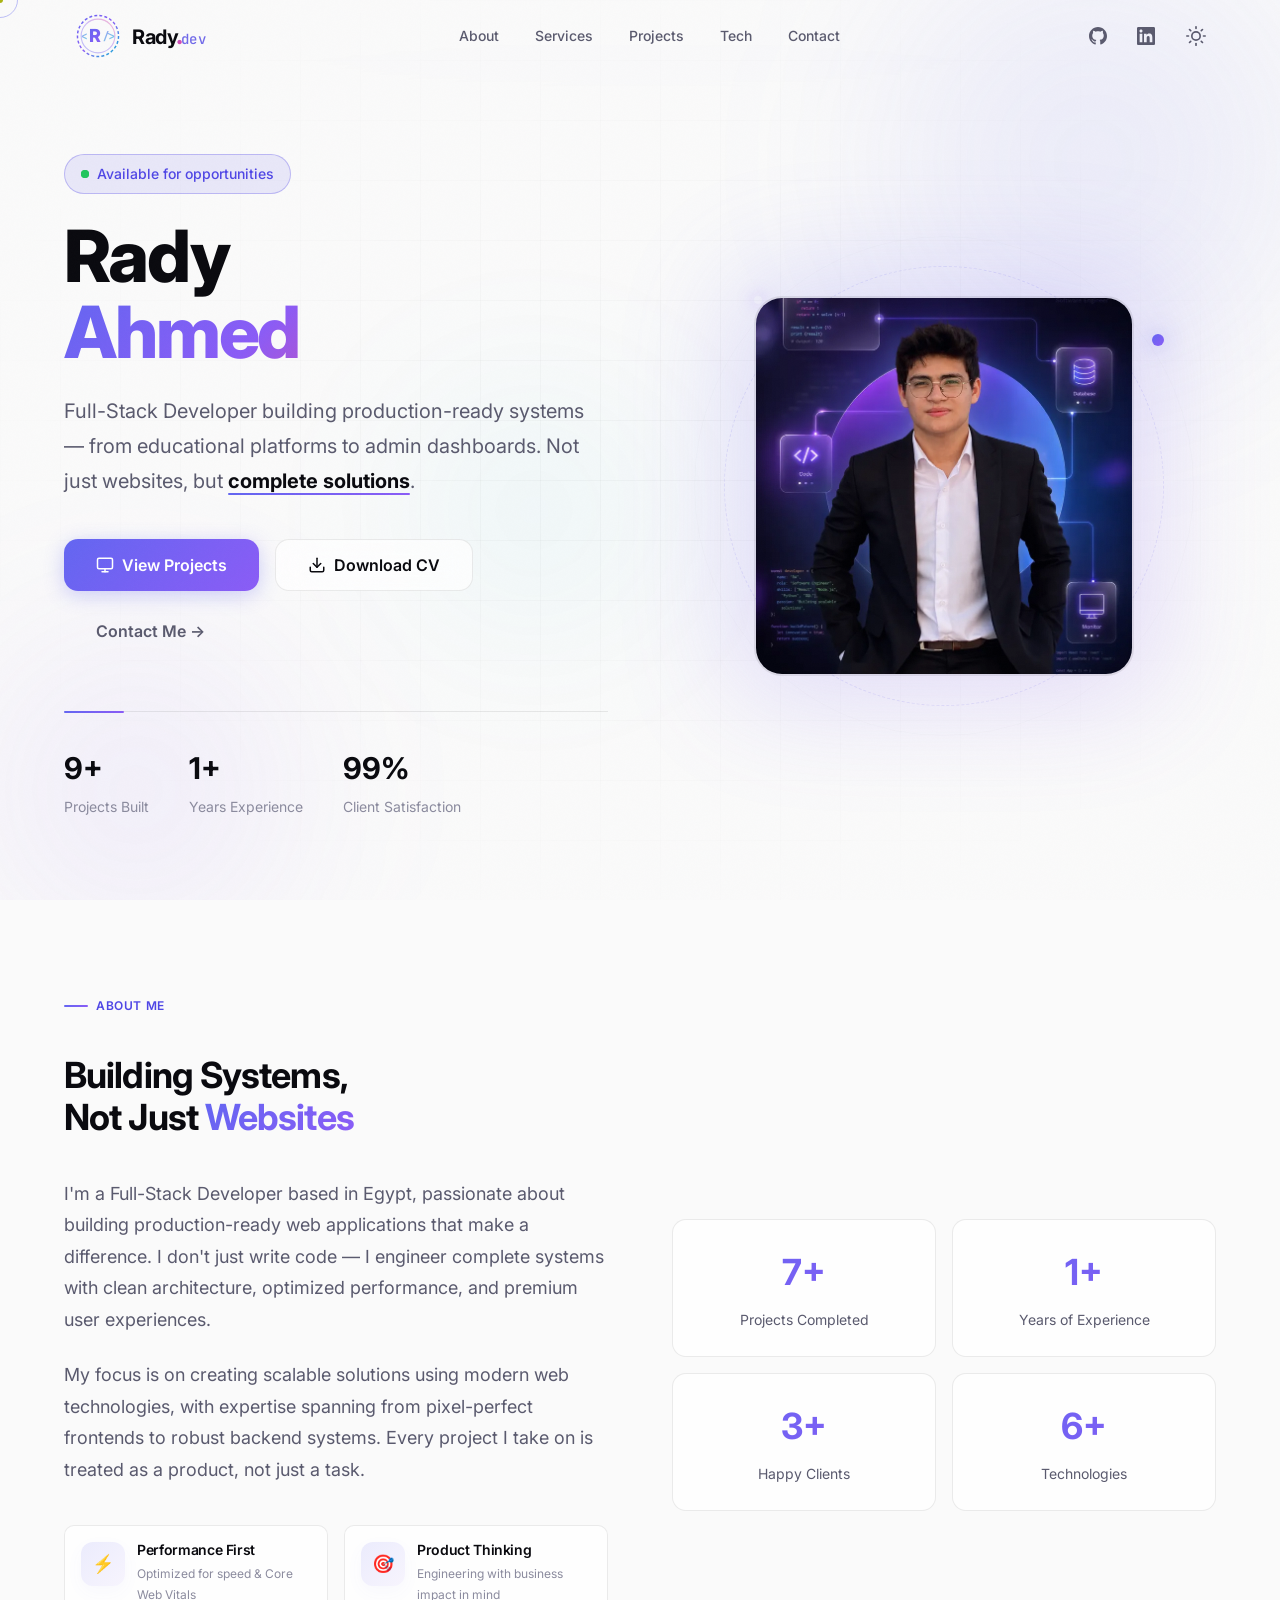
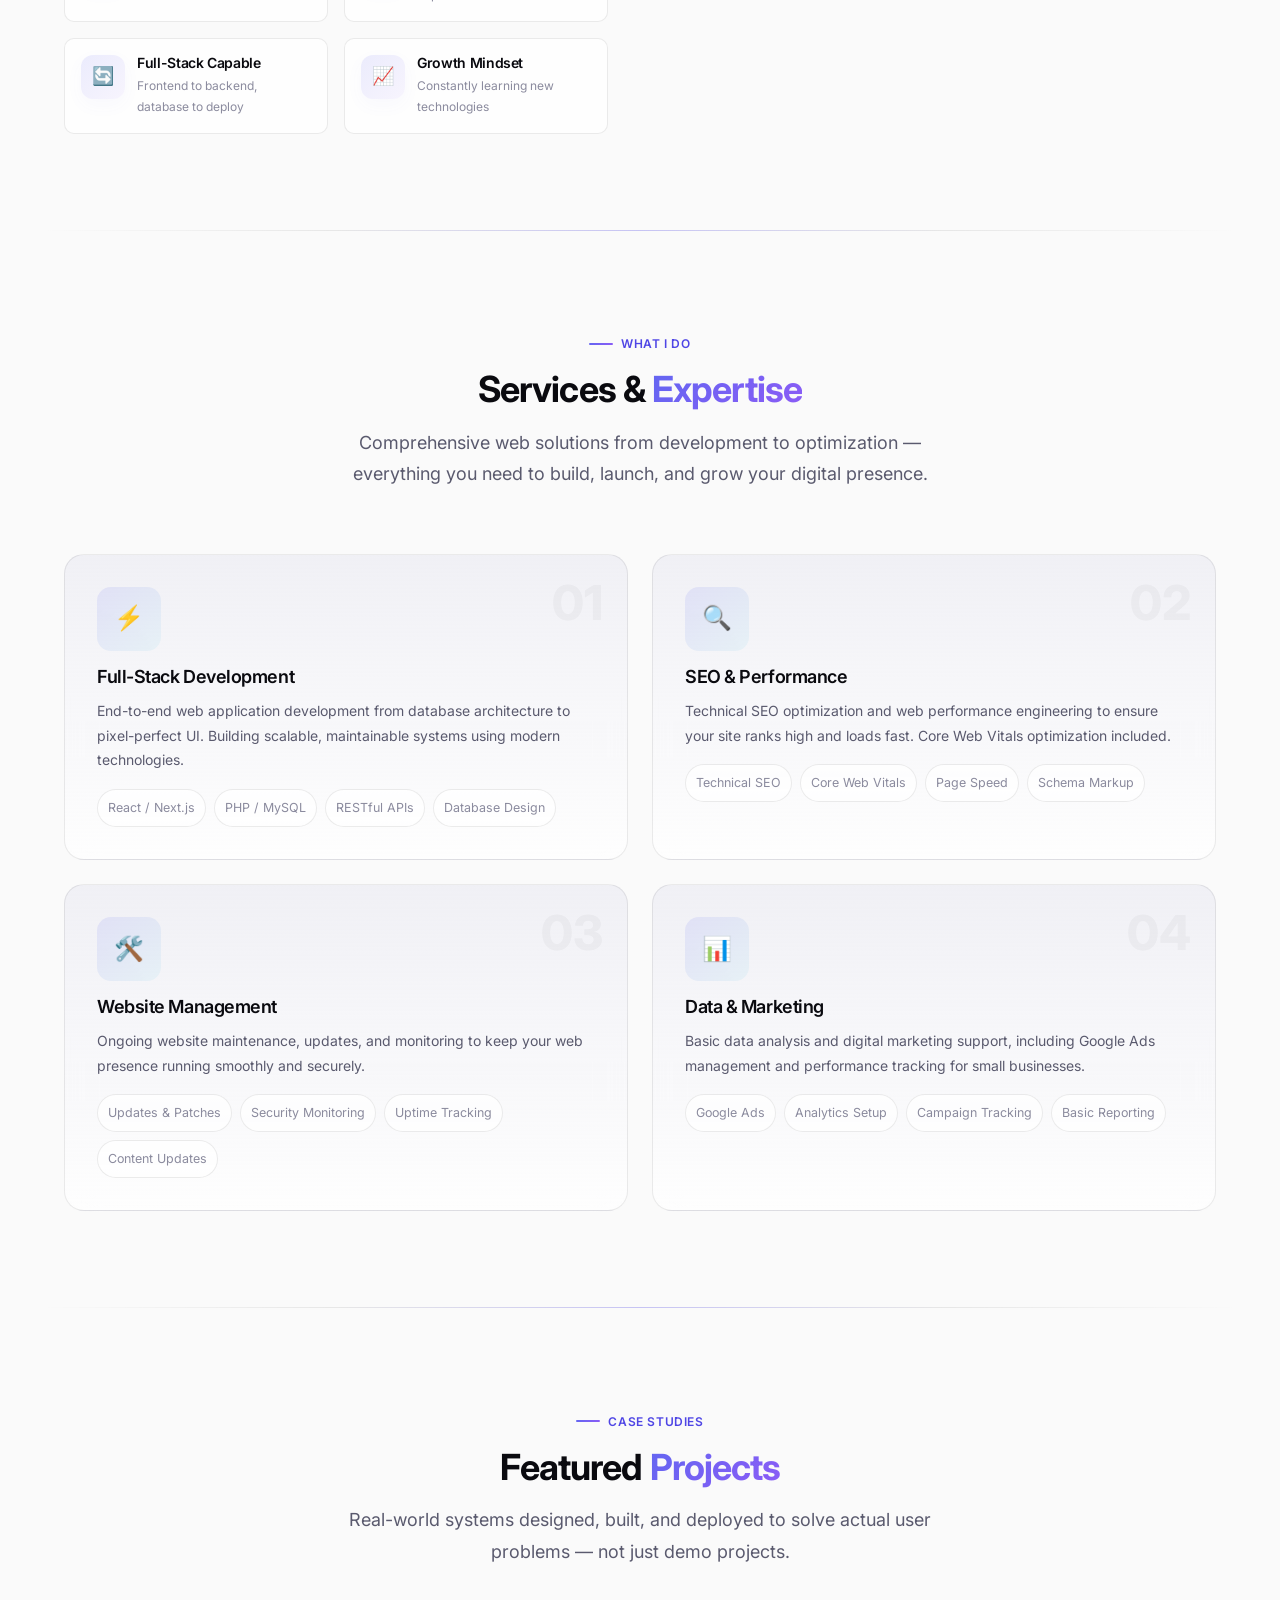
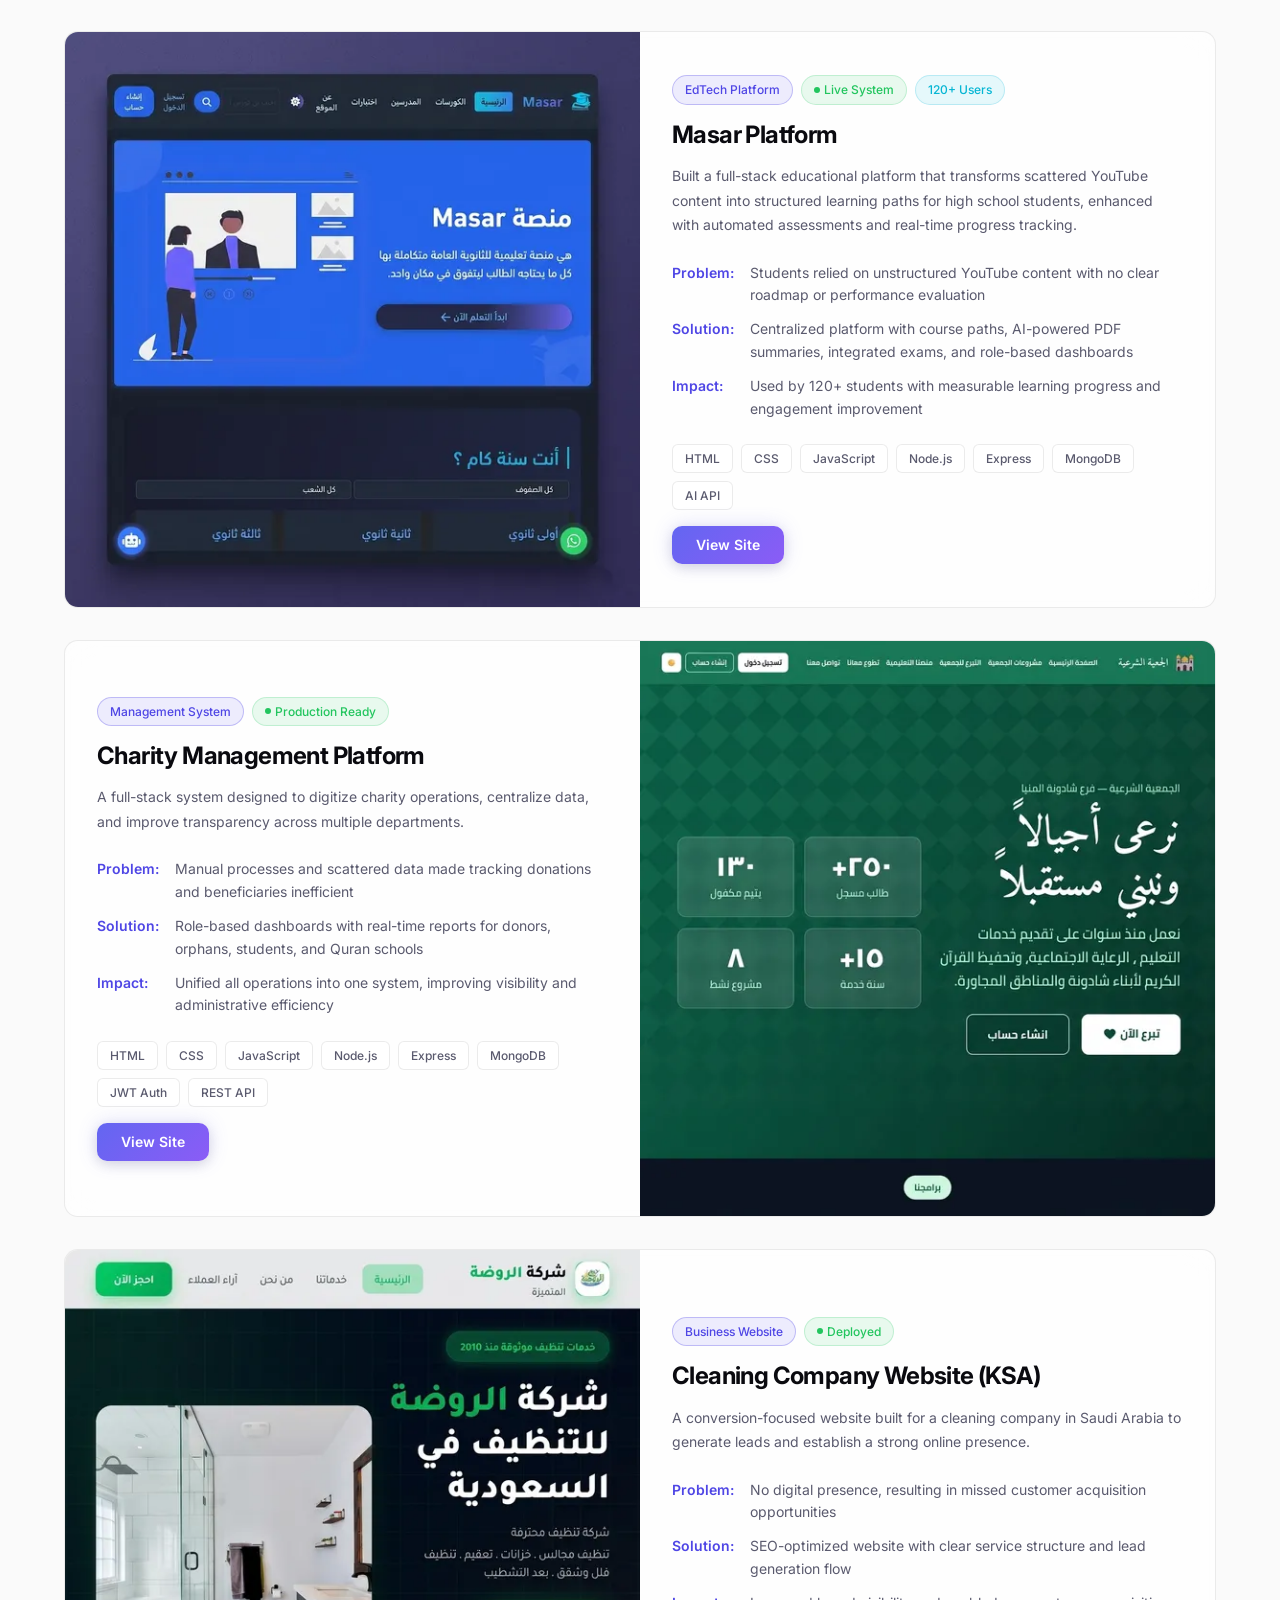
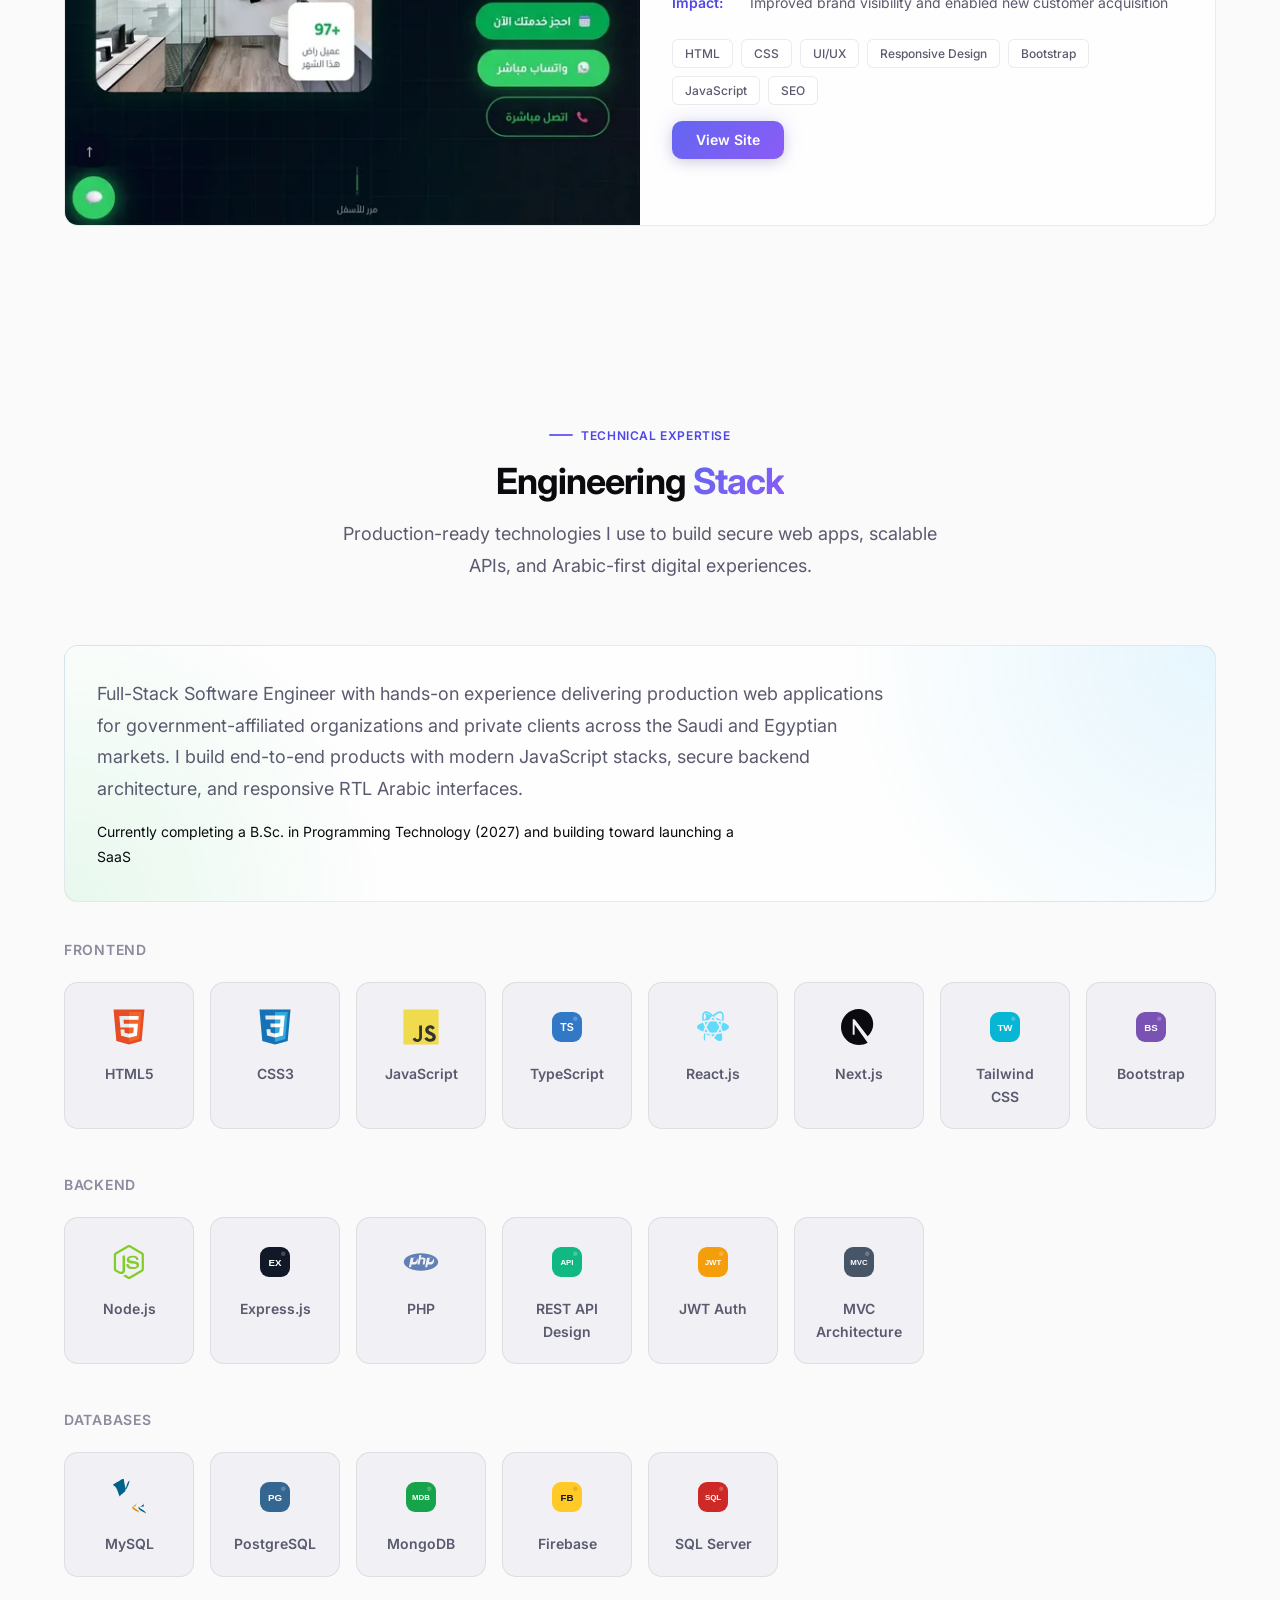
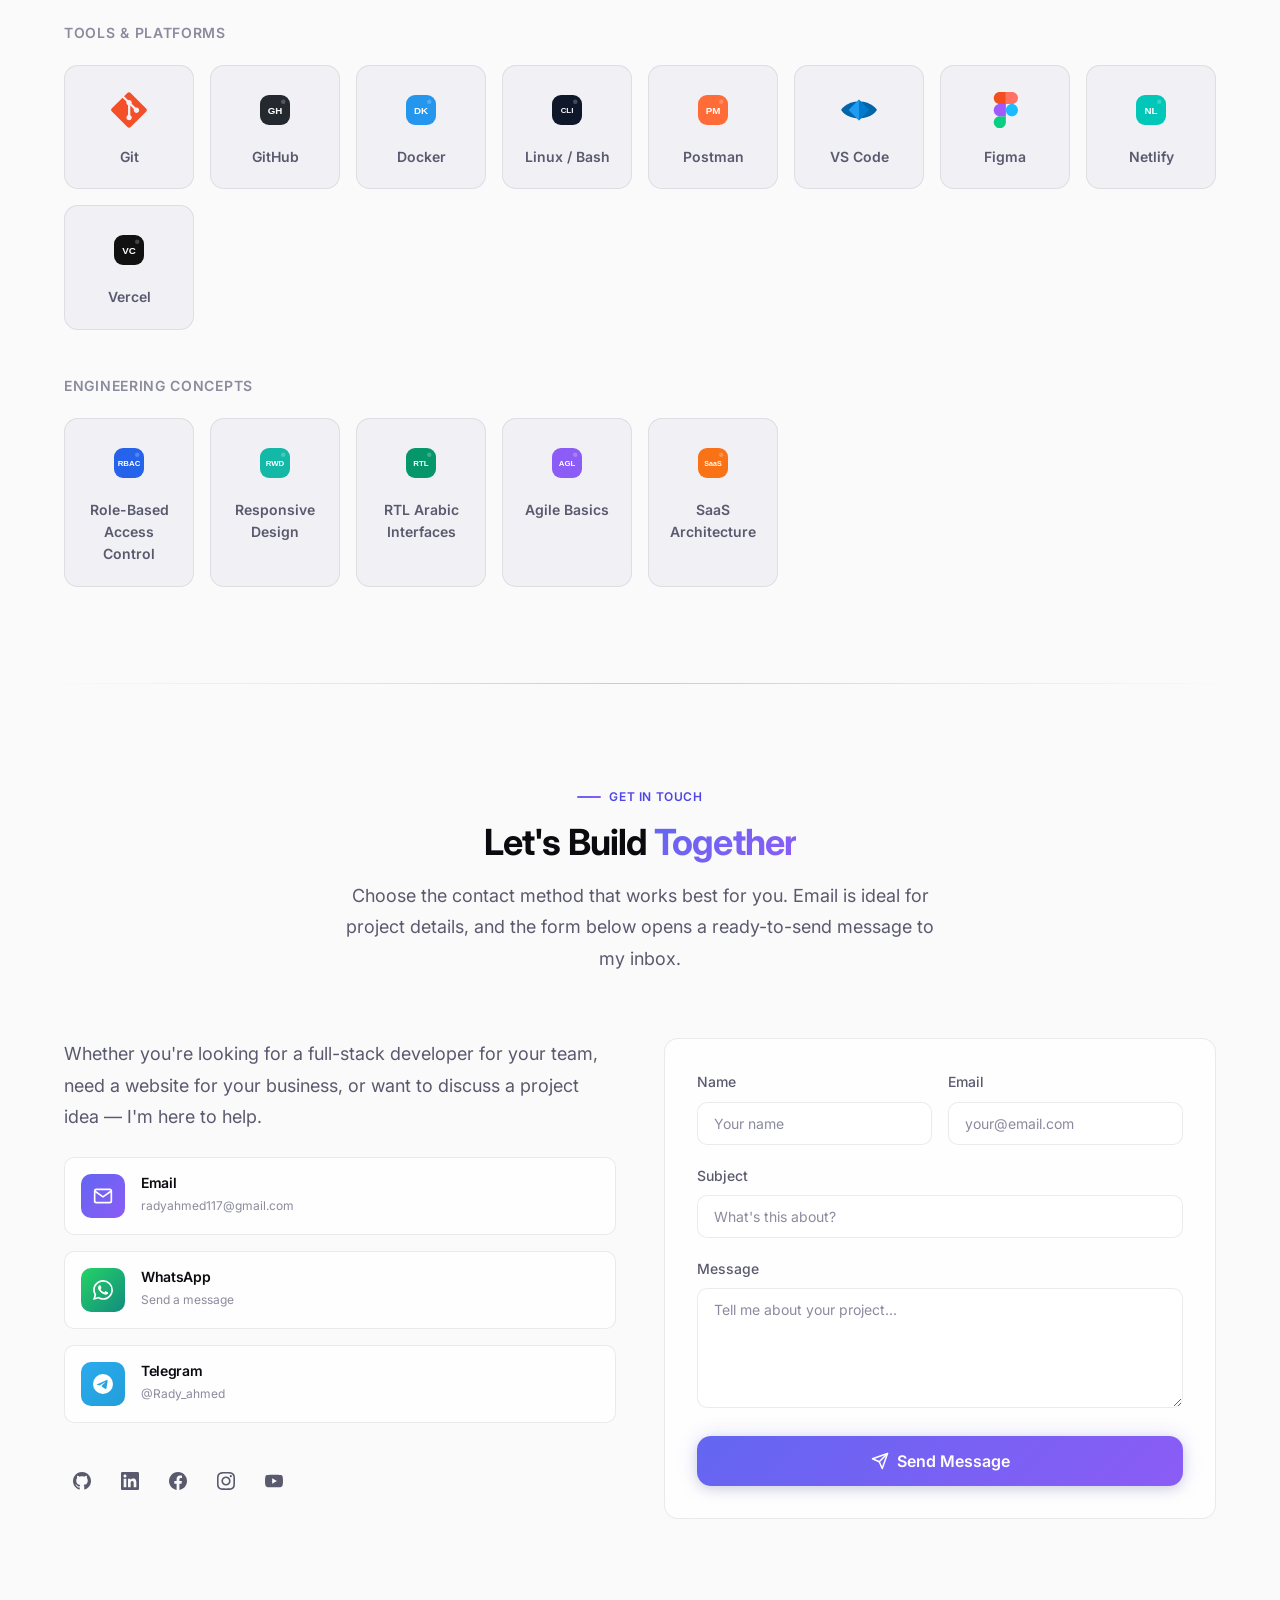
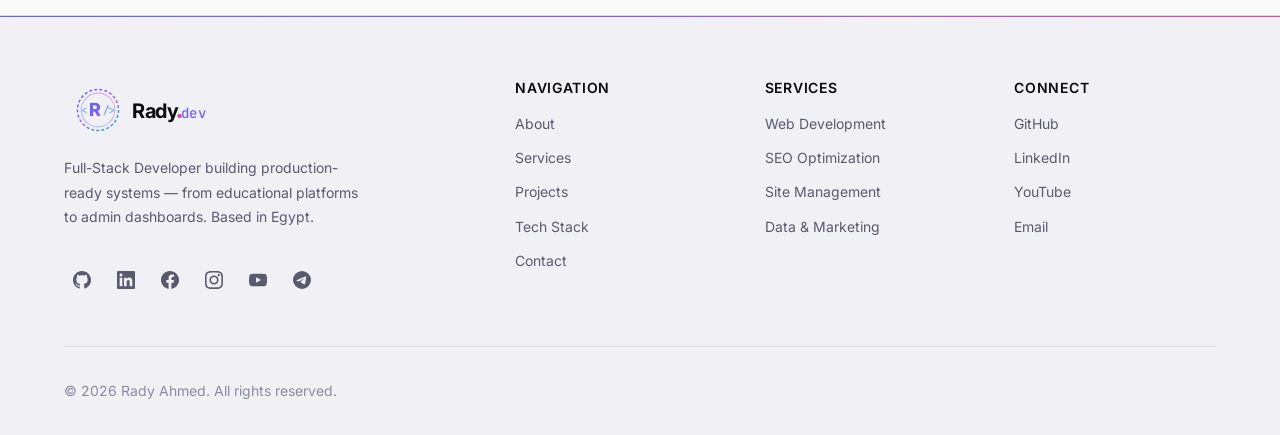
<file: index.html>
<!DOCTYPE html>
<html lang="en" data-theme="dark">

<head>
  <meta charset="UTF-8">
  <meta name="viewport" content="width=device-width, initial-scale=1.0">

  <!-- ═══════════════════════════════════
       PRIMARY SEO
       ═══════════════════════════════════ -->
  <title>Rady Ahmed — Full-Stack Developer | React, Next.js, PHP | Egypt</title>
  <meta name="description"
    content="Rady Ahmed is a Full-Stack Developer from Egypt. I build production-ready web applications, educational platforms, and admin dashboards using React, Next.js, Node.js, PHP, and MySQL. View my portfolio and case studies.">
  <meta name="keywords"
    content="Rady Ahmed, راضي أحمد, Full-Stack Developer, Web Developer Egypt, React Developer, Next.js Developer, PHP Developer, MySQL, Node.js, Portfolio, مطور ويب, مبرمج مصري">
  <meta name="author" content="Rady Ahmed">
  <meta name="robots" content="index, follow, max-image-preview:large, max-snippet:-1, max-video-preview:-1">
  <meta name="googlebot" content="index, follow, max-snippet:-1, max-image-preview:large">
  <link rel="canonical" href="https://radyahmd.netlify.app/">

  <!-- Google Search Console Verification -->
  <meta name="google-site-verification" content="google5f3110c0368ad9bf">

  <!-- ═══════════════════════════════════
       OPEN GRAPH (Facebook, LinkedIn, etc.)
       ═══════════════════════════════════ -->
  <meta property="og:type" content="website">
  <meta property="og:locale" content="en_US">
  <meta property="og:title" content="Rady Ahmed — Full-Stack Developer Portfolio">
  <meta property="og:description"
    content="Full-Stack Developer building production-ready systems — from educational platforms to admin dashboards. React, Next.js, PHP, Node.js.">
  <meta property="og:image" content="https://radyahmd.netlify.app/assets/images/portfilo.png">
  <meta property="og:image:width" content="1200">
  <meta property="og:image:height" content="630">
  <meta property="og:image:alt" content="Rady Ahmed — Full-Stack Developer Portfolio">
  <meta property="og:url" content="https://radyahmd.netlify.app/">
  <meta property="og:site_name" content="Rady Ahmed — Developer Portfolio">

  <!-- ═══════════════════════════════════
       TWITTER CARD
       ═══════════════════════════════════ -->
  <meta name="twitter:card" content="summary_large_image">
  <meta name="twitter:title" content="Rady Ahmed — Full-Stack Developer">
  <meta name="twitter:description"
    content="Building production-ready web applications, educational platforms, and admin dashboards from Egypt.">
  <meta name="twitter:image" content="https://radyahmd.netlify.app/assets/images/portfilo.png">
  <meta name="twitter:image:alt" content="Rady Ahmed Developer Portfolio">
  <meta name="twitter:creator" content="@rady_ahmed">

  <!-- Favicon & PWA -->
  <link rel="icon" type="image/svg+xml" href="favicon.svg">
  <link rel="apple-touch-icon" href="favicon.svg">
  <link rel="manifest" href="manifest.json">
  <meta name="theme-color" content="#6366f1">
  <meta name="apple-mobile-web-app-capable" content="yes">
  <meta name="apple-mobile-web-app-status-bar-style" content="black-translucent">
  <meta name="mobile-web-app-capable" content="yes">

  <!-- Performance: DNS Prefetch & Preconnect -->
  <link rel="dns-prefetch" href="https://fonts.googleapis.com">
  <link rel="dns-prefetch" href="https://fonts.gstatic.com">
  <link rel="dns-prefetch" href="https://formsubmit.co">
  <link rel="preconnect" href="https://fonts.googleapis.com">
  <link rel="preconnect" href="https://fonts.gstatic.com" crossorigin>

  <!-- Fonts (display=swap ensures text is visible during font load) -->
  <link
    href="https://fonts.googleapis.com/css2?family=Inter:wght@400;500;600;700;800&family=Noto+Sans+Arabic:wght@400;500;600;700&family=JetBrains+Mono:wght@400;500&display=swap"
    rel="stylesheet">

  <!-- Performance: Preload Critical Resources -->
  <link rel="preload" href="css/variables.css" as="style">
  <link rel="preload" href="css/base.css" as="style">
  <link rel="preload" href="assets/images/portfilo.webp" as="image" type="image/webp">

  <!-- Security Headers -->
  <meta http-equiv="X-Content-Type-Options" content="nosniff">
  <meta http-equiv="X-Frame-Options" content="DENY">
  <meta http-equiv="X-XSS-Protection" content="1; mode=block">
  <meta name="referrer" content="strict-origin-when-cross-origin">
  <meta http-equiv="Permissions-Policy" content="camera=(), microphone=(), geolocation=()">

  <!-- Styles -->
  <link rel="stylesheet" href="css/variables.css">
  <link rel="stylesheet" href="css/base.css">
  <link rel="stylesheet" href="css/components.css">
  <link rel="stylesheet" href="css/layout.css">
  <link rel="stylesheet" href="css/sections.css">
  <link rel="stylesheet" href="css/animations.css">
  <link rel="stylesheet" href="css/responsive.css">
  <link rel="stylesheet" href="css/ux-improvements.css">
  <link rel="stylesheet" href="css/header-enhanced.css">
  <link rel="stylesheet" href="css/security.css">

  <!-- ═══════════════════════════════════
       STRUCTURED DATA (JSON-LD)
       Google Rich Results & Knowledge Graph
       ═══════════════════════════════════ -->

  <!-- Schema 1: WebSite — Enables site name in search results -->
  <script type="application/ld+json">
  {
    "@context": "https://schema.org",
    "@type": "WebSite",
    "name": "Rady Ahmed — Full-Stack Developer",
    "alternateName": ["Rady Ahmed Portfolio", "radyahmd.netlify.app", "رادي أحمد"],
    "url": "https://radyahmd.netlify.app/",
    "description": "Portfolio of Rady Ahmed, a Full-Stack Developer from Egypt building production-ready web applications.",
    "inLanguage": "en",
    "publisher": {
      "@type": "Person",
      "name": "Rady Ahmed"
    }
  }
  </script>

  <!-- Schema 2: Person — Knowledge Panel & Rich Results -->
  <script type="application/ld+json">
  {
    "@context": "https://schema.org",
    "@type": "Person",
    "name": "Rady Ahmed",
    "alternateName": "راضي أحمد",
    "givenName": "Rady",
    "familyName": "Ahmed",
    "jobTitle": "Full-Stack Developer",
    "description": "Full-Stack Developer from Egypt specializing in React, Next.js, Node.js, PHP, and MySQL. Building production-ready web applications and scalable systems.",
    "url": "https://radyahmd.netlify.app/",
    "image": "https://radyahmd.netlify.app/assets/images/portfilo.png",
    "email": "mailto:radyahmed117@gmail.com",
    "telephone": "+201101970882",
    "nationality": {
      "@type": "Country",
      "name": "Egypt"
    },
    "address": {
      "@type": "PostalAddress",
      "addressCountry": "EG"
    },
    "sameAs": [
      "https://github.com/rady-ahmd",
      "https://www.linkedin.com/in/rady-ahmed",
      "https://www.facebook.com/radyahmed0",
      "https://www.instagram.com/radyahmed0",
      "https://www.youtube.com/@rady_ahmed",
      "https://t.me/Rady_ahmed"
    ],
    "knowsAbout": [
      "Full-Stack Web Development",
      "React.js", "Next.js", "TypeScript",
      "Node.js", "Express.js", "PHP",
      "MySQL", "MongoDB", "PostgreSQL",
      "REST API Design", "JWT Authentication",
      "SEO Optimization", "UI/UX Design",
      "Responsive Web Design", "RTL Arabic Interfaces"
    ],
    "hasOccupation": {
      "@type": "Occupation",
      "name": "Full-Stack Developer",
      "occupationLocation": {
        "@type": "Country",
        "name": "Egypt"
      },
      "skills": "React, Next.js, Node.js, PHP, MySQL, MongoDB, TypeScript, REST APIs"
    },
    "makesOffer": [
      {
        "@type": "Offer",
        "itemOffered": {
          "@type": "Service",
          "name": "Full-Stack Web Development",
          "description": "End-to-end web application development from database architecture to pixel-perfect UI."
        }
      },
      {
        "@type": "Offer",
        "itemOffered": {
          "@type": "Service",
          "name": "SEO & Performance Optimization",
          "description": "Technical SEO and Core Web Vitals optimization for higher search rankings."
        }
      },
      {
        "@type": "Offer",
        "itemOffered": {
          "@type": "Service",
          "name": "Website Management & Maintenance",
          "description": "Ongoing website maintenance, security monitoring, and performance tracking."
        }
      }
    ]
  }
  </script>

  <!-- Schema 3: WebPage — Current page context with project listings -->
  <script type="application/ld+json">
  {
    "@context": "https://schema.org",
    "@type": "WebPage",
    "name": "Rady Ahmed — Full-Stack Developer Portfolio",
    "description": "Portfolio showcasing production-ready web applications, educational platforms, and admin systems built by Rady Ahmed.",
    "url": "https://radyahmd.netlify.app/",
    "inLanguage": "en",
    "isPartOf": {
      "@type": "WebSite",
      "name": "Rady Ahmed",
      "url": "https://radyahmd.netlify.app/"
    },
    "about": {
      "@type": "Person",
      "name": "Rady Ahmed"
    },
    "mainEntity": {
      "@type": "ItemList",
      "name": "Featured Projects",
      "numberOfItems": 3,
      "itemListElement": [
        {
          "@type": "ListItem",
          "position": 1,
          "item": {
            "@type": "WebApplication",
            "name": "Masar Platform",
            "description": "Full-stack educational platform transforming YouTube content into structured learning paths with automated assessments.",
            "applicationCategory": "Education",
            "operatingSystem": "Web",
            "url": "https://github.com/rady-ahmed/masar"
          }
        },
        {
          "@type": "ListItem",
          "position": 2,
          "item": {
            "@type": "WebApplication",
            "name": "Charity Management Platform",
            "description": "Full-stack system for digitizing charity operations with role-based dashboards and real-time reporting.",
            "applicationCategory": "Management",
            "operatingSystem": "Web",
            "url": "https://algm3a.netlify.app"
          }
        },
        {
          "@type": "ListItem",
          "position": 3,
          "item": {
            "@type": "WebApplication",
            "name": "Cleaning Company Website",
            "description": "Conversion-focused business website for a cleaning company in Saudi Arabia with SEO optimization.",
            "applicationCategory": "Business",
            "operatingSystem": "Web",
            "url": "https://rwda.netlify.app"
          }
        }
      ]
    }
  }
  </script>

  <!-- Schema 4: BreadcrumbList — Navigation context for Google -->
  <script type="application/ld+json">
  {
    "@context": "https://schema.org",
    "@type": "BreadcrumbList",
    "itemListElement": [
      { "@type": "ListItem", "position": 1, "name": "Home", "item": "https://radyahmd.netlify.app/" },
      { "@type": "ListItem", "position": 2, "name": "About", "item": "https://radyahmd.netlify.app/#about" },
      { "@type": "ListItem", "position": 3, "name": "Services", "item": "https://radyahmd.netlify.app/#services" },
      { "@type": "ListItem", "position": 4, "name": "Projects", "item": "https://radyahmd.netlify.app/#projects" },
      { "@type": "ListItem", "position": 5, "name": "Tech Stack", "item": "https://radyahmd.netlify.app/#tech" },
      { "@type": "ListItem", "position": 6, "name": "Contact", "item": "https://radyahmd.netlify.app/#contact" }
    ]
  }
  </script>
</head>

<body>

  <!-- Skip to Content — Accessibility -->
  <a href="#hero" class="skip-to-content">Skip to main content</a>

  <!-- NoScript Fallback -->
  <noscript>
    <style>
      .preloader {
        display: none !important;
      }

      .reveal,
      .reveal-scale,
      .reveal-left,
      .reveal-right {
        opacity: 1 !important;
        transform: none !important;
      }

      .cursor-dot,
      .cursor-ring {
        display: none !important;
      }

      .scroll-progress {
        display: none !important;
      }
    </style>
  </noscript>

  <!-- ═══════════════════════════════════
       PRELOADER
       ═══════════════════════════════════ -->
  <div class="preloader" id="preloader">
    <div class="preloader-inner">
      <div class="preloader-logo">
        <span class="preloader-bracket">&lt;</span>
        <span class="preloader-letter">R</span>
        <span class="preloader-bracket">/&gt;</span>
      </div>
      <div class="preloader-bar">
        <div class="preloader-bar-fill"></div>
      </div>
    </div>
  </div>

  <!-- Scroll Progress Bar -->
  <div class="scroll-progress" id="scroll-progress">
    <div class="scroll-progress-fill" id="scroll-progress-fill"></div>
  </div>

  <!-- ════════════════════════════════════
       HEADER / NAVIGATION
       ════════════════════════════════════ -->
  <header class="header" id="header">
    <div class="header-inner">
      <a href="#" class="logo" aria-label="Rady Ahmed - Home">
        <div class="logo-mark">
          <svg class="logo-ring" viewBox="0 0 60 60" fill="none" xmlns="http://www.w3.org/2000/svg">
            <defs>
              <linearGradient id="logoGrad1" x1="0%" y1="0%" x2="100%" y2="100%">
                <stop offset="0%" stop-color="#6366f1" />
                <stop offset="50%" stop-color="#8b5cf6" />
                <stop offset="100%" stop-color="#06b6d4" />
              </linearGradient>
              <linearGradient id="logoGrad2" x1="100%" y1="0%" x2="0%" y2="100%">
                <stop offset="0%" stop-color="#ec4899" />
                <stop offset="50%" stop-color="#8b5cf6" />
                <stop offset="100%" stop-color="#6366f1" />
              </linearGradient>
            </defs>
            <circle cx="30" cy="30" r="28" stroke="url(#logoGrad1)" stroke-width="2" stroke-dasharray="4 3"
              class="logo-ring-outer" />
            <circle cx="30" cy="30" r="23" stroke="url(#logoGrad2)" stroke-width="1.5" opacity="0.4"
              class="logo-ring-inner" />
          </svg>
          <div class="logo-letter-wrap">
            <span class="logo-bracket logo-bracket-left">&lt;</span>
            <span class="logo-letter">R</span>
            <span class="logo-bracket logo-bracket-right">/&gt;</span>
          </div>
        </div>
        <div class="logo-text">
          <span class="logo-name">Rady</span>
          <span class="logo-dot">.</span>
          <span class="logo-surname">dev</span>
        </div>
      </a>

      <nav class="nav" aria-label="Main navigation">
        <a href="#about" class="nav-link">About</a>
        <a href="#services" class="nav-link">Services</a>
        <a href="#projects" class="nav-link">Projects</a>
        <a href="#tech" class="nav-link">Tech</a>
        <a href="#contact" class="nav-link">Contact</a>
      </nav>

      <div class="header-actions">
        <a href="https://github.com/rady-ahmd" target="_blank" rel="noopener noreferrer" class="social-link"
          data-tooltip="GitHub" aria-label="GitHub Profile">
          <svg viewBox="0 0 24 24" fill="currentColor">
            <path
              d="M12 0c-6.626 0-12 5.373-12 12 0 5.302 3.438 9.8 8.207 11.387.599.111.793-.261.793-.577v-2.234c-3.338.726-4.033-1.416-4.033-1.416-.546-1.387-1.333-1.756-1.333-1.756-1.089-.745.083-.729.083-.729 1.205.084 1.839 1.237 1.839 1.237 1.07 1.834 2.807 1.304 3.492.997.107-.775.418-1.305.762-1.604-2.665-.305-5.467-1.334-5.467-5.931 0-1.311.469-2.381 1.236-3.221-.124-.303-.535-1.524.117-3.176 0 0 1.008-.322 3.301 1.23.957-.266 1.983-.399 3.003-.404 1.02.005 2.047.138 3.006.404 2.291-1.552 3.297-1.23 3.297-1.23.653 1.653.242 2.874.118 3.176.77.84 1.235 1.911 1.235 3.221 0 4.609-2.807 5.624-5.479 5.921.43.372.823 1.102.823 2.222v3.293c0 .319.192.694.801.576 4.765-1.589 8.199-6.086 8.199-11.386 0-6.627-5.373-12-12-12z" />
          </svg>
        </a>
        <a href="https://www.linkedin.com/in/rady-ahmed" target="_blank" rel="noopener noreferrer" class="social-link"
          data-tooltip="LinkedIn" aria-label="LinkedIn Profile">
          <svg viewBox="0 0 24 24" fill="currentColor">
            <path
              d="M20.447 20.452h-3.554v-5.569c0-1.328-.027-3.037-1.852-3.037-1.853 0-2.136 1.445-2.136 2.939v5.667H9.351V9h3.414v1.561h.046c.477-.9 1.637-1.85 3.37-1.85 3.601 0 4.267 2.37 4.267 5.455v6.286zM5.337 7.433c-1.144 0-2.063-.926-2.063-2.065 0-1.138.92-2.063 2.063-2.063 1.14 0 2.064.925 2.064 2.063 0 1.139-.925 2.065-2.064 2.065zm1.782 13.019H3.555V9h3.564v11.452zM22.225 0H1.771C.792 0 0 .774 0 1.729v20.542C0 23.227.792 24 1.771 24h20.451C23.2 24 24 23.227 24 22.271V1.729C24 .774 23.2 0 22.222 0h.003z" />
          </svg>
        </a>
        <button class="theme-toggle" aria-label="Toggle dark/light mode">
          <svg class="icon-moon" viewBox="0 0 24 24" fill="none" stroke="currentColor" stroke-width="2"
            stroke-linecap="round" stroke-linejoin="round">
            <path d="M21 12.79A9 9 0 1 1 11.21 3 7 7 0 0 0 21 12.79z"></path>
          </svg>
          <svg class="icon-sun" viewBox="0 0 24 24" fill="none" stroke="currentColor" stroke-width="2"
            stroke-linecap="round" stroke-linejoin="round">
            <circle cx="12" cy="12" r="5"></circle>
            <line x1="12" y1="1" x2="12" y2="3"></line>
            <line x1="12" y1="21" x2="12" y2="23"></line>
            <line x1="4.22" y1="4.22" x2="5.64" y2="5.64"></line>
            <line x1="18.36" y1="18.36" x2="19.78" y2="19.78"></line>
            <line x1="1" y1="12" x2="3" y2="12"></line>
            <line x1="21" y1="12" x2="23" y2="12"></line>
            <line x1="4.22" y1="19.78" x2="5.64" y2="18.36"></line>
            <line x1="18.36" y1="5.64" x2="19.78" y2="4.22"></line>
          </svg>
        </button>
        <button class="mobile-menu-btn" aria-label="Toggle mobile menu">
          <div class="hamburger">
            <span></span>
            <span></span>
            <span></span>
          </div>
        </button>
      </div>
    </div>
  </header>

  <!-- Mobile Navigation -->
  <div class="mobile-nav" id="mobile-nav">
    <div class="mobile-nav-links">
      <a href="#about" class="mobile-nav-link">About</a>
      <a href="#services" class="mobile-nav-link">Services</a>
      <a href="#projects" class="mobile-nav-link">Projects</a>

      <a href="#tech" class="mobile-nav-link">Tech Stack</a>
      <a href="#contact" class="mobile-nav-link">Contact</a>
    </div>
    <div class="mobile-nav-socials">
      <a href="https://github.com/rady-ahmed" target="_blank" rel="noopener noreferrer" class="social-link"
        aria-label="GitHub">
        <svg viewBox="0 0 24 24" fill="currentColor">
          <path
            d="M12 0c-6.626 0-12 5.373-12 12 0 5.302 3.438 9.8 8.207 11.387.599.111.793-.261.793-.577v-2.234c-3.338.726-4.033-1.416-4.033-1.416-.546-1.387-1.333-1.756-1.333-1.756-1.089-.745.083-.729.083-.729 1.205.084 1.839 1.237 1.839 1.237 1.07 1.834 2.807 1.304 3.492.997.107-.775.418-1.305.762-1.604-2.665-.305-5.467-1.334-5.467-5.931 0-1.311.469-2.381 1.236-3.221-.124-.303-.535-1.524.117-3.176 0 0 1.008-.322 3.301 1.23.957-.266 1.983-.399 3.003-.404 1.02.005 2.047.138 3.006.404 2.291-1.552 3.297-1.23 3.297-1.23.653 1.653.242 2.874.118 3.176.77.84 1.235 1.911 1.235 3.221 0 4.609-2.807 5.624-5.479 5.921.43.372.823 1.102.823 2.222v3.293c0 .319.192.694.801.576 4.765-1.589 8.199-6.086 8.199-11.386 0-6.627-5.373-12-12-12z" />
        </svg>
      </a>
      <a href="https://www.linkedin.com/in/rady-ahmed" target="_blank" rel="noopener noreferrer" class="social-link"
        aria-label="LinkedIn">
        <svg viewBox="0 0 24 24" fill="currentColor">
          <path
            d="M20.447 20.452h-3.554v-5.569c0-1.328-.027-3.037-1.852-3.037-1.853 0-2.136 1.445-2.136 2.939v5.667H9.351V9h3.414v1.561h.046c.477-.9 1.637-1.85 3.37-1.85 3.601 0 4.267 2.37 4.267 5.455v6.286zM5.337 7.433c-1.144 0-2.063-.926-2.063-2.065 0-1.138.92-2.063 2.063-2.063 1.14 0 2.064.925 2.064 2.063 0 1.139-.925 2.065-2.064 2.065zm1.782 13.019H3.555V9h3.564v11.452zM22.225 0H1.771C.792 0 0 .774 0 1.729v20.542C0 23.227.792 24 1.771 24h20.451C23.2 24 24 23.227 24 22.271V1.729C24 .774 23.2 0 22.222 0h.003z" />
        </svg>
      </a>
      <a href="https://www.youtube.com/@rady_ahmed" target="_blank" rel="noopener noreferrer" class="social-link"
        aria-label="YouTube">
        <svg viewBox="0 0 24 24" fill="currentColor">
          <path
            d="M23.498 6.186a3.016 3.016 0 0 0-2.122-2.136C19.505 3.545 12 3.545 12 3.545s-7.505 0-9.377.505A3.017 3.017 0 0 0 .502 6.186C0 8.07 0 12 0 12s0 3.93.502 5.814a3.016 3.016 0 0 0 2.122 2.136c1.871.505 9.376.505 9.376.505s7.505 0 9.377-.505a3.015 3.015 0 0 0 2.122-2.136C24 15.93 24 12 24 12s0-3.93-.502-5.814zM9.545 15.568V8.432L15.818 12l-6.273 3.568z" />
        </svg>
      </a>
      <a href="https://t.me/Rady_ahmed" target="_blank" rel="noopener noreferrer" class="social-link"
        aria-label="Telegram">
        <svg viewBox="0 0 24 24" fill="currentColor">
          <path
            d="M11.944 0A12 12 0 0 0 0 12a12 12 0 0 0 12 12 12 12 0 0 0 12-12A12 12 0 0 0 12 0a12 12 0 0 0-.056 0zm4.962 7.224c.1-.002.321.023.465.14a.506.506 0 0 1 .171.325c.016.093.036.306.02.472-.18 1.898-.962 6.502-1.36 8.627-.168.9-.499 1.201-.82 1.23-.696.065-1.225-.46-1.9-.902-1.056-.693-1.653-1.124-2.678-1.8-1.185-.78-.417-1.21.258-1.91.177-.184 3.247-2.977 3.307-3.23.007-.032.014-.15-.056-.212s-.174-.041-.249-.024c-.106.024-1.793 1.14-5.061 3.345-.479.33-.913.49-1.302.48-.428-.008-1.252-.241-1.865-.44-.752-.245-1.349-.374-1.297-.789.027-.216.325-.437.893-.663 3.498-1.524 5.83-2.529 6.998-3.014 3.332-1.386 4.025-1.627 4.476-1.635z" />
        </svg>
      </a>
    </div>
  </div>

  <main>
    <!-- ════════════════════════════════════
         HERO SECTION
         ════════════════════════════════════ -->
    <section class="hero" id="hero">
      <div class="hero-bg">
        <div class="hero-grid"></div>
        <div class="hero-orb hero-orb-1"></div>
        <div class="hero-orb hero-orb-2"></div>
        <div class="hero-orb hero-orb-3"></div>
      </div>

      <div class="container">
        <div class="hero-inner">
          <div class="hero-content">
            <div class="hero-badge reveal">
              <span class="pulse"></span>
              Available for opportunities
            </div>

            <h1 class="hero-title reveal reveal-delay-1">
              Rady<br><span class="text-gradient">Ahmed</span>
            </h1>

            <p class="hero-subtitle reveal reveal-delay-2">
              Full-Stack Developer building production-ready systems — from educational platforms to admin dashboards.
              Not just websites, but <strong style="color: var(--text-primary)">complete solutions</strong>.
            </p>

            <div class="hero-cta reveal reveal-delay-3">
              <a href="#projects" class="btn btn-primary btn-lg">
                <svg width="18" height="18" viewBox="0 0 24 24" fill="none" stroke="currentColor" stroke-width="2"
                  stroke-linecap="round" stroke-linejoin="round">
                  <rect x="2" y="3" width="20" height="14" rx="2" ry="2"></rect>
                  <line x1="8" y1="21" x2="16" y2="21"></line>
                  <line x1="12" y1="17" x2="12" y2="21"></line>
                </svg>
                View Projects
              </a>
              <a href="assets/Rady_Ahmed_CV.docx" download class="btn btn-secondary btn-lg">
                <svg width="18" height="18" viewBox="0 0 24 24" fill="none" stroke="currentColor" stroke-width="2"
                  stroke-linecap="round" stroke-linejoin="round">
                  <path d="M21 15v4a2 2 0 0 1-2 2H5a2 2 0 0 1-2-2v-4"></path>
                  <polyline points="7,10 12,15 17,10"></polyline>
                  <line x1="12" y1="15" x2="12" y2="3"></line>
                </svg>
                Download CV
              </a>
              <a href="#contact" class="btn btn-ghost btn-lg">
                Contact Me →
              </a>
            </div>

            <div class="hero-stats reveal reveal-delay-4">
              <div class="hero-stat">
                <div class="hero-stat-value" data-counter="10" data-suffix="+">0</div>
                <div class="hero-stat-label">Projects Built</div>
              </div>
              <div class="hero-stat">
                <div class="hero-stat-value" data-counter="2" data-suffix="+">0</div>
                <div class="hero-stat-label">Years Experience</div>
              </div>
              <div class="hero-stat">
                <div class="hero-stat-value" data-counter="100" data-suffix="%">0</div>
                <div class="hero-stat-label">Client Satisfaction</div>
              </div>
            </div>
          </div>

          <div class="hero-visual reveal-scale reveal-delay-2">
            <div class="hero-image-wrapper">
              <div class="hero-image-glow"></div>
              <img src="assets/images/portfilo.webp" alt="Rady Ahmed - Full-Stack Developer" class="hero-image"
                width="380" height="380" loading="eager">
            </div>
          </div>
        </div>
      </div>
    </section>

    <!-- ════════════════════════════════════
         ABOUT SECTION
         ════════════════════════════════════ -->
    <section class="section" id="about">
      <div class="container">
        <div class="about-grid">
          <div class="about-content">
            <span class="section-label reveal">About Me</span>
            <h2 class="section-title reveal reveal-delay-1">Building Systems,<br>Not Just <span
                class="text-gradient">Websites</span></h2>
            <p class="about-text reveal reveal-delay-2">
              I'm a Full-Stack Developer based in Egypt, passionate about building production-ready web applications
              that make a difference. I don't just write code — I engineer complete systems with clean architecture,
              optimized performance, and premium user experiences.
            </p>
            <p class="about-text reveal reveal-delay-3">
              My focus is on creating scalable solutions using modern web technologies, with expertise spanning from
              pixel-perfect frontends to robust backend systems. Every project I take on is treated as a product, not
              just a task.
            </p>

            <div class="about-highlights reveal reveal-delay-4">
              <div class="about-highlight">
                <div class="about-highlight-icon">⚡</div>
                <div class="about-highlight-text">
                  <h4>Performance First</h4>
                  <p>Optimized for speed & Core Web Vitals</p>
                </div>
              </div>
              <div class="about-highlight">
                <div class="about-highlight-icon">🎯</div>
                <div class="about-highlight-text">
                  <h4>Product Thinking</h4>
                  <p>Engineering with business impact in mind</p>
                </div>
              </div>
              <div class="about-highlight">
                <div class="about-highlight-icon">🔄</div>
                <div class="about-highlight-text">
                  <h4>Full-Stack Capable</h4>
                  <p>Frontend to backend, database to deploy</p>
                </div>
              </div>
              <div class="about-highlight">
                <div class="about-highlight-icon">📈</div>
                <div class="about-highlight-text">
                  <h4>Growth Mindset</h4>
                  <p>Constantly learning new technologies</p>
                </div>
              </div>
            </div>
          </div>

          <div class="about-stats-grid">
            <div class="about-stat reveal reveal-delay-1">
              <div class="about-stat-number" data-counter="10" data-suffix="+">0</div>
              <div class="about-stat-label">Projects Completed</div>
            </div>
            <div class="about-stat reveal reveal-delay-2">
              <div class="about-stat-number" data-counter="2" data-suffix="+">0</div>
              <div class="about-stat-label">Years of Experience</div>
            </div>
            <div class="about-stat reveal reveal-delay-3">
              <div class="about-stat-number" data-counter="5" data-suffix="+">0</div>
              <div class="about-stat-label">Happy Clients</div>
            </div>
            <div class="about-stat reveal reveal-delay-4">
              <div class="about-stat-number" data-counter="8" data-suffix="+">0</div>
              <div class="about-stat-label">Technologies</div>
            </div>
          </div>
        </div>
      </div>
    </section>

    <div class="divider container"></div>

    <!-- ════════════════════════════════════
         SERVICES SECTION
         ════════════════════════════════════ -->
    <section class="section" id="services">
      <div class="container">
        <div class="section-header">
          <span class="section-label reveal">What I Do</span>
          <h2 class="section-title reveal reveal-delay-1">Services & <span class="text-gradient">Expertise</span></h2>
          <p class="section-subtitle reveal reveal-delay-2">Comprehensive web solutions from development to optimization
            — everything you need to build, launch, and grow your digital presence.</p>
        </div>

        <div class="services-grid">
          <!-- Service 1 -->
          <div class="card card-glow service-card reveal reveal-delay-1">
            <span class="service-number">01</span>
            <div class="card-icon">⚡</div>
            <h3 class="card-title">Full-Stack Development</h3>
            <p class="card-description">End-to-end web application development from database architecture to
              pixel-perfect UI. Building scalable, maintainable systems using modern technologies.</p>
            <div class="service-features">
              <span class="service-feature">React / Next.js</span>
              <span class="service-feature">PHP / MySQL</span>
              <span class="service-feature">RESTful APIs</span>
              <span class="service-feature">Database Design</span>
            </div>
          </div>

          <!-- Service 2 -->
          <div class="card card-glow service-card reveal reveal-delay-2">
            <span class="service-number">02</span>
            <div class="card-icon">🔍</div>
            <h3 class="card-title">SEO & Performance</h3>
            <p class="card-description">Technical SEO optimization and web performance engineering to ensure your site
              ranks high and loads fast. Core Web Vitals optimization included.</p>
            <div class="service-features">
              <span class="service-feature">Technical SEO</span>
              <span class="service-feature">Core Web Vitals</span>
              <span class="service-feature">Page Speed</span>
              <span class="service-feature">Schema Markup</span>
            </div>
          </div>

          <!-- Service 3 -->
          <div class="card card-glow service-card reveal reveal-delay-3">
            <span class="service-number">03</span>
            <div class="card-icon">🛠️</div>
            <h3 class="card-title">Website Management</h3>
            <p class="card-description">Ongoing website maintenance, updates, and monitoring to keep your web presence
              running smoothly and securely.</p>
            <div class="service-features">
              <span class="service-feature">Updates & Patches</span>
              <span class="service-feature">Security Monitoring</span>
              <span class="service-feature">Uptime Tracking</span>
              <span class="service-feature">Content Updates</span>
            </div>
          </div>

          <!-- Service 4 -->
          <div class="card card-glow service-card reveal reveal-delay-4">
            <span class="service-number">04</span>
            <div class="card-icon">📊</div>
            <h3 class="card-title">Data & Marketing</h3>
            <p class="card-description">Basic data analysis and digital marketing support, including Google Ads
              management and performance tracking for small businesses.</p>
            <div class="service-features">
              <span class="service-feature">Google Ads</span>
              <span class="service-feature">Analytics Setup</span>
              <span class="service-feature">Campaign Tracking</span>
              <span class="service-feature">Basic Reporting</span>
            </div>
          </div>
        </div>
      </div>
    </section>

    <div class="divider container"></div>

    <!-- ════════════════════════════════════
     PROJECTS SECTION (FINAL)
     ════════════════════════════════════ -->
    <section class="section" id="projects">
      <div class="container">
        <div class="section-header">
          <span class="section-label reveal">Case Studies</span>
          <h2 class="section-title reveal reveal-delay-1">
            Featured <span class="text-gradient">Projects</span>
          </h2>
          <p class="section-subtitle reveal reveal-delay-2">
            Real-world systems designed, built, and deployed to solve actual user problems — not just demo projects.
          </p>
        </div>

        <div class="projects-grid">

          <!-- 🧩 Project 1: Masar -->
          <div class="card project-card reveal" style="padding: 0;">
            <div class="project-image-wrapper">
              <img src="assets/images/masar.webp" alt="Masar Platform — Educational learning paths system"
                class="project-image" loading="lazy" width="600" height="400">
              <div class="project-overlay"></div>
            </div>

            <div class="project-info">
              <div class="project-tags">
                <span class="badge badge-accent">EdTech Platform</span>
                <span class="badge badge-success badge-dot">Live System</span>
                <span class="badge badge-impact">120+ Users</span>
              </div>

              <h3 class="project-title">Masar Platform</h3>

              <p class="project-description">
                Built a full-stack educational platform that transforms scattered YouTube content into structured
                learning paths for high school students, enhanced with automated assessments and real-time progress
                tracking.
              </p>

              <div class="project-meta">
                <div class="project-meta-item">
                  <span class="project-meta-label">Problem:</span>
                  <span class="project-meta-value">
                    Students relied on unstructured YouTube content with no clear roadmap or performance evaluation
                  </span>
                </div>

                <div class="project-meta-item">
                  <span class="project-meta-label">Solution:</span>
                  <span class="project-meta-value">
                    Centralized platform with course paths, AI-powered PDF summaries, integrated exams, and role-based
                    dashboards
                  </span>
                </div>

                <div class="project-meta-item">
                  <span class="project-meta-label">Impact:</span>
                  <span class="project-meta-value">
                    Used by 120+ students with measurable learning progress and engagement improvement
                  </span>
                </div>
              </div>

              <div class="project-tech">
                <span class="tag">HTML</span>
                <span class="tag">CSS</span>
                <span class="tag">JavaScript</span>
                <span class="tag">Node.js</span>
                <span class="tag">Express</span>
                <span class="tag">MongoDB</span>
                <span class="tag">AI API</span>
              </div>

              <div class="project-actions">
                <a href="https://github.com/rady-ahmed/masar" class="btn btn-primary">View Site</a>
              </div>
            </div>
          </div>


          <!-- 🧩 Project 2: Charity -->
          <div class="card project-card reveal" style="padding: 0;">
            <div class="project-image-wrapper">
              <img src="assets/images/project-charity.webp"
                alt="Charity Management Platform — Admin operations dashboard" class="project-image" loading="lazy"
                width="600" height="400">
              <div class="project-overlay"></div>
            </div>

            <div class="project-info">
              <div class="project-tags">
                <span class="badge badge-accent">Management System</span>
                <span class="badge badge-success badge-dot">Production Ready</span>
              </div>

              <h3 class="project-title">Charity Management Platform</h3>

              <p class="project-description">
                A full-stack system designed to digitize charity operations, centralize data, and improve transparency
                across multiple departments.
              </p>

              <div class="project-meta">
                <div class="project-meta-item">
                  <span class="project-meta-label">Problem:</span>
                  <span class="project-meta-value">
                    Manual processes and scattered data made tracking donations and beneficiaries inefficient
                  </span>
                </div>

                <div class="project-meta-item">
                  <span class="project-meta-label">Solution:</span>
                  <span class="project-meta-value">
                    Role-based dashboards with real-time reports for donors, orphans, students, and Quran schools
                  </span>
                </div>

                <div class="project-meta-item">
                  <span class="project-meta-label">Impact:</span>
                  <span class="project-meta-value">
                    Unified all operations into one system, improving visibility and administrative efficiency
                  </span>
                </div>
              </div>

              <div class="project-tech">
                <span class="tag">HTML</span>
                <span class="tag">CSS</span>
                <span class="tag">JavaScript</span>
                <span class="tag">Node.js</span>
                <span class="tag">Express</span>
                <span class="tag">MongoDB</span>
                <span class="tag">JWT Auth</span>
                <span class="tag">REST API</span>
              </div>

              <div class="project-actions">
                <a href="https://algm3a.netlify.app" class="btn btn-primary">View Site</a>
              </div>
            </div>
          </div>


          <!-- 🧩 Project 3: Cleaning Company -->
          <div class="card project-card reveal" style="padding: 0;">
            <div class="project-image-wrapper">
              <img src="assets/images/project-alrwda.webp"
                alt="Cleaning Company Website — Service showcase for KSA business" class="project-image" loading="lazy"
                width="600" height="400">
              <div class="project-overlay"></div>
            </div>

            <div class="project-info">
              <div class="project-tags">
                <span class="badge badge-accent">Business Website</span>
                <span class="badge badge-success badge-dot">Deployed</span>
              </div>

              <h3 class="project-title">Cleaning Company Website (KSA)</h3>

              <p class="project-description">
                A conversion-focused website built for a cleaning company in Saudi Arabia to generate leads and
                establish a strong online presence.
              </p>

              <div class="project-meta">
                <div class="project-meta-item">
                  <span class="project-meta-label">Problem:</span>
                  <span class="project-meta-value">
                    No digital presence, resulting in missed customer acquisition opportunities
                  </span>
                </div>

                <div class="project-meta-item">
                  <span class="project-meta-label">Solution:</span>
                  <span class="project-meta-value">
                    SEO-optimized website with clear service structure and lead generation flow
                  </span>
                </div>

                <div class="project-meta-item">
                  <span class="project-meta-label">Impact:</span>
                  <span class="project-meta-value">
                    Improved brand visibility and enabled new customer acquisition
                  </span>
                </div>
              </div>

              <div class="project-tech">
                <span class="tag">HTML</span>
                <span class="tag">CSS</span>
                <span class="tag">UI/UX</span>
                <span class="tag">Responsive Design</span>
                <span class="tag">Bootstrap</span>
                <span class="tag">JavaScript</span>
                <span class="tag">SEO</span>
              </div>

              <div class="project-actions">
                <a href="https://rwda.netlify.app" class="btn btn-primary">View Site</a>

              </div>
            </div>
          </div>

        </div>
      </div>
    </section>
    <!-- ════════════════════════════════════
         TECH STACK SECTION
         ════════════════════════════════════ -->
    <section class="section" id="tech">
      <div class="container">
        <div class="section-header">
          <span class="section-label reveal">Technical Expertise</span>
          <h2 class="section-title reveal reveal-delay-1">Engineering <span class="text-gradient">Stack</span></h2>
          <p class="section-subtitle reveal reveal-delay-2">Production-ready technologies I use to build secure web
            apps, scalable APIs, and Arabic-first digital experiences.</p>
        </div>

        <div class="tech-intro reveal">
          <div class="tech-intro-card">
            <p class="tech-intro-copy">Full-Stack Software Engineer with hands-on experience delivering production web
              applications for government-affiliated organizations and private clients across the Saudi and Egyptian
              markets. I build end-to-end products with modern JavaScript stacks, secure backend architecture, and
              responsive RTL Arabic interfaces.</p>
            <p class="tech-intro-note">Currently completing a B.Sc. in Programming Technology (2027) and building
              toward launching a SaaS </p>
          </div>
        </div>

        <div class="tech-categories">
          <!-- Frontend -->
          <div class="reveal">
            <h3 class="tech-category-title">Frontend</h3>
            <div class="tech-grid">
              <div class="tech-item">
                <div class="tech-icon">
                  <svg viewBox="0 0 128 128" width="36" height="36">
                    <path fill="#E44D26" d="M19.037 113.876L9.032 1.661h109.936l-10.016 112.198-45.019 12.48z" />
                    <path fill="#F16529" d="M64 116.8l36.378-10.086 8.559-95.878H64z" />
                    <path fill="#EBEBEB"
                      d="M64 52.455H45.788L44.53 38.361H64V24.599H29.489l.33 3.692 3.382 37.927H64zm0 35.743l-.061.017-15.327-4.14-.979-10.975H33.816l1.928 21.609 28.193 7.826.063-.017z" />
                    <path fill="#fff"
                      d="M63.952 52.455v13.763h16.947l-1.597 17.849-15.35 4.143v14.319l28.215-7.82.207-2.325 3.234-36.233.335-3.696h-3.708zm0-27.856v13.762h33.244l.276-3.092.628-6.978.329-3.692z" />
                  </svg>
                </div>
                <span class="tech-name">HTML5</span>
              </div>
              <div class="tech-item">
                <div class="tech-icon">
                  <svg viewBox="0 0 128 128" width="36" height="36">
                    <path fill="#1572B6" d="M18.814 114.123L8.76 1.352h110.48l-10.064 112.754-45.243 12.543z" />
                    <path fill="#33A9DC" d="M64.001 117.062l36.559-10.136 8.601-96.354h-45.16z" />
                    <path fill="#fff"
                      d="M64.001 51.429h18.302l1.264-14.163H64.001V23.435h34.682l-.332 3.711-3.4 38.114h-30.95z" />
                    <path fill="#EBEBEB"
                      d="M64.083 87.349l-.061.018-15.403-4.159-.985-11.031H33.752l1.937 21.717 28.331 7.863.063-.018z" />
                    <path fill="#fff"
                      d="M81.127 64.675l-1.666 18.522-15.426 4.164v14.39l28.354-7.858.208-2.337 2.406-26.881z" />
                    <path fill="#EBEBEB"
                      d="M64.048 23.435v13.831H30.64l-.277-3.108-.63-7.012-.331-3.711zm-.047 27.994v13.831H48.792l-.277-3.108-.631-7.012-.33-3.711z" />
                  </svg>
                </div>
                <span class="tech-name">CSS3</span>
              </div>

              <div class="tech-item">
                <div class="tech-icon">
                  <svg viewBox="0 0 128 128" width="36" height="36">
                    <path fill="#F0DB4F" d="M1.408 1.408h125.184v125.185H1.408z" />
                    <path fill="#323330"
                      d="M116.347 96.736c-.917-5.711-4.641-10.508-15.672-14.981-3.832-1.761-8.104-3.022-9.377-5.926-.452-1.69-.512-2.642-.226-3.665.821-3.32 4.784-4.355 7.925-3.403 2.023.678 3.938 2.237 5.093 4.724 5.402-3.498 5.391-3.475 9.163-5.879-1.381-2.141-2.118-3.129-3.022-4.045-3.249-3.629-7.676-5.498-14.756-5.355l-3.688.477c-3.534.893-6.902 2.748-8.877 5.235-5.926 6.724-4.236 18.492 2.975 23.335 7.104 5.332 17.54 6.545 18.873 11.531 1.297 6.104-4.486 8.08-10.234 7.378-4.236-.881-6.592-3.034-9.139-6.949-4.688 2.713-4.688 2.713-9.508 5.485 1.143 2.499 2.344 3.63 4.26 5.795 9.068 9.198 31.76 8.746 35.83-5.176.165-.478 1.261-3.666.38-8.581zM69.21 58.943h-11.62c0 10.074-.04 20.119-.04 30.181 0 6.388.351 12.249-.399 14.038-1.226 3.608-4.354 4.766-7.24 4.206-2.965-.593-4.505-2.403-5.724-4.986a73.35 73.35 0 01-.627-1.224c-4.712 2.677-4.712 2.677-9.454 5.39 1.567 3.129 3.904 5.879 6.728 7.676 4.165 2.677 9.745 3.558 15.591 2.118 3.96-1.262 7.25-3.842 8.994-7.712 2.559-5.355 2.011-11.908 1.975-19.192.071-10.243 0-20.475 0-30.496z" />
                  </svg>
                </div>
                <span class="tech-name">JavaScript</span>
              </div>
              <div class="tech-item">
                <div class="tech-icon">
                  <svg viewBox="0 0 48 48" width="36" height="36" aria-hidden="true">
                    <rect x="4" y="4" width="40" height="40" rx="12" fill="#3178C6" />
                    <circle cx="35" cy="13" r="3" fill="#FFFFFF" opacity="0.22" />
                    <text x="24" y="29" text-anchor="middle" fill="#FFFFFF" font-size="14" font-weight="700"
                      font-family="Arial, sans-serif">TS</text>
                  </svg>
                </div>
                <span class="tech-name">TypeScript</span>
              </div>
              <div class="tech-item">
                <div class="tech-icon">
                  <svg viewBox="0 0 128 128" width="36" height="36">
                    <g fill="#61DAFB">
                      <circle cx="64" cy="64" r="11.4" />
                      <path
                        d="M107.3 45.2c-2.2-.8-4.5-1.6-6.9-2.3.6-2.4 1.1-4.8 1.5-7.1 2.1-13.2-.2-22.5-6.6-26.1-1.9-1.1-4-1.6-6.4-1.6-7 0-15.9 5.2-24.9 13.9-9-8.7-17.9-13.9-24.9-13.9-2.4 0-4.5.5-6.4 1.6-6.4 3.7-8.7 13-6.6 26.1-.4 2.3-.9 4.7 1.5 7.1-2.4.7-4.7 1.4-6.9 2.3 12.5-4.8 19.3-11.4 19.3-18.8s-6.8-14-19.3-18.8zM92.5 14.7c4.1 2.4 5.5 9.8 3.8 20.3-.3 2.1-.8 4.3-1.4 6.6-5.2-1.2-10.7-2-16.5-2.5-3.4-4.8-6.9-9.1-10.4-13 7.4-7.3 14.9-12.3 21-12.3 1.3 0 2.5.3 3.5.9zM81.3 74c-1.8 3.2-3.9 6.4-6.1 9.6-3.7.3-7.4.4-11.2.4-3.9 0-7.6-.1-11.2-.4-2.2-3.2-4.2-6.4-6-9.6-1.9-3.3-3.7-6.7-5.3-10 1.6-3.3 3.4-6.7 5.3-10 1.8-3.2 3.9-6.4 6.1-9.6 3.7-.3 7.4-.4 11.2-.4 3.9 0 7.6.1 11.2.4 2.2 3.2 4.2 6.4 6 9.6 1.9 3.3 3.7 6.7 5.3 10-1.6 3.3-3.4 6.7-5.3 10zm8.3-3.3c1.5 3.5 2.7 6.9 3.8 10.3-3.4.8-7 1.4-10.8 1.9 1.2-1.9 2.5-3.9 3.6-6 1.2-2.1 2.3-4.2 3.4-6.2zM64 97.8c-2.4-2.6-4.7-5.4-6.9-8.3 2.3.1 4.6.2 6.9.2 2.3 0 4.6-.1 6.9-.2-2.2 2.9-4.5 5.7-6.9 8.3zm-18.6-15c-3.8-.5-7.4-1.1-10.8-1.9 1.1-3.3 2.3-6.8 3.8-10.3 1.1 2 2.2 4.1 3.4 6.1 1.2 2.2 2.4 4.1 3.6 6.1zm-7-25.5c-1.5-3.5-2.7-6.9-3.8-10.3 3.4-.8 7-1.4 10.8-1.9-1.2 1.9-2.5 3.9-3.6 6-1.2 2.1-2.3 4.2-3.4 6.2zM64 30.2c2.4 2.6 4.7 5.4 6.9 8.3-2.3-.1-4.6-.2-6.9-.2-2.3 0-4.6.1-6.9.2 2.2-2.9 4.5-5.7 6.9-8.3zm22.2 21l-3.6-6c3.8.5 7.4 1.1 10.8 1.9-1.1 3.3-2.3 6.8-3.8 10.3-1.1-2.1-2.2-4.2-3.4-6.2zM31.7 35c-1.7-10.5-.3-17.9 3.8-20.3 1-.6 2.2-.9 3.5-.9 6 0 13.5 4.9 21 12.3-3.5 3.8-7 8.2-10.4 13-5.8.5-11.3 1.4-16.5 2.5-.6-2.3-1-4.5-1.4-6.6zM7 64c0-4.7 5.7-9.7 15.7-13.4 2-.8 4.2-1.5 6.4-2.1 1.6 5 3.6 10.3 6 15.6-2.4 5.3-4.5 10.5-6 15.5C15.3 75.6 7 69.6 7 64zm28.5 49.3c-4.1-2.4-5.5-9.8-3.8-20.3.3-2.1.8-4.3 1.4-6.6 5.2 1.2 10.7 2 16.5 2.5 3.4 4.8 6.9 9.1 10.4 13-7.4-7.3-14.9-12.3-21-12.3-1.3 0-2.5-.3-3.5-.9zM96.3 93c1.7 10.5.3 17.9-3.8 20.3-1 .6-2.2.9-3.5.9-6 0-13.5-4.9-21-12.3 3.5-3.8 7-8.2 10.4-13 5.8-.5 11.3-1.4 16.5-2.5.6 2.3 1 4.5 1.4 6.6zm9-15.6c-2 .8-4.2 1.5-6.4 2.1-1.6-5-3.6-10.3-6-15.6 2.4-5.3 4.5-10.5 6-15.5 13.8 4 22.1 10 22.1 15.6 0 4.7-5.8 9.7-15.7 13.4z" />
                    </g>
                  </svg>
                </div>
                <span class="tech-name">React.js</span>
              </div>
              <div class="tech-item">
                <div class="tech-icon">
                  <svg viewBox="0 0 128 128" width="36" height="36">
                    <path
                      d="M64 0C28.7 0 0 28.7 0 64s28.7 64 64 64c11.2 0 21.7-2.9 30.8-7.9L48.4 55.3v36.6h-6.8V36.1h6.8l46.4 60.7c12.2-11.1 19.8-27 19.8-44.8C114.2 23.2 91.3 0 64 0z"
                      fill="currentColor" />
                  </svg>
                </div>
                <span class="tech-name">Next.js</span>
              </div>
              <div class="tech-item">
                <div class="tech-icon">
                  <svg viewBox="0 0 48 48" width="36" height="36" aria-hidden="true">
                    <rect x="4" y="4" width="40" height="40" rx="12" fill="#06B6D4" />
                    <circle cx="35" cy="13" r="3" fill="#FFFFFF" opacity="0.22" />
                    <text x="24" y="29" text-anchor="middle" fill="#FFFFFF" font-size="13" font-weight="700"
                      font-family="Arial, sans-serif">TW</text>
                  </svg>
                </div>
                <span class="tech-name">Tailwind CSS</span>
              </div>
              <div class="tech-item">
                <div class="tech-icon">
                  <svg viewBox="0 0 48 48" width="36" height="36" aria-hidden="true">
                    <rect x="4" y="4" width="40" height="40" rx="12" fill="#7952B3" />
                    <circle cx="35" cy="13" r="3" fill="#FFFFFF" opacity="0.22" />
                    <text x="24" y="29" text-anchor="middle" fill="#FFFFFF" font-size="13" font-weight="700"
                      font-family="Arial, sans-serif">BS</text>
                  </svg>
                </div>
                <span class="tech-name">Bootstrap</span>
              </div>
            </div>
          </div>

          <!-- Backend -->
          <div class="reveal reveal-delay-1">
            <h3 class="tech-category-title">Backend</h3>
            <div class="tech-grid">
              <div class="tech-item">
                <div class="tech-icon">
                  <svg viewBox="0 0 128 128" width="36" height="36">
                    <path fill="#83CD29"
                      d="M112.771 30.334L68.674 4.729c-2.781-1.584-6.402-1.584-9.205 0L14.901 30.334C12.031 31.985 10 35.088 10 38.407v51.142c0 3.319 2.084 6.423 4.954 8.083l11.775 6.688c5.628 2.772 7.617 2.772 10.178 2.772 8.333 0 13.093-5.039 13.093-13.828v-50.49c0-.713-.371-1.774-1.071-1.774h-5.623C42.594 41 41 42.061 41 42.773v50.49c0 3.896-3.524 7.773-10.11 4.48L18.723 90.73c-.424-.23-.723-.693-.723-1.181V38.407c0-.482.555-.966.982-1.213l44.424-25.561c.415-.235 1.025-.235 1.439 0l43.882 25.555c.42.253.272.722.272 1.219v51.142c0 .488.183.963-.232 1.198l-44.086 25.576c-.378.227-.847.227-1.261 0l-11.307-6.749c-.341-.198-.746-.269-1.073-.086-3.146 1.783-3.726 2.02-6.677 3.043-.726.253-1.797.692.41 1.929l14.798 8.754a9.294 9.294 0 004.647 1.246c1.642 0 3.25-.426 4.667-1.246l43.885-25.582c2.87-1.672 4.23-4.764 4.23-8.083V38.407c0-3.319-1.36-6.414-4.229-8.073zM77.91 81.445c-11.726 0-14.309-3.235-15.17-9.066-.1-.628-.633-1.379-1.272-1.379h-5.731c-.71 0-1.279.86-1.279 1.566 0 7.466 4.059 16.512 23.453 16.512 14.039 0 22.088-5.455 22.088-15.109 0-9.572-6.467-12.084-20.082-13.886-13.762-1.819-15.16-2.738-15.16-5.962 0-2.658 1.184-6.203 11.374-6.203 9.105 0 12.461 1.954 13.842 8.091.118.577.645 1.006 1.235 1.006h5.68c.384 0 .734-.245.939-.586.206-.34.28-.635.227-1.015-1.255-9.453-7.09-13.868-21.922-13.868-12.525 0-19.988 5.283-19.988 14.151 0 9.608 7.428 12.267 19.473 13.451 14.407 1.418 15.785 3.545 15.785 6.398 0 4.955-3.978 7.066-13.309 7.066z" />
                  </svg>
                </div>
                <span class="tech-name">Node.js</span>
              </div>
              <div class="tech-item">
                <div class="tech-icon">
                  <svg viewBox="0 0 48 48" width="36" height="36" aria-hidden="true">
                    <rect x="4" y="4" width="40" height="40" rx="12" fill="#111827" />
                    <circle cx="35" cy="13" r="3" fill="#FFFFFF" opacity="0.22" />
                    <text x="24" y="29" text-anchor="middle" fill="#FFFFFF" font-size="13" font-weight="700"
                      font-family="Arial, sans-serif">EX</text>
                  </svg>
                </div>
                <span class="tech-name">Express.js</span>
              </div>
              <div class="tech-item">
                <div class="tech-icon">
                  <svg viewBox="0 0 128 128" width="36" height="36">
                    <path fill="#6181B6"
                      d="M64 33.039C30.26 33.039 2.906 46.901 2.906 64S30.26 94.961 64 94.961 125.094 81.099 125.094 64 97.74 33.039 64 33.039zM48.103 70.032c-1.458 1.364-3.077 1.927-4.86 2.507-1.783.581-4.052.461-6.811.461h-6.253l-1.733 10h-7.301l6.515-34H41.7c4.224 0 7.305 1.215 9.242 3.432 1.937 2.217 2.519 5.364 1.747 9.337-.319 1.637-.856 3.159-1.614 4.515a15.118 15.118 0 01-2.972 3.748zM69.414 73l2.881-14.42c.328-1.688.208-2.942-.361-3.555-.57-.614-1.782-1.025-3.635-1.025h-5.79l-3.731 19h-7.244l6.515-34h7.244l-1.732 9h6.453c4.061 0 6.861.815 8.402 2.231s2.003 3.986 1.387 7.109L76.772 73h-7.358zM105.762 70.032c-1.457 1.364-3.076 1.927-4.86 2.507-1.783.581-4.053.461-6.812.461h-6.253l-1.732 10h-7.301l6.514-34h14.041c4.224 0 7.305 1.215 9.241 3.432 1.938 2.217 2.52 5.364 1.748 9.337-.319 1.637-.857 3.159-1.614 4.515a15.18 15.18 0 01-2.972 3.748zM42.59 49.58h-5.002l-2.703 14.12h4.623c3.164 0 5.382-.58 6.953-2.265 1.357-1.358 2.353-3.476 2.776-5.975.47-2.79.105-4.36-.985-5.274S45.759 49.58 42.59 49.58zM100.18 49.58h-5.003l-2.703 14.12h4.623c3.164 0 5.382-.58 6.953-2.265 1.357-1.358 2.352-3.476 2.776-5.975.47-2.79.105-4.36-.985-5.274s-2.843-1.606-5.661-1.606z" />
                  </svg>
                </div>
                <span class="tech-name">PHP</span>
              </div>
              <div class="tech-item">
                <div class="tech-icon">
                  <svg viewBox="0 0 48 48" width="36" height="36" aria-hidden="true">
                    <rect x="4" y="4" width="40" height="40" rx="12" fill="#10B981" />
                    <circle cx="35" cy="13" r="3" fill="#FFFFFF" opacity="0.22" />
                    <text x="24" y="28.5" text-anchor="middle" fill="#FFFFFF" font-size="10.5" font-weight="700"
                      font-family="Arial, sans-serif">API</text>
                  </svg>
                </div>
                <span class="tech-name">REST API Design</span>
              </div>
              <div class="tech-item">
                <div class="tech-icon">
                  <svg viewBox="0 0 48 48" width="36" height="36" aria-hidden="true">
                    <rect x="4" y="4" width="40" height="40" rx="12" fill="#F59E0B" />
                    <circle cx="35" cy="13" r="3" fill="#FFFFFF" opacity="0.22" />
                    <text x="24" y="28.5" text-anchor="middle" fill="#FFFFFF" font-size="10.5" font-weight="700"
                      font-family="Arial, sans-serif">JWT</text>
                  </svg>
                </div>
                <span class="tech-name">JWT Auth</span>
              </div>
              <div class="tech-item">
                <div class="tech-icon">
                  <svg viewBox="0 0 48 48" width="36" height="36" aria-hidden="true">
                    <rect x="4" y="4" width="40" height="40" rx="12" fill="#475569" />
                    <circle cx="35" cy="13" r="3" fill="#FFFFFF" opacity="0.22" />
                    <text x="24" y="28.5" text-anchor="middle" fill="#FFFFFF" font-size="10.5" font-weight="700"
                      font-family="Arial, sans-serif">MVC</text>
                  </svg>
                </div>
                <span class="tech-name">MVC Architecture</span>
              </div>
            </div>
          </div>

          <!-- Databases -->
          <div class="reveal reveal-delay-2">
            <h3 class="tech-category-title">Databases</h3>
            <div class="tech-grid">
              <div class="tech-item">
                <div class="tech-icon">
                  <svg viewBox="0 0 128 128" width="36" height="36">
                    <path fill="#00618A"
                      d="M116.948 97.807c-6.863-.187-12.104.452-16.585 2.341-1.273.581-3.305.552-3.513 2.147.7.733.809 1.829 1.365 2.731 1.07 1.73 2.876 4.052 4.488 5.268 1.762 1.33 3.577 2.751 5.525 3.874 3.46 1.99 7.333 3.128 10.652 5.127 1.959 1.177 3.907 2.672 5.846 3.962-.954-1.353-1.211-3.207-2.138-4.757-1.366-1.573-2.698-3.177-4.266-4.555-3.7-3.461-8.373-5.46-12.614-8.193-1.479-.953-4.065-2.188-4.572-3.877 2.095-2.39 4.628-4.086 7.01-6.14 3.595-2.715 7.213-5.455 10.655-8.345-1.067-.101-1.835.435-2.768.918z" />
                    <path fill="#00618A"
                      d="M64.255 7.773c.021-.132.004-.322-.054-.398-1.157.203-2.043 1.354-2.711 2.337-1.796 2.607-3.259 5.706-4.454 8.776-3.037 7.809-4.757 16.372-6.411 24.635-4.195 2.791-7.57 7.152-11.461 10.453-2.016 1.71-4.366 3.17-6.088 5.316-.921 1.149-1.466 2.939-2.269 3.466-2.259-3.408-3.484-8.036-4.899-12.146-1.691-4.912-3.173-9.96-5.238-14.554-1.066-2.374-2.871-4.794-4.536-6.833-1.84-2.253-3.903-3.851-6.204-5.612-1.136-.87-2.499-1.275-2.858-2.835 1.312-1.324 2.849-2.457 4.361-3.531C20.635 12.27 34.387 3.53 38.816.89c1.415-.842 4.779-2.577 6.197-.477 1.524 2.255 1.022 5.504 1.578 8.384 1.256 6.496 2.246 13.239 4.095 19.396.549 1.83 1.082 3.694 1.874 5.38.401.855.824 2.478 1.553 2.912.665-.767 1.136-1.839 1.64-2.761 2.884-5.273 5.626-11.283 7.649-17.2 1.1-3.218 1.596-6.376 2.474-9.565.411-1.488.273-3.76 1.271-4.643z" />
                    <path fill="#E48E00"
                      d="M85.98 97.752c-3.146-.078-5.416.53-7.661 1.251-1.252.399-3.233.408-3.375 2.012.669.676.769 1.708 1.302 2.55 1.004 1.583 2.753 3.704 4.297 4.832 1.685 1.231 3.414 2.553 5.269 3.575 3.29 1.814 6.962 2.846 10.097 4.661 1.847 1.069 3.68 2.413 5.464 3.612-.961-1.389-1.211-3.279-2.153-4.777-1.376-1.573-2.699-3.183-4.268-4.564-3.702-3.449-8.488-5.345-12.675-8.11-1.447-.954-3.993-2.156-4.52-3.877 2.095-2.39 4.628-4.086 7.01-6.14 3.595-2.715 7.213-5.455 10.655-8.345-1.067-.101-1.835.435-2.768.918z" />
                  </svg>
                </div>
                <span class="tech-name">MySQL</span>
              </div>
              <div class="tech-item">
                <div class="tech-icon">
                  <svg viewBox="0 0 48 48" width="36" height="36" aria-hidden="true">
                    <rect x="4" y="4" width="40" height="40" rx="12" fill="#336791" />
                    <circle cx="35" cy="13" r="3" fill="#FFFFFF" opacity="0.22" />
                    <text x="24" y="29" text-anchor="middle" fill="#FFFFFF" font-size="13" font-weight="700"
                      font-family="Arial, sans-serif">PG</text>
                  </svg>
                </div>
                <span class="tech-name">PostgreSQL</span>
              </div>
              <div class="tech-item">
                <div class="tech-icon">
                  <svg viewBox="0 0 48 48" width="36" height="36" aria-hidden="true">
                    <rect x="4" y="4" width="40" height="40" rx="12" fill="#16A34A" />
                    <circle cx="35" cy="13" r="3" fill="#FFFFFF" opacity="0.22" />
                    <text x="24" y="28.5" text-anchor="middle" fill="#FFFFFF" font-size="10.5" font-weight="700"
                      font-family="Arial, sans-serif">MDB</text>
                  </svg>
                </div>
                <span class="tech-name">MongoDB</span>
              </div>
              <div class="tech-item">
                <div class="tech-icon">
                  <svg viewBox="0 0 48 48" width="36" height="36" aria-hidden="true">
                    <rect x="4" y="4" width="40" height="40" rx="12" fill="#FFCA28" />
                    <circle cx="35" cy="13" r="3" fill="#0F172A" opacity="0.12" />
                    <text x="24" y="29" text-anchor="middle" fill="#0F172A" font-size="13" font-weight="700"
                      font-family="Arial, sans-serif">FB</text>
                  </svg>
                </div>
                <span class="tech-name">Firebase</span>
              </div>
              <div class="tech-item">
                <div class="tech-icon">
                  <svg viewBox="0 0 48 48" width="36" height="36" aria-hidden="true">
                    <rect x="4" y="4" width="40" height="40" rx="12" fill="#CC2927" />
                    <circle cx="35" cy="13" r="3" fill="#FFFFFF" opacity="0.22" />
                    <text x="24" y="28.5" text-anchor="middle" fill="#FFFFFF" font-size="10.5" font-weight="700"
                      font-family="Arial, sans-serif">SQL</text>
                  </svg>
                </div>
                <span class="tech-name">SQL Server</span>
              </div>
            </div>
          </div>

          <!-- Tools -->
          <div class="reveal reveal-delay-3">
            <h3 class="tech-category-title">Tools & Platforms</h3>
            <div class="tech-grid">
              <div class="tech-item">
                <div class="tech-icon">
                  <svg viewBox="0 0 128 128" width="36" height="36">
                    <path fill="#F34F29"
                      d="M124.737 58.378L69.621 3.264c-3.172-3.174-8.32-3.174-11.497 0L46.68 14.71l14.518 14.518c3.375-1.139 7.243-.375 9.932 2.314 2.703 2.706 3.461 6.607 2.294 9.993l13.992 13.993c3.385-1.167 7.292-.413 9.994 2.295 3.78 3.777 3.78 9.9 0 13.679a9.673 9.673 0 01-13.683 0 9.677 9.677 0 01-2.105-10.521L68.574 47.933l-.002 34.341a9.708 9.708 0 012.559 1.828c3.778 3.777 3.778 9.898 0 13.683-3.779 3.777-9.904 3.777-13.679 0-3.778-3.784-3.778-9.905 0-13.683a9.65 9.65 0 013.167-2.11V47.333a9.581 9.581 0 01-3.167-2.111c-2.862-2.86-3.551-7.06-2.083-10.576L41.056 20.333 3.264 58.123a8.133 8.133 0 000 11.5l55.117 55.114c3.174 3.174 8.32 3.174 11.499 0l54.858-54.858a8.135 8.135 0 00-.001-11.501z" />
                  </svg>
                </div>
                <span class="tech-name">Git</span>
              </div>
              <div class="tech-item">
                <div class="tech-icon">
                  <svg viewBox="0 0 48 48" width="36" height="36" aria-hidden="true">
                    <rect x="4" y="4" width="40" height="40" rx="12" fill="#24292F" />
                    <circle cx="35" cy="13" r="3" fill="#FFFFFF" opacity="0.22" />
                    <text x="24" y="29" text-anchor="middle" fill="#FFFFFF" font-size="13" font-weight="700"
                      font-family="Arial, sans-serif">GH</text>
                  </svg>
                </div>
                <span class="tech-name">GitHub</span>
              </div>
              <div class="tech-item">
                <div class="tech-icon">
                  <svg viewBox="0 0 48 48" width="36" height="36" aria-hidden="true">
                    <rect x="4" y="4" width="40" height="40" rx="12" fill="#2496ED" />
                    <circle cx="35" cy="13" r="3" fill="#FFFFFF" opacity="0.22" />
                    <text x="24" y="29" text-anchor="middle" fill="#FFFFFF" font-size="13" font-weight="700"
                      font-family="Arial, sans-serif">DK</text>
                  </svg>
                </div>
                <span class="tech-name">Docker</span>
              </div>
              <div class="tech-item">
                <div class="tech-icon">
                  <svg viewBox="0 0 48 48" width="36" height="36" aria-hidden="true">
                    <rect x="4" y="4" width="40" height="40" rx="12" fill="#0F172A" />
                    <circle cx="35" cy="13" r="3" fill="#FFFFFF" opacity="0.22" />
                    <text x="24" y="28.5" text-anchor="middle" fill="#FFFFFF" font-size="10.5" font-weight="700"
                      font-family="Arial, sans-serif">CLI</text>
                  </svg>
                </div>
                <span class="tech-name">Linux / Bash</span>
              </div>
              <div class="tech-item">
                <div class="tech-icon">
                  <svg viewBox="0 0 48 48" width="36" height="36" aria-hidden="true">
                    <rect x="4" y="4" width="40" height="40" rx="12" fill="#FF6C37" />
                    <circle cx="35" cy="13" r="3" fill="#FFFFFF" opacity="0.22" />
                    <text x="24" y="29" text-anchor="middle" fill="#FFFFFF" font-size="13" font-weight="700"
                      font-family="Arial, sans-serif">PM</text>
                  </svg>
                </div>
                <span class="tech-name">Postman</span>
              </div>
              <div class="tech-item">
                <div class="tech-icon">
                  <svg viewBox="0 0 128 128" width="36" height="36">
                    <path
                      d="M0.34375,63.996 C0.34375,63.996 17.3627,93.996 63.9998,93.996 C110.637,93.996 127.656,63.996 127.656,63.996 C127.656,63.996 110.637,33.996 63.9998,33.996 C17.3627,33.996 0.34375,63.996 0.34375,63.996 Z"
                      fill="#0065A9" />
                    <path d="M27.084,63.996 L63.9998,27.081 L100.916,63.996 L63.9998,100.912 L27.084,63.996 Z"
                      fill="#007ACC" />
                    <path d="M63.9998,27.081 L27.084,63.996 L63.9998,100.912 L63.9998,27.081 Z" fill="#1F9CF0" />
                  </svg>
                </div>
                <span class="tech-name">VS Code</span>
              </div>
              <div class="tech-item">
                <div class="tech-icon">
                  <svg viewBox="0 0 128 128" width="36" height="36">
                    <path fill="#0ACF83"
                      d="M45.5 129c11.9 0 21.5-9.6 21.5-21.5V86H45.5C33.6 86 24 95.6 24 107.5S33.6 129 45.5 129z" />
                    <path fill="#A259FF" d="M24 64.5C24 52.6 33.6 43 45.5 43H67v43H45.5C33.6 86 24 76.4 24 64.5z" />
                    <path fill="#F24E1E" d="M24 21.5C24 9.6 33.6 0 45.5 0H67v43H45.5C33.6 43 24 33.4 24 21.5z" />
                    <path fill="#FF7262" d="M67 0h21.5C100.4 0 110 9.6 110 21.5S100.4 43 88.5 43H67V0z" />
                    <path fill="#1ABCFE"
                      d="M110 64.5c0 11.9-9.6 21.5-21.5 21.5S67 76.4 67 64.5 76.6 43 88.5 43 110 52.6 110 64.5z" />
                  </svg>
                </div>
                <span class="tech-name">Figma</span>
              </div>
              <div class="tech-item">
                <div class="tech-icon">
                  <svg viewBox="0 0 48 48" width="36" height="36" aria-hidden="true">
                    <rect x="4" y="4" width="40" height="40" rx="12" fill="#00C7B7" />
                    <circle cx="35" cy="13" r="3" fill="#FFFFFF" opacity="0.22" />
                    <text x="24" y="29" text-anchor="middle" fill="#FFFFFF" font-size="13" font-weight="700"
                      font-family="Arial, sans-serif">NL</text>
                  </svg>
                </div>
                <span class="tech-name">Netlify</span>
              </div>
              <div class="tech-item">
                <div class="tech-icon">
                  <svg viewBox="0 0 48 48" width="36" height="36" aria-hidden="true">
                    <rect x="4" y="4" width="40" height="40" rx="12" fill="#111111" />
                    <circle cx="35" cy="13" r="3" fill="#FFFFFF" opacity="0.22" />
                    <text x="24" y="29" text-anchor="middle" fill="#FFFFFF" font-size="13" font-weight="700"
                      font-family="Arial, sans-serif">VC</text>
                  </svg>
                </div>
                <span class="tech-name">Vercel</span>
              </div>
            </div>
          </div>

          <!-- Engineering Concepts -->
          <div class="reveal reveal-delay-4">
            <h3 class="tech-category-title">Engineering Concepts</h3>
            <div class="tech-grid">
              <div class="tech-item">
                <div class="tech-icon">
                  <svg viewBox="0 0 48 48" width="36" height="36" aria-hidden="true">
                    <rect x="4" y="4" width="40" height="40" rx="12" fill="#2563EB" />
                    <circle cx="35" cy="13" r="3" fill="#FFFFFF" opacity="0.22" />
                    <text x="24" y="28.5" text-anchor="middle" fill="#FFFFFF" font-size="10.5" font-weight="700"
                      font-family="Arial, sans-serif">RBAC</text>
                  </svg>
                </div>
                <span class="tech-name">Role-Based Access Control</span>
              </div>
              <div class="tech-item">
                <div class="tech-icon">
                  <svg viewBox="0 0 48 48" width="36" height="36" aria-hidden="true">
                    <rect x="4" y="4" width="40" height="40" rx="12" fill="#14B8A6" />
                    <circle cx="35" cy="13" r="3" fill="#FFFFFF" opacity="0.22" />
                    <text x="24" y="28.5" text-anchor="middle" fill="#FFFFFF" font-size="10.5" font-weight="700"
                      font-family="Arial, sans-serif">RWD</text>
                  </svg>
                </div>
                <span class="tech-name">Responsive Design</span>
              </div>
              <div class="tech-item">
                <div class="tech-icon">
                  <svg viewBox="0 0 48 48" width="36" height="36" aria-hidden="true">
                    <rect x="4" y="4" width="40" height="40" rx="12" fill="#059669" />
                    <circle cx="35" cy="13" r="3" fill="#FFFFFF" opacity="0.22" />
                    <text x="24" y="28.5" text-anchor="middle" fill="#FFFFFF" font-size="10.5" font-weight="700"
                      font-family="Arial, sans-serif">RTL</text>
                  </svg>
                </div>
                <span class="tech-name">RTL Arabic Interfaces</span>
              </div>
              <div class="tech-item">
                <div class="tech-icon">
                  <svg viewBox="0 0 48 48" width="36" height="36" aria-hidden="true">
                    <rect x="4" y="4" width="40" height="40" rx="12" fill="#8B5CF6" />
                    <circle cx="35" cy="13" r="3" fill="#FFFFFF" opacity="0.22" />
                    <text x="24" y="28.5" text-anchor="middle" fill="#FFFFFF" font-size="10.5" font-weight="700"
                      font-family="Arial, sans-serif">AGL</text>
                  </svg>
                </div>
                <span class="tech-name">Agile Basics</span>
              </div>
              <div class="tech-item">
                <div class="tech-icon">
                  <svg viewBox="0 0 48 48" width="36" height="36" aria-hidden="true">
                    <rect x="4" y="4" width="40" height="40" rx="12" fill="#F97316" />
                    <circle cx="35" cy="13" r="3" fill="#FFFFFF" opacity="0.22" />
                    <text x="24" y="28.5" text-anchor="middle" fill="#FFFFFF" font-size="9.5" font-weight="700"
                      font-family="Arial, sans-serif">SaaS</text>
                  </svg>
                </div>
                <span class="tech-name">SaaS Architecture</span>
              </div>
            </div>
          </div>
        </div>
      </div>
    </section>

    <div class="divider container"></div>

    <!-- ════════════════════════════════════
         CONTACT SECTION
         ════════════════════════════════════ -->
    <section class="section" id="contact">
      <div class="container">
        <div class="section-header">
          <span class="section-label reveal">Get In Touch</span>
          <h2 class="section-title reveal reveal-delay-1">Let's Build <span class="text-gradient">Together</span></h2>
          <p class="section-subtitle reveal reveal-delay-2">Choose the contact method that works best for you. Email is
            ideal for project details, and the form below opens a ready-to-send message to my inbox.</p>
        </div>

        <div class="contact-grid">
          <div class="contact-info reveal-left">
            <p class="contact-info-text">Whether you're looking for a full-stack developer for your team, need a website
              for your business, or want to discuss a project idea — I'm here to help.</p>

            <div class="contact-methods">
              <a href="mailto:radyahmed117@gmail.com" class="contact-method" id="contact-email-link">
                <div class="contact-method-icon" style="background: var(--gradient-primary);">
                  <svg width="20" height="20" viewBox="0 0 24 24" fill="none" stroke="currentColor" stroke-width="2">
                    <path d="M4 4h16c1.1 0 2 .9 2 2v12c0 1.1-.9 2-2 2H4c-1.1 0-2-.9-2-2V6c0-1.1.9-2 2-2z"></path>
                    <polyline points="22,6 12,13 2,6"></polyline>
                  </svg>
                </div>
                <div class="contact-method-text">
                  <h4>Email</h4>
                  <p>radyahmed117@gmail.com</p>
                </div>
              </a>

              <a href="https://wa.me/201101970882" target="_blank" rel="noopener noreferrer" class="contact-method"
                id="contact-whatsapp-link">
                <div class="contact-method-icon" style="background: linear-gradient(135deg, #25d366, #128c7e);">
                  <svg width="20" height="20" viewBox="0 0 24 24" fill="currentColor">
                    <path
                      d="M17.472 14.382c-.297-.149-1.758-.867-2.03-.967-.273-.099-.471-.148-.67.15-.197.297-.767.966-.94 1.164-.173.199-.347.223-.644.075-.297-.15-1.255-.463-2.39-1.475-.883-.788-1.48-1.761-1.653-2.059-.173-.297-.018-.458.13-.606.134-.133.298-.347.446-.52.149-.174.198-.298.298-.497.099-.198.05-.371-.025-.52-.075-.149-.669-1.612-.916-2.207-.242-.579-.487-.5-.669-.51-.173-.008-.371-.01-.57-.01-.198 0-.52.074-.792.372-.272.297-1.04 1.016-1.04 2.479 0 1.462 1.065 2.875 1.213 3.074.149.198 2.096 3.2 5.077 4.487.709.306 1.262.489 1.694.625.712.227 1.36.195 1.871.118.571-.085 1.758-.719 2.006-1.413.248-.694.248-1.289.173-1.413-.074-.124-.272-.198-.57-.347m-5.421 7.403h-.004a9.87 9.87 0 01-5.031-1.378l-.361-.214-3.741.982.998-3.648-.235-.374a9.86 9.86 0 01-1.51-5.26c.001-5.45 4.436-9.884 9.888-9.884 2.64 0 5.122 1.03 6.988 2.898a9.825 9.825 0 012.893 6.994c-.003 5.45-4.437 9.884-9.885 9.884m8.413-18.297A11.815 11.815 0 0012.05 0C5.495 0 .16 5.335.157 11.892c0 2.096.547 4.142 1.588 5.945L.057 24l6.305-1.654a11.882 11.882 0 005.683 1.448h.005c6.554 0 11.89-5.335 11.893-11.893a11.821 11.821 0 00-3.48-8.413z" />
                  </svg>
                </div>
                <div class="contact-method-text">
                  <h4>WhatsApp</h4>
                  <p>Send a message</p>
                </div>
              </a>

              <a href="https://t.me/Rady_ahmed" target="_blank" rel="noopener noreferrer" class="contact-method"
                id="contact-telegram-link">
                <div class="contact-method-icon" style="background: linear-gradient(135deg, #2AABEE, #229ED9);">
                  <svg width="20" height="20" viewBox="0 0 24 24" fill="currentColor">
                    <path
                      d="M11.944 0A12 12 0 0 0 0 12a12 12 0 0 0 12 12 12 12 0 0 0 12-12A12 12 0 0 0 12 0a12 12 0 0 0-.056 0zm4.962 7.224c.1-.002.321.023.465.14a.506.506 0 0 1 .171.325c.016.093.036.306.02.472-.18 1.898-.962 6.502-1.36 8.627-.168.9-.499 1.201-.82 1.23-.696.065-1.225-.46-1.9-.902-1.056-.693-1.653-1.124-2.678-1.8-1.185-.78-.417-1.21.258-1.91.177-.184 3.247-2.977 3.307-3.23.007-.032.014-.15-.056-.212s-.174-.041-.249-.024c-.106.024-1.793 1.14-5.061 3.345-.479.33-.913.49-1.302.48-.428-.008-1.252-.241-1.865-.44-.752-.245-1.349-.374-1.297-.789.027-.216.325-.437.893-.663 3.498-1.524 5.83-2.529 6.998-3.014 3.332-1.386 4.025-1.627 4.476-1.635z" />
                  </svg>
                </div>
                <div class="contact-method-text">
                  <h4>Telegram</h4>
                  <p>@Rady_ahmed</p>
                </div>
              </a>
            </div>

            <div class="contact-socials">
              <a href="https://github.com/rady-ahmd" target="_blank" rel="noopener noreferrer" class="social-link"
                aria-label="GitHub">
                <svg viewBox="0 0 24 24" fill="currentColor">
                  <path
                    d="M12 0c-6.626 0-12 5.373-12 12 0 5.302 3.438 9.8 8.207 11.387.599.111.793-.261.793-.577v-2.234c-3.338.726-4.033-1.416-4.033-1.416-.546-1.387-1.333-1.756-1.333-1.756-1.089-.745.083-.729.083-.729 1.205.084 1.839 1.237 1.839 1.237 1.07 1.834 2.807 1.304 3.492.997.107-.775.418-1.305.762-1.604-2.665-.305-5.467-1.334-5.467-5.931 0-1.311.469-2.381 1.236-3.221-.124-.303-.535-1.524.117-3.176 0 0 1.008-.322 3.301 1.23.957-.266 1.983-.399 3.003-.404 1.02.005 2.047.138 3.006.404 2.291-1.552 3.297-1.23 3.297-1.23.653 1.653.242 2.874.118 3.176.77.84 1.235 1.911 1.235 3.221 0 4.609-2.807 5.624-5.479 5.921.43.372.823 1.102.823 2.222v3.293c0 .319.192.694.801.576 4.765-1.589 8.199-6.086 8.199-11.386 0-6.627-5.373-12-12-12z" />
                </svg>
              </a>
              <a href="https://www.linkedin.com/in/rady-ahmed" target="_blank" rel="noopener noreferrer"
                class="social-link" aria-label="LinkedIn">
                <svg viewBox="0 0 24 24" fill="currentColor">
                  <path
                    d="M20.447 20.452h-3.554v-5.569c0-1.328-.027-3.037-1.852-3.037-1.853 0-2.136 1.445-2.136 2.939v5.667H9.351V9h3.414v1.561h.046c.477-.9 1.637-1.85 3.37-1.85 3.601 0 4.267 2.37 4.267 5.455v6.286zM5.337 7.433c-1.144 0-2.063-.926-2.063-2.065 0-1.138.92-2.063 2.063-2.063 1.14 0 2.064.925 2.064 2.063 0 1.139-.925 2.065-2.064 2.065zm1.782 13.019H3.555V9h3.564v11.452zM22.225 0H1.771C.792 0 0 .774 0 1.729v20.542C0 23.227.792 24 1.771 24h20.451C23.2 24 24 23.227 24 22.271V1.729C24 .774 23.2 0 22.222 0h.003z" />
                </svg>
              </a>
              <a href="https://www.facebook.com/radyahmed0" target="_blank" rel="noopener noreferrer"
                class="social-link" aria-label="Facebook">
                <svg viewBox="0 0 24 24" fill="currentColor">
                  <path
                    d="M24 12.073c0-6.627-5.373-12-12-12s-12 5.373-12 12c0 5.99 4.388 10.954 10.125 11.854v-8.385H7.078v-3.47h3.047V9.43c0-3.007 1.792-4.669 4.533-4.669 1.312 0 2.686.235 2.686.235v2.953H15.83c-1.491 0-1.956.925-1.956 1.874v2.25h3.328l-.532 3.47h-2.796v8.385C19.612 23.027 24 18.062 24 12.073z" />
                </svg>
              </a>
              <a href="https://www.instagram.com/radyahmed0" target="_blank" rel="noopener noreferrer"
                class="social-link" aria-label="Instagram">
                <svg viewBox="0 0 24 24" fill="currentColor">
                  <path
                    d="M12 0C8.74 0 8.333.015 7.053.072 5.775.132 4.905.333 4.14.63c-.789.306-1.459.717-2.126 1.384S.935 3.35.63 4.14C.333 4.905.131 5.775.072 7.053.012 8.333 0 8.74 0 12s.015 3.667.072 4.947c.06 1.277.261 2.148.558 2.913.306.788.717 1.459 1.384 2.126.667.666 1.336 1.079 2.126 1.384.766.296 1.636.499 2.913.558C8.333 23.988 8.74 24 12 24s3.667-.015 4.947-.072c1.277-.06 2.148-.262 2.913-.558.788-.306 1.459-.718 2.126-1.384.666-.667 1.079-1.335 1.384-2.126.296-.765.499-1.636.558-2.913.06-1.28.072-1.687.072-4.947s-.015-3.667-.072-4.947c-.06-1.277-.262-2.149-.558-2.913-.306-.789-.718-1.459-1.384-2.126C21.319 1.347 20.651.935 19.86.63c-.765-.297-1.636-.499-2.913-.558C15.667.012 15.26 0 12 0zm0 2.16c3.203 0 3.585.016 4.85.071 1.17.055 1.805.249 2.227.415.562.217.96.477 1.382.896.419.42.679.819.896 1.381.164.422.36 1.057.413 2.227.057 1.266.07 1.646.07 4.85s-.015 3.585-.074 4.85c-.061 1.17-.256 1.805-.421 2.227-.224.562-.479.96-.899 1.382-.419.419-.824.679-1.38.896-.42.164-1.065.36-2.235.413-1.274.057-1.649.07-4.859.07-3.211 0-3.586-.015-4.859-.074-1.171-.061-1.816-.256-2.236-.421-.569-.224-.96-.479-1.379-.899-.421-.419-.69-.824-.9-1.38-.165-.42-.359-1.065-.42-2.235-.045-1.26-.061-1.649-.061-4.844 0-3.196.016-3.586.061-4.861.061-1.17.255-1.814.42-2.234.21-.57.479-.96.9-1.381.419-.419.81-.689 1.379-.898.42-.166 1.051-.361 2.221-.421 1.275-.045 1.65-.06 4.859-.06l.045.03zm0 3.678a6.162 6.162 0 100 12.324 6.162 6.162 0 100-12.324zM12 16c-2.21 0-4-1.79-4-4s1.79-4 4-4 4 1.79 4 4-1.79 4-4 4zm7.846-10.405a1.441 1.441 0 11-2.882 0 1.441 1.441 0 012.882 0z" />
                </svg>
              </a>
              <a href="https://www.youtube.com/@rady_ahmed" target="_blank" rel="noopener noreferrer"
                class="social-link" aria-label="YouTube">
                <svg viewBox="0 0 24 24" fill="currentColor">
                  <path
                    d="M23.498 6.186a3.016 3.016 0 0 0-2.122-2.136C19.505 3.545 12 3.545 12 3.545s-7.505 0-9.377.505A3.017 3.017 0 0 0 .502 6.186C0 8.07 0 12 0 12s0 3.93.502 5.814a3.016 3.016 0 0 0 2.122 2.136c1.871.505 9.376.505 9.376.505s7.505 0 9.377-.505a3.015 3.015 0 0 0 2.122-2.136C24 15.93 24 12 24 12s0-3.93-.502-5.814z" />
                  <polygon fill="#fff" points="9.545,15.568 15.818,12 9.545,8.432" />
              </a>
            </div>
          </div>

          <div class="contact-form-wrapper reveal-right">
            <form id="contact-form" class="contact-form" action="https://formsubmit.co/radyahmed117@gmail.com"
              method="POST" novalidate>
              <input type="hidden" name="_subject" value="New portfolio contact message">
              <input type="hidden" name="_template" value="table">
              <input type="hidden" name="_url" value="portfolio contact form">
              <input type="text" name="_honey" class="form-honeypot" tabindex="-1" autocomplete="off">
              <div class="contact-form-row">
                <div class="form-group">
                  <label for="name" class="form-label">Name</label>
                  <input type="text" id="name" name="name" class="form-input" placeholder="Your name" required>
                </div>
                <div class="form-group">
                  <label for="email" class="form-label">Email</label>
                  <input type="email" id="email" name="email" class="form-input" placeholder="your@email.com" required>
                </div>
              </div>

              <div class="form-group">
                <label for="subject" class="form-label">Subject</label>
                <input type="text" id="subject" name="subject" class="form-input" placeholder="What's this about?">
              </div>

              <div class="form-group">
                <label for="message" class="form-label">Message</label>
                <textarea id="message" name="message" class="form-textarea" placeholder="Tell me about your project..."
                  rows="5" required></textarea>
              </div>

              <button type="submit" class="btn btn-primary btn-lg" id="contact-submit-btn">
                <svg width="18" height="18" viewBox="0 0 24 24" fill="none" stroke="currentColor" stroke-width="2"
                  stroke-linecap="round" stroke-linejoin="round">
                  <line x1="22" y1="2" x2="11" y2="13"></line>
                  <polygon points="22 2 15 22 11 13 2 9 22 2"></polygon>
                </svg>
                Send Message
              </button>

              <p class="form-status" id="form-status" role="status" aria-live="polite"></p>
            </form>

            <div class="form-success">
              <div class="form-success-icon">✓</div>
              <h3 class="card-title">Message Sent!</h3>
              <p class="card-description">Thank you for reaching out. I'll get back to you as soon as possible.</p>
            </div>
          </div>
        </div>
      </div>
    </section>
  </main>

  <!-- ════════════════════════════════════
       FOOTER
       ════════════════════════════════════ -->
  <footer class="footer">
    <div class="container">
      <div class="footer-grid">
        <div class="footer-brand">
          <a href="#" class="logo">
            <div class="logo-mark">
              <svg class="logo-ring" viewBox="0 0 60 60" fill="none" xmlns="http://www.w3.org/2000/svg">
                <defs>
                  <linearGradient id="logoGradF1" x1="0%" y1="0%" x2="100%" y2="100%">
                    <stop offset="0%" stop-color="#6366f1" />
                    <stop offset="50%" stop-color="#8b5cf6" />
                    <stop offset="100%" stop-color="#06b6d4" />
                  </linearGradient>
                  <linearGradient id="logoGradF2" x1="100%" y1="0%" x2="0%" y2="100%">
                    <stop offset="0%" stop-color="#ec4899" />
                    <stop offset="50%" stop-color="#8b5cf6" />
                    <stop offset="100%" stop-color="#6366f1" />
                  </linearGradient>
                </defs>
                <circle cx="30" cy="30" r="28" stroke="url(#logoGradF1)" stroke-width="2" stroke-dasharray="4 3"
                  class="logo-ring-outer" />
                <circle cx="30" cy="30" r="23" stroke="url(#logoGradF2)" stroke-width="1.5" opacity="0.4"
                  class="logo-ring-inner" />
              </svg>
              <div class="logo-letter-wrap">
                <span class="logo-bracket logo-bracket-left">&lt;</span>
                <span class="logo-letter">R</span>
                <span class="logo-bracket logo-bracket-right">/&gt;</span>
              </div>
            </div>
            <div class="logo-text">
              <span class="logo-name">Rady</span>
              <span class="logo-dot">.</span>
              <span class="logo-surname">dev</span>
            </div>
          </a>
          <p>Full-Stack Developer building production-ready systems — from educational platforms to admin dashboards.
            Based in Egypt.</p>
          <div class="footer-socials">
            <a href="https://github.com/rady-ahmd" target="_blank" rel="noopener noreferrer" class="social-link"
              aria-label="GitHub">
              <svg viewBox="0 0 24 24" fill="currentColor">
                <path
                  d="M12 0c-6.626 0-12 5.373-12 12 0 5.302 3.438 9.8 8.207 11.387.599.111.793-.261.793-.577v-2.234c-3.338.726-4.033-1.416-4.033-1.416-.546-1.387-1.333-1.756-1.333-1.756-1.089-.745.083-.729.083-.729 1.205.084 1.839 1.237 1.839 1.237 1.07 1.834 2.807 1.304 3.492.997.107-.775.418-1.305.762-1.604-2.665-.305-5.467-1.334-5.467-5.931 0-1.311.469-2.381 1.236-3.221-.124-.303-.535-1.524.117-3.176 0 0 1.008-.322 3.301 1.23.957-.266 1.983-.399 3.003-.404 1.02.005 2.047.138 3.006.404 2.291-1.552 3.297-1.23 3.297-1.23.653 1.653.242 2.874.118 3.176.77.84 1.235 1.911 1.235 3.221 0 4.609-2.807 5.624-5.479 5.921.43.372.823 1.102.823 2.222v3.293c0 .319.192.694.801.576 4.765-1.589 8.199-6.086 8.199-11.386 0-6.627-5.373-12-12-12z" />
              </svg>
            </a>
            <a href="https://www.linkedin.com/in/rady-ahmed" target="_blank" rel="noopener noreferrer"
              class="social-link" aria-label="LinkedIn">
              <svg viewBox="0 0 24 24" fill="currentColor">
                <path
                  d="M20.447 20.452h-3.554v-5.569c0-1.328-.027-3.037-1.852-3.037-1.853 0-2.136 1.445-2.136 2.939v5.667H9.351V9h3.414v1.561h.046c.477-.9 1.637-1.85 3.37-1.85 3.601 0 4.267 2.37 4.267 5.455v6.286zM5.337 7.433c-1.144 0-2.063-.926-2.063-2.065 0-1.138.92-2.063 2.063-2.063 1.14 0 2.064.925 2.064 2.063 0 1.139-.925 2.065-2.064 2.065zm1.782 13.019H3.555V9h3.564v11.452zM22.225 0H1.771C.792 0 0 .774 0 1.729v20.542C0 23.227.792 24 1.771 24h20.451C23.2 24 24 23.227 24 22.271V1.729C24 .774 23.2 0 22.222 0h.003z" />
              </svg>
            </a>
            <a href="https://www.facebook.com/radyahmed0" target="_blank" rel="noopener noreferrer" class="social-link"
              aria-label="Facebook">
              <svg viewBox="0 0 24 24" fill="currentColor">
                <path
                  d="M24 12.073c0-6.627-5.373-12-12-12s-12 5.373-12 12c0 5.99 4.388 10.954 10.125 11.854v-8.385H7.078v-3.47h3.047V9.43c0-3.007 1.792-4.669 4.533-4.669 1.312 0 2.686.235 2.686.235v2.953H15.83c-1.491 0-1.956.925-1.956 1.874v2.25h3.328l-.532 3.47h-2.796v8.385C19.612 23.027 24 18.062 24 12.073z" />
              </svg>
            </a>
            <a href="https://www.instagram.com/radyahmed0" target="_blank" rel="noopener noreferrer" class="social-link"
              aria-label="Instagram">
              <svg viewBox="0 0 24 24" fill="currentColor">
                <path
                  d="M12 0C8.74 0 8.333.015 7.053.072 5.775.132 4.905.333 4.14.63c-.789.306-1.459.717-2.126 1.384S.935 3.35.63 4.14C.333 4.905.131 5.775.072 7.053.012 8.333 0 8.74 0 12s.015 3.667.072 4.947c.06 1.277.261 2.148.558 2.913.306.788.717 1.459 1.384 2.126.667.666 1.336 1.079 2.126 1.384.766.296 1.636.499 2.913.558C8.333 23.988 8.74 24 12 24s3.667-.015 4.947-.072c1.277-.06 2.148-.262 2.913-.558.788-.306 1.459-.718 2.126-1.384.666-.667 1.079-1.335 1.384-2.126.296-.765.499-1.636.558-2.913.06-1.28.072-1.687.072-4.947s-.015-3.667-.072-4.947c-.06-1.277-.262-2.149-.558-2.913-.306-.789-.718-1.459-1.384-2.126C21.319 1.347 20.651.935 19.86.63c-.765-.297-1.636-.499-2.913-.558C15.667.012 15.26 0 12 0zm0 2.16c3.203 0 3.585.016 4.85.071 1.17.055 1.805.249 2.227.415.562.217.96.477 1.382.896.419.42.679.819.896 1.381.164.422.36 1.057.413 2.227.057 1.266.07 1.646.07 4.85s-.015 3.585-.074 4.85c-.061 1.17-.256 1.805-.421 2.227-.224.562-.479.96-.899 1.382-.419.419-.824.679-1.38.896-.42.164-1.065.36-2.235.413-1.274.057-1.649.07-4.859.07-3.211 0-3.586-.015-4.859-.074-1.171-.061-1.816-.256-2.236-.421-.569-.224-.96-.479-1.379-.899-.421-.419-.69-.824-.9-1.38-.165-.42-.359-1.065-.42-2.235-.045-1.26-.061-1.649-.061-4.844 0-3.196.016-3.586.061-4.861.061-1.17.255-1.814.42-2.234.21-.57.479-.96.9-1.381.419-.419.81-.689 1.379-.898.42-.166 1.051-.361 2.221-.421 1.275-.045 1.65-.06 4.859-.06l.045.03zm0 3.678a6.162 6.162 0 100 12.324 6.162 6.162 0 100-12.324zM12 16c-2.21 0-4-1.79-4-4s1.79-4 4-4 4 1.79 4 4-1.79 4-4 4zm7.846-10.405a1.441 1.441 0 11-2.882 0 1.441 1.441 0 012.882 0z" />
              </svg>
            </a>
            <a href="https://www.youtube.com/@rady_ahmed" target="_blank" rel="noopener noreferrer" class="social-link"
              aria-label="YouTube">
              <svg viewBox="0 0 24 24" fill="currentColor">
                <path
                  d="M23.498 6.186a3.016 3.016 0 0 0-2.122-2.136C19.505 3.545 12 3.545 12 3.545s-7.505 0-9.377.505A3.017 3.017 0 0 0 .502 6.186C0 8.07 0 12 0 12s0 3.93.502 5.814a3.016 3.016 0 0 0 2.122 2.136c1.871.505 9.376.505 9.376.505s7.505 0 9.377-.505a3.015 3.015 0 0 0 2.122-2.136C24 15.93 24 12 24 12s0-3.93-.502-5.814z" />
                <polygon fill="#fff" points="9.545,15.568 15.818,12 9.545,8.432" />
              </svg>
            </a>
            <a href="https://t.me/Rady_ahmed" target="_blank" rel="noopener noreferrer" class="social-link"
              aria-label="Telegram">
              <svg viewBox="0 0 24 24" fill="currentColor">
                <path
                  d="M11.944 0A12 12 0 0 0 0 12a12 12 0 0 0 12 12 12 12 0 0 0 12-12A12 12 0 0 0 12 0a12 12 0 0 0-.056 0zm4.962 7.224c.1-.002.321.023.465.14a.506.506 0 0 1 .171.325c.016.093.036.306.02.472-.18 1.898-.962 6.502-1.36 8.627-.168.9-.499 1.201-.82 1.23-.696.065-1.225-.46-1.9-.902-1.056-.693-1.653-1.124-2.678-1.8-1.185-.78-.417-1.21.258-1.91.177-.184 3.247-2.977 3.307-3.23.007-.032.014-.15-.056-.212s-.174-.041-.249-.024c-.106.024-1.793 1.14-5.061 3.345-.479.33-.913.49-1.302.48-.428-.008-1.252-.241-1.865-.44-.752-.245-1.349-.374-1.297-.789.027-.216.325-.437.893-.663 3.498-1.524 5.83-2.529 6.998-3.014 3.332-1.386 4.025-1.627 4.476-1.635z" />
              </svg>
            </a>
          </div>
        </div>

        <div class="footer-column">
          <h4>Navigation</h4>
          <div class="footer-links">
            <a href="#about" class="footer-link">About</a>
            <a href="#services" class="footer-link">Services</a>
            <a href="#projects" class="footer-link">Projects</a>

            <a href="#tech" class="footer-link">Tech Stack</a>
            <a href="#contact" class="footer-link">Contact</a>
          </div>
        </div>

        <div class="footer-column">
          <h4>Services</h4>
          <div class="footer-links">
            <a href="#services" class="footer-link">Web Development</a>
            <a href="#services" class="footer-link">SEO Optimization</a>
            <a href="#services" class="footer-link">Site Management</a>
            <a href="#services" class="footer-link">Data & Marketing</a>
          </div>
        </div>

        <div class="footer-column">
          <h4>Connect</h4>
          <div class="footer-links">
            <a href="https://github.com/rady-ahmed" target="_blank" rel="noopener noreferrer"
              class="footer-link">GitHub</a>
            <a href="https://www.linkedin.com/in/rady-ahmed" target="_blank" rel="noopener noreferrer"
              class="footer-link">LinkedIn</a>
            <a href="https://www.youtube.com/@rady_ahmed" target="_blank" rel="noopener noreferrer"
              class="footer-link">YouTube</a>
            <a href="mailto:radyahmed117@gmail.com" class="footer-link">Email</a>
          </div>
        </div>
      </div>

      <div class="footer-bottom">
        <p class="footer-copyright">© 2026 Rady Ahmed. All rights reserved.</p>

      </div>
    </div>
  </footer>

  <!-- Scroll to Top Button -->
  <button class="scroll-to-top" id="scroll-to-top" aria-label="Scroll to top">
    <svg width="20" height="20" viewBox="0 0 24 24" fill="none" stroke="currentColor" stroke-width="2.5"
      stroke-linecap="round" stroke-linejoin="round">
      <polyline points="18 15 12 9 6 15"></polyline>
    </svg>
  </button>

  <!-- Custom Cursor -->
  <div class="cursor-dot" id="cursor-dot"></div>
  <div class="cursor-ring" id="cursor-ring"></div>

  <!-- Scripts (deferred for faster rendering) -->
  <link rel="preload" href="js/main.js" as="script">
  <script src="js/security.js" defer></script>
  <script src="js/data.js" defer></script>
  <script src="js/animations.js" defer></script>
  <script src="js/main.js" defer></script>
</body>

</html>
</file>
<file: css/variables.css>
/* ============================================
   DESIGN TOKENS — Rady Ahmed Portfolio
   ============================================ */

:root {
  /* ── Color Palette (Dark Mode Default) ── */
  --bg-primary: #06060b;
  --bg-secondary: #0d0d14;
  --bg-tertiary: #14141e;
  --bg-elevated: #1a1a28;
  --bg-glass: rgba(255, 255, 255, 0.03);
  --bg-glass-hover: rgba(255, 255, 255, 0.06);
  --bg-glass-border: rgba(255, 255, 255, 0.06);
  --bg-card: rgba(255, 255, 255, 0.02);

  --text-primary: #f0f0f5;
  --text-secondary: #8b8b9e;
  --text-tertiary: #5a5a6e;
  --text-inverse: #06060b;

  /* ── Accent Colors ── */
  --accent: #6366f1;
  --accent-hover: #818cf8;
  --accent-muted: #4f46e5;
  --accent-glow: rgba(99, 102, 241, 0.15);
  --accent-glow-strong: rgba(99, 102, 241, 0.3);
  --accent-2: #06b6d4;
  --accent-3: #ec4899;

  /* ── Aurora / Neon Colors ── */
  --aurora-1: #6366f1;
  --aurora-2: #8b5cf6;
  --aurora-3: #a855f7;
  --aurora-4: #ec4899;
  --aurora-5: #06b6d4;
  --neon-blue: #38bdf8;
  --neon-purple: #c084fc;
  --neon-pink: #f472b6;
  --neon-cyan: #22d3ee;

  /* ── Gradients ── */
  --gradient-primary: linear-gradient(135deg, #6366f1, #8b5cf6);
  --gradient-secondary: linear-gradient(135deg, #6366f1, #06b6d4);
  --gradient-accent: linear-gradient(135deg, #8b5cf6, #ec4899);
  --gradient-subtle: linear-gradient(135deg, rgba(99, 102, 241, 0.1), rgba(139, 92, 246, 0.1));
  --gradient-aurora: linear-gradient(135deg, #6366f1, #8b5cf6, #ec4899, #06b6d4);
  --gradient-neon: linear-gradient(90deg, #6366f1, #8b5cf6, #ec4899, #06b6d4, #6366f1);
  --gradient-glass: linear-gradient(135deg, rgba(255,255,255,0.05), rgba(255,255,255,0.01));
  --gradient-card-border: linear-gradient(135deg, rgba(99,102,241,0.4), rgba(139,92,246,0.2), rgba(6,182,212,0.4));

  /* ── Status Colors ── */
  --success: #22c55e;
  --success-bg: rgba(34, 197, 94, 0.1);
  --warning: #f59e0b;
  --warning-bg: rgba(245, 158, 11, 0.1);
  --error: #ef4444;
  --error-bg: rgba(239, 68, 68, 0.1);
  --info: #06b6d4;
  --info-bg: rgba(6, 182, 212, 0.1);

  /* ── Borders ── */
  --border: rgba(255, 255, 255, 0.06);
  --border-hover: rgba(255, 255, 255, 0.12);
  --border-accent: rgba(99, 102, 241, 0.3);

  /* ── Shadows ── */
  --shadow-sm: 0 1px 2px rgba(0, 0, 0, 0.3);
  --shadow-md: 0 4px 12px rgba(0, 0, 0, 0.4);
  --shadow-lg: 0 8px 32px rgba(0, 0, 0, 0.5);
  --shadow-xl: 0 16px 48px rgba(0, 0, 0, 0.6);
  --shadow-glow: 0 0 40px rgba(99, 102, 241, 0.15);
  --shadow-glow-strong: 0 0 60px rgba(99, 102, 241, 0.25);
  --shadow-neon: 0 0 20px rgba(99, 102, 241, 0.3), 0 0 60px rgba(99, 102, 241, 0.1);
  --shadow-card: 0 4px 24px rgba(0, 0, 0, 0.3), 0 0 0 1px rgba(255,255,255,0.03);

  /* ── Typography ── */
  --font-sans: 'Inter', 'Noto Sans Arabic', -apple-system, BlinkMacSystemFont, 'Segoe UI', sans-serif;
  --font-mono: 'JetBrains Mono', 'Fira Code', 'Consolas', monospace;

  --text-xs: 0.75rem;     /* 12px */
  --text-sm: 0.875rem;    /* 14px */
  --text-base: 1rem;      /* 16px */
  --text-lg: 1.125rem;    /* 18px */
  --text-xl: 1.25rem;     /* 20px */
  --text-2xl: 1.5rem;     /* 24px */
  --text-3xl: 1.875rem;   /* 30px */
  --text-4xl: 2.25rem;    /* 36px */
  --text-5xl: 3rem;       /* 48px */
  --text-6xl: 3.75rem;    /* 60px */
  --text-7xl: 4.5rem;     /* 72px */

  --leading-tight: 1.15;
  --leading-snug: 1.3;
  --leading-normal: 1.6;
  --leading-relaxed: 1.75;

  --tracking-tight: -0.025em;
  --tracking-normal: 0;
  --tracking-wide: 0.025em;
  --tracking-wider: 0.05em;

  --font-normal: 400;
  --font-medium: 500;
  --font-semibold: 600;
  --font-bold: 700;
  --font-extrabold: 800;

  /* ── Spacing Scale (4px base) ── */
  --space-1: 0.25rem;   /* 4px */
  --space-2: 0.5rem;    /* 8px */
  --space-3: 0.75rem;   /* 12px */
  --space-4: 1rem;      /* 16px */
  --space-5: 1.25rem;   /* 20px */
  --space-6: 1.5rem;    /* 24px */
  --space-8: 2rem;      /* 32px */
  --space-10: 2.5rem;   /* 40px */
  --space-12: 3rem;     /* 48px */
  --space-16: 4rem;     /* 64px */
  --space-20: 5rem;     /* 80px */
  --space-24: 6rem;     /* 96px */
  --space-32: 8rem;     /* 128px */

  /* ── Border Radius ── */
  --radius-sm: 6px;
  --radius-md: 10px;
  --radius-lg: 14px;
  --radius-xl: 20px;
  --radius-2xl: 28px;
  --radius-full: 9999px;

  /* ── Transitions ── */
  --transition-fast: 150ms cubic-bezier(0.4, 0, 0.2, 1);
  --transition-base: 250ms cubic-bezier(0.4, 0, 0.2, 1);
  --transition-slow: 400ms cubic-bezier(0.4, 0, 0.2, 1);
  --transition-spring: 500ms cubic-bezier(0.34, 1.56, 0.64, 1);
  --transition-smooth: 300ms cubic-bezier(0.16, 1, 0.3, 1);
  --transition-bounce: 600ms cubic-bezier(0.68, -0.55, 0.265, 1.55);
  --transition-elastic: 800ms cubic-bezier(0.175, 0.885, 0.32, 1.275);

  /* ── Animation Durations ── */
  --duration-fast: 200ms;
  --duration-base: 400ms;
  --duration-slow: 600ms;
  --duration-slower: 1000ms;
  --duration-slowest: 1500ms;

  /* ── Easing Functions ── */
  --ease-out-expo: cubic-bezier(0.19, 1, 0.22, 1);
  --ease-out-quart: cubic-bezier(0.25, 1, 0.5, 1);
  --ease-in-out-quint: cubic-bezier(0.83, 0, 0.17, 1);
  --ease-spring: cubic-bezier(0.34, 1.56, 0.64, 1);

  /* ── Z-Index Scale ── */
  --z-dropdown: 100;
  --z-sticky: 200;
  --z-fixed: 300;
  --z-overlay: 400;
  --z-modal: 500;
  --z-toast: 600;
  --z-preloader: 9999;

  /* ── Layout ── */
  --container-sm: 640px;
  --container-md: 768px;
  --container-lg: 1024px;
  --container-xl: 1200px;
  --container-2xl: 1400px;
  --header-height: 72px;
}

/* ── Light Mode Overrides ── */
[data-theme="light"] {
  --bg-primary: #fafafa;
  --bg-secondary: #f0f0f5;
  --bg-tertiary: #e8e8ee;
  --bg-elevated: #ffffff;
  --bg-glass: rgba(255, 255, 255, 0.7);
  --bg-glass-hover: rgba(255, 255, 255, 0.85);
  --bg-glass-border: rgba(0, 0, 0, 0.08);
  --bg-card: rgba(255, 255, 255, 0.8);

  --text-primary: #0a0a0f;
  --text-secondary: #5a5a6e;
  --text-tertiary: #8b8b9e;
  --text-inverse: #f0f0f5;

  --accent: #4f46e5;
  --accent-hover: #6366f1;
  --accent-muted: #4338ca;
  --accent-glow: rgba(79, 70, 229, 0.1);
  --accent-glow-strong: rgba(79, 70, 229, 0.2);

  --border: rgba(0, 0, 0, 0.08);
  --border-hover: rgba(0, 0, 0, 0.15);
  --border-accent: rgba(79, 70, 229, 0.3);

  --shadow-sm: 0 1px 3px rgba(0, 0, 0, 0.08);
  --shadow-md: 0 4px 12px rgba(0, 0, 0, 0.1);
  --shadow-lg: 0 8px 32px rgba(0, 0, 0, 0.12);
  --shadow-xl: 0 16px 48px rgba(0, 0, 0, 0.15);
  --shadow-glow: 0 0 40px rgba(79, 70, 229, 0.1);
  --shadow-glow-strong: 0 0 60px rgba(79, 70, 229, 0.15);
  --shadow-card: 0 4px 24px rgba(0, 0, 0, 0.06), 0 0 0 1px rgba(0,0,0,0.04);
}
</file>
<file: css/base.css>
/* ============================================
   BASE STYLES — Reset + Global + Preloader
   ============================================ */

/* ── Modern Reset ── */
*,
*::before,
*::after {
  margin: 0;
  padding: 0;
  box-sizing: border-box;
}

html {
  scroll-behavior: smooth;
  scroll-padding-top: var(--header-height);
  -webkit-text-size-adjust: 100%;
  text-size-adjust: 100%;
  font-size: 16px;
}

body {
  font-family: var(--font-sans);
  font-size: var(--text-base);
  font-weight: var(--font-normal);
  line-height: var(--leading-normal);
  letter-spacing: var(--tracking-normal);
  color: var(--text-primary);
  background-color: var(--bg-primary);
  -webkit-font-smoothing: antialiased;
  -moz-osx-font-smoothing: grayscale;
  overflow-x: hidden;
  min-height: 100vh;
  transition: background-color var(--transition-slow), color var(--transition-slow);
}

/* ── Typography ── */
h1, h2, h3, h4, h5, h6 {
  font-weight: var(--font-bold);
  line-height: var(--leading-tight);
  letter-spacing: var(--tracking-tight);
  color: var(--text-primary);
}

h1 { font-size: var(--text-6xl); }
h2 { font-size: var(--text-4xl); }
h3 { font-size: var(--text-2xl); }
h4 { font-size: var(--text-xl); }
h5 { font-size: var(--text-lg); }
h6 { font-size: var(--text-base); }

p {
  color: var(--text-secondary);
  line-height: var(--leading-relaxed);
}

a {
  color: var(--accent);
  text-decoration: none;
  transition: color var(--transition-fast);
}

a:hover {
  color: var(--accent-hover);
}

ul, ol {
  list-style: none;
}

img, video, svg {
  display: block;
  max-width: 100%;
  height: auto;
}

button, input, textarea, select {
  font-family: inherit;
  font-size: inherit;
  color: inherit;
  border: none;
  outline: none;
  background: none;
}

button {
  cursor: pointer;
}

/* ── Selection ── */
::selection {
  background: var(--accent);
  color: white;
}

/* ── Scrollbar (Webkit) ── */
::-webkit-scrollbar {
  width: 6px;
}

::-webkit-scrollbar-track {
  background: var(--bg-primary);
}

::-webkit-scrollbar-thumb {
  background: linear-gradient(180deg, var(--accent), var(--accent-3));
  border-radius: var(--radius-full);
}

::-webkit-scrollbar-thumb:hover {
  background: var(--accent-hover);
}

/* ── Focus Styles ── */
:focus-visible {
  outline: 2px solid var(--accent);
  outline-offset: 2px;
  border-radius: var(--radius-sm);
}

/* ── Utility Classes ── */
.sr-only {
  position: absolute;
  width: 1px;
  height: 1px;
  padding: 0;
  margin: -1px;
  overflow: hidden;
  clip: rect(0, 0, 0, 0);
  white-space: nowrap;
  border-width: 0;
}

.text-gradient {
  background: var(--gradient-primary);
  -webkit-background-clip: text;
  -webkit-text-fill-color: transparent;
  background-clip: text;
}

.text-gradient-secondary {
  background: var(--gradient-secondary);
  -webkit-background-clip: text;
  -webkit-text-fill-color: transparent;
  background-clip: text;
}

/* ── Scroll Reveal Animations ── */
.reveal {
  opacity: 0;
  transform: translateY(30px);
  transition: opacity 0.7s cubic-bezier(0.16, 1, 0.3, 1),
              transform 0.7s cubic-bezier(0.16, 1, 0.3, 1);
}

.reveal.revealed {
  opacity: 1;
  transform: translateY(0);
}

.reveal-delay-1 { transition-delay: 0.1s; }
.reveal-delay-2 { transition-delay: 0.2s; }
.reveal-delay-3 { transition-delay: 0.3s; }
.reveal-delay-4 { transition-delay: 0.4s; }
.reveal-delay-5 { transition-delay: 0.5s; }

.reveal-scale {
  opacity: 0;
  transform: scale(0.95);
  transition: opacity 0.6s cubic-bezier(0.16, 1, 0.3, 1),
              transform 0.6s cubic-bezier(0.16, 1, 0.3, 1);
}

.reveal-scale.revealed {
  opacity: 1;
  transform: scale(1);
}

.reveal-left {
  opacity: 0;
  transform: translateX(-40px);
  transition: opacity 0.7s cubic-bezier(0.16, 1, 0.3, 1),
              transform 0.7s cubic-bezier(0.16, 1, 0.3, 1);
}

.reveal-left.revealed {
  opacity: 1;
  transform: translateX(0);
}

.reveal-right {
  opacity: 0;
  transform: translateX(40px);
  transition: opacity 0.7s cubic-bezier(0.16, 1, 0.3, 1),
              transform 0.7s cubic-bezier(0.16, 1, 0.3, 1);
}

.reveal-right.revealed {
  opacity: 1;
  transform: translateX(0);
}

/* ── Background Noise Texture ── */
body::before {
  content: '';
  position: fixed;
  top: 0;
  left: 0;
  width: 100%;
  height: 100%;
  pointer-events: none;
  z-index: 9998;
  opacity: 0.018;
  background-image: url("data:image/svg+xml,%3Csvg viewBox='0 0 256 256' xmlns='http://www.w3.org/2000/svg'%3E%3Cfilter id='noise'%3E%3CfeTurbulence type='fractalNoise' baseFrequency='0.9' numOctaves='4' stitchTiles='stitch'/%3E%3C/filter%3E%3Crect width='100%25' height='100%25' filter='url(%23noise)'/%3E%3C/svg%3E");
  background-repeat: repeat;
  background-size: 256px 256px;
}

/* ══════════════════════════════════════
   PRELOADER
   ══════════════════════════════════════ */

.preloader {
  position: fixed;
  inset: 0;
  z-index: var(--z-preloader);
  display: flex;
  align-items: center;
  justify-content: center;
  background: var(--bg-primary);
  transition: opacity 0.6s var(--ease-out-expo), visibility 0.6s;
}

.preloader.hide {
  opacity: 0;
  visibility: hidden;
  pointer-events: none;
}

.preloader-inner {
  display: flex;
  flex-direction: column;
  align-items: center;
  gap: 28px;
}

.preloader-logo {
  display: flex;
  align-items: center;
  gap: 2px;
  font-family: var(--font-mono);
  animation: preloaderPulse 1.5s ease-in-out infinite;
}

.preloader-bracket {
  font-size: 1.4rem;
  font-weight: var(--font-bold);
  background: var(--gradient-secondary);
  -webkit-background-clip: text;
  -webkit-text-fill-color: transparent;
  background-clip: text;
  opacity: 0.7;
}

.preloader-letter {
  font-size: 2.4rem;
  font-weight: var(--font-extrabold);
  font-family: var(--font-sans);
  background: var(--gradient-aurora);
  background-size: 300% 300%;
  -webkit-background-clip: text;
  -webkit-text-fill-color: transparent;
  background-clip: text;
  animation: gradientShift 3s ease-in-out infinite;
}

.preloader-bar {
  width: 160px;
  height: 3px;
  background: var(--bg-elevated);
  border-radius: var(--radius-full);
  overflow: hidden;
}

.preloader-bar-fill {
  width: 0%;
  height: 100%;
  background: var(--gradient-neon);
  background-size: 200% 100%;
  border-radius: inherit;
  animation: preloaderFill 1.8s var(--ease-out-expo) forwards,
             shimmerBar 1.5s linear infinite;
}

@keyframes preloaderPulse {
  0%, 100% { transform: scale(1); opacity: 1; }
  50% { transform: scale(1.05); opacity: 0.8; }
}

@keyframes preloaderFill {
  0% { width: 0%; }
  50% { width: 70%; }
  100% { width: 100%; }
}

@keyframes shimmerBar {
  0% { background-position: -200% 0; }
  100% { background-position: 200% 0; }
}

@keyframes gradientShift {
  0%, 100% { background-position: 0% 50%; }
  50% { background-position: 100% 50%; }
}

/* ══════════════════════════════════════
   SCROLL PROGRESS BAR
   ══════════════════════════════════════ */

.scroll-progress {
  position: fixed;
  top: 0;
  left: 0;
  right: 0;
  height: 3px;
  z-index: calc(var(--z-fixed) + 10);
  background: transparent;
  pointer-events: none;
}

.scroll-progress-fill {
  width: 0%;
  height: 100%;
  background: var(--gradient-neon);
  background-size: 200% 100%;
  animation: shimmerBar 2s linear infinite;
  border-radius: 0 2px 2px 0;
  transition: width 50ms linear;
  box-shadow: 0 0 10px rgba(99, 102, 241, 0.5), 0 0 30px rgba(99, 102, 241, 0.2);
}

/* ══════════════════════════════════════
   SCROLL TO TOP BUTTON
   ══════════════════════════════════════ */

.scroll-to-top {
  position: fixed;
  bottom: 32px;
  right: 32px;
  width: 44px;
  height: 44px;
  display: flex;
  align-items: center;
  justify-content: center;
  border-radius: var(--radius-full);
  background: var(--bg-glass);
  backdrop-filter: blur(16px);
  border: 1px solid var(--border);
  color: var(--text-secondary);
  z-index: var(--z-fixed);
  opacity: 0;
  visibility: hidden;
  transform: translateY(20px) scale(0.8);
  transition: all 0.4s var(--ease-spring);
  cursor: pointer;
  box-shadow: var(--shadow-lg);
}

.scroll-to-top.visible {
  opacity: 1;
  visibility: visible;
  transform: translateY(0) scale(1);
}

.scroll-to-top:hover {
  background: var(--accent);
  color: white;
  border-color: var(--accent);
  transform: translateY(-4px) scale(1.05);
  box-shadow: var(--shadow-neon);
}

.scroll-to-top svg {
  transition: transform 0.3s var(--ease-spring);
}

.scroll-to-top:hover svg {
  transform: translateY(-2px);
}

/* ══════════════════════════════════════
   CUSTOM CURSOR (Desktop only)
   ══════════════════════════════════════ */

@media (hover: hover) and (pointer: fine) {
  .cursor-dot {
    position: fixed;
    top: 0;
    left: 0;
    width: 6px;
    height: 6px;
    background: var(--accent);
    border-radius: 50%;
    pointer-events: none;
    z-index: 10000;
    transform: translate(-50%, -50%);
    transition: width 0.2s, height 0.2s, background 0.2s;
    mix-blend-mode: difference;
  }

  .cursor-ring {
    position: fixed;
    top: 0;
    left: 0;
    width: 36px;
    height: 36px;
    border: 1.5px solid rgba(99, 102, 241, 0.4);
    border-radius: 50%;
    pointer-events: none;
    z-index: 10000;
    transform: translate(-50%, -50%);
    transition: width 0.3s var(--ease-spring), 
                height 0.3s var(--ease-spring),
                border-color 0.3s,
                background 0.3s;
  }

  .cursor-dot.hovering {
    width: 10px;
    height: 10px;
    background: var(--accent-hover);
  }

  .cursor-ring.hovering {
    width: 50px;
    height: 50px;
    border-color: rgba(99, 102, 241, 0.6);
    background: rgba(99, 102, 241, 0.04);
  }
}

@media (hover: none), (pointer: coarse) {
  .cursor-dot, .cursor-ring {
    display: none !important;
  }
}

/* ── Responsive Typography ── */
@media (max-width: 1024px) {
  h1 { font-size: var(--text-5xl); }
  h2 { font-size: var(--text-3xl); }
}

@media (max-width: 768px) {
  html { font-size: 15px; }
  h1 { font-size: var(--text-4xl); }
  h2 { font-size: var(--text-2xl); }
  h3 { font-size: var(--text-xl); }

  .scroll-to-top {
    bottom: 20px;
    right: 20px;
    width: 40px;
    height: 40px;
  }
}

@media (max-width: 480px) {
  html { font-size: 14px; }
  h1 { font-size: var(--text-3xl); }
}

/* ══════════════════════════════════════
   SKIP TO CONTENT — Accessibility
   ══════════════════════════════════════ */
.skip-to-content {
  position: fixed;
  top: -100%;
  left: 50%;
  transform: translateX(-50%);
  padding: var(--space-3) var(--space-6);
  background: var(--accent);
  color: white;
  font-weight: var(--font-semibold);
  font-size: var(--text-sm);
  border-radius: 0 0 var(--radius-md) var(--radius-md);
  z-index: 10000;
  text-decoration: none;
  transition: top 0.3s ease;
}

.skip-to-content:focus {
  top: 0;
  outline: 2px solid var(--accent);
  outline-offset: 2px;
}

/* ══════════════════════════════════════
   IMAGE FALLBACK
   ══════════════════════════════════════ */
img {
  max-width: 100%;
  height: auto;
  display: block;
}

img[src=""],
img:not([src]) {
  background: var(--bg-tertiary);
  min-height: 100px;
}
</file>
<file: css/components.css>
/* ============================================
   COMPONENTS — Buttons, Cards, Badges, Forms
   ============================================ */

/* ══════════════════════════════════════
   BUTTONS — Premium
   ══════════════════════════════════════ */

.btn {
  display: inline-flex;
  align-items: center;
  justify-content: center;
  gap: var(--space-2);
  padding: var(--space-3) var(--space-6);
  font-weight: var(--font-semibold);
  font-size: var(--text-sm);
  line-height: 1;
  border-radius: var(--radius-md);
  transition: all 0.35s var(--ease-out-expo);
  position: relative;
  overflow: hidden;
  white-space: nowrap;
  cursor: pointer;
}

.btn::before {
  content: '';
  position: absolute;
  inset: 0;
  background: linear-gradient(135deg, rgba(255,255,255,0.1), transparent);
  opacity: 0;
  transition: opacity var(--transition-fast);
}

.btn:hover::before {
  opacity: 1;
}

/* Primary Button */
.btn-primary {
  background: var(--gradient-primary);
  color: white;
  box-shadow: var(--shadow-md), 0 0 20px rgba(99, 102, 241, 0.2);
}

.btn-primary:hover {
  transform: translateY(-2px);
  box-shadow: var(--shadow-lg), 0 0 40px rgba(99, 102, 241, 0.3);
}

.btn-primary:active {
  transform: translateY(0) scale(0.98);
}

/* Secondary Button */
.btn-secondary {
  background: var(--bg-glass);
  color: var(--text-primary);
  border: 1px solid var(--border);
  backdrop-filter: blur(12px);
}

.btn-secondary:hover {
  background: var(--bg-glass-hover);
  border-color: var(--border-hover);
  transform: translateY(-2px);
  box-shadow: var(--shadow-md);
}

/* Ghost Button */
.btn-ghost {
  color: var(--text-secondary);
  padding: var(--space-2) var(--space-4);
}

.btn-ghost:hover {
  color: var(--text-primary);
  background: var(--bg-glass);
}

/* Button Sizes */
.btn-lg {
  padding: var(--space-4) var(--space-8);
  font-size: var(--text-base);
  border-radius: var(--radius-lg);
}

.btn-sm {
  padding: var(--space-2) var(--space-4);
  font-size: var(--text-xs);
}

.btn-icon {
  width: 40px;
  height: 40px;
  padding: 0;
  border-radius: var(--radius-md);
}

.btn-icon svg {
  width: 20px;
  height: 20px;
}

/* ══════════════════════════════════════
   CARDS — Premium Glassmorphism
   ══════════════════════════════════════ */

.card {
  background: var(--bg-glass);
  border: 1px solid var(--border);
  border-radius: var(--radius-lg);
  padding: var(--space-8);
  backdrop-filter: blur(16px);
  transition: all 0.45s var(--ease-out-expo);
  position: relative;
  overflow: hidden;
}

/* Top highlight line */
.card::before {
  content: '';
  position: absolute;
  top: 0;
  left: 0;
  right: 0;
  height: 1px;
  background: linear-gradient(90deg, transparent, var(--border-hover), transparent);
  opacity: 0;
  transition: opacity var(--transition-base);
}

.card:hover {
  border-color: var(--border-hover);
  background: var(--bg-glass-hover);
  transform: translateY(-6px);
  box-shadow: var(--shadow-lg), 0 0 0 1px rgba(99, 102, 241, 0.05);
}

.card:hover::before {
  opacity: 1;
}

/* Card with animated glow border */
.card-glow {
  position: relative;
}

.card-glow::after {
  content: '';
  position: absolute;
  inset: -1px;
  border-radius: inherit;
  background: var(--gradient-card-border);
  z-index: -1;
  opacity: 0;
  transition: opacity 0.5s ease;
  filter: blur(8px);
}

.card-glow:hover::after {
  opacity: 0.2;
}

/* Card icon container */
.card-icon {
  width: 48px;
  height: 48px;
  display: flex;
  align-items: center;
  justify-content: center;
  border-radius: var(--radius-md);
  background: var(--gradient-subtle);
  color: var(--accent);
  margin-bottom: var(--space-5);
  font-size: var(--text-xl);
  transition: transform 0.4s var(--ease-spring);
}

.card:hover .card-icon {
  transform: scale(1.08) rotate(-3deg);
}

.card-title {
  font-size: var(--text-lg);
  font-weight: var(--font-semibold);
  margin-bottom: var(--space-3);
  color: var(--text-primary);
}

.card-description {
  font-size: var(--text-sm);
  color: var(--text-secondary);
  line-height: var(--leading-relaxed);
}

/* ══════════════════════════════════════
   BADGES — Shimmer Enhanced
   ══════════════════════════════════════ */

.badge {
  display: inline-flex;
  align-items: center;
  gap: var(--space-1);
  padding: var(--space-1) var(--space-3);
  font-size: var(--text-xs);
  font-weight: var(--font-medium);
  border-radius: var(--radius-full);
  border: 1px solid var(--border);
  background: var(--bg-glass);
  color: var(--text-secondary);
  backdrop-filter: blur(8px);
  transition: all 0.3s ease;
}

.badge-accent {
  background: var(--accent-glow);
  border-color: var(--border-accent);
  color: var(--accent);
  position: relative;
  overflow: hidden;
}

.badge-success {
  background: var(--success-bg);
  border-color: rgba(34, 197, 94, 0.2);
  color: var(--success);
}

.badge-warning {
  background: var(--warning-bg);
  border-color: rgba(245, 158, 11, 0.2);
  color: var(--warning);
}

.badge-impact {
  background: rgba(6, 182, 212, 0.1);
  border-color: rgba(6, 182, 212, 0.2);
  color: var(--accent-2);
}

.badge-dot::before {
  content: '';
  width: 6px;
  height: 6px;
  border-radius: 50%;
  background: currentColor;
  animation: pulse-dot 2s infinite;
}

@keyframes pulse-dot {
  0%, 100% { opacity: 1; }
  50% { opacity: 0.4; }
}

/* ══════════════════════════════════════
   FORM ELEMENTS — Floating Label
   ══════════════════════════════════════ */

.form-group {
  display: flex;
  flex-direction: column;
  gap: var(--space-2);
  position: relative;
}

.form-label {
  font-size: var(--text-sm);
  font-weight: var(--font-medium);
  color: var(--text-secondary);
  transition: all 0.3s var(--ease-out-expo);
}

.form-group.focused .form-label {
  color: var(--accent);
  font-size: var(--text-xs);
}

.form-input,
.form-textarea {
  width: 100%;
  padding: var(--space-3) var(--space-4);
  background: var(--bg-glass);
  border: 1px solid var(--border);
  border-radius: var(--radius-md);
  color: var(--text-primary);
  font-size: var(--text-sm);
  transition: all 0.35s var(--ease-out-expo);
  backdrop-filter: blur(8px);
}

.form-input:hover,
.form-textarea:hover {
  border-color: var(--border-hover);
}

.form-input:focus,
.form-textarea:focus {
  border-color: var(--accent);
  box-shadow: 0 0 0 3px var(--accent-glow),
              0 4px 16px rgba(99, 102, 241, 0.08);
  background: var(--bg-glass-hover);
}

.form-input::placeholder,
.form-textarea::placeholder {
  color: var(--text-tertiary);
}

.form-textarea {
  resize: vertical;
  min-height: 120px;
}

/* ══════════════════════════════════════
   SECTION HELPERS
   ══════════════════════════════════════ */

.section-label {
  display: inline-flex;
  align-items: center;
  gap: var(--space-2);
  font-size: var(--text-xs);
  font-weight: var(--font-semibold);
  text-transform: uppercase;
  letter-spacing: var(--tracking-wider);
  color: var(--accent);
  margin-bottom: var(--space-4);
}

.section-label::before {
  content: '';
  width: 24px;
  height: 2px;
  background: var(--gradient-primary);
  border-radius: var(--radius-full);
  animation: sectionLabelPulse 3s ease-in-out infinite;
}

@keyframes sectionLabelPulse {
  0%, 100% { width: 24px; opacity: 1; }
  50% { width: 16px; opacity: 0.6; }
}

.section-title {
  font-size: var(--text-4xl);
  font-weight: var(--font-bold);
  margin-bottom: var(--space-4);
  letter-spacing: var(--tracking-tight);
}

.section-subtitle {
  font-size: var(--text-lg);
  color: var(--text-secondary);
  max-width: 600px;
  line-height: var(--leading-relaxed);
}

/* ══════════════════════════════════════
   SOCIAL ICON LINKS
   ══════════════════════════════════════ */

.social-link {
  display: inline-flex;
  align-items: center;
  justify-content: center;
  width: 40px;
  height: 40px;
  border-radius: var(--radius-md);
  color: var(--text-secondary);
  transition: all 0.35s var(--ease-spring);
  position: relative;
}

.social-link:hover {
  color: var(--accent);
  background: var(--accent-glow);
  transform: translateY(-3px) scale(1.05);
  box-shadow: 0 8px 24px rgba(99, 102, 241, 0.15);
}

.social-link svg {
  width: 20px;
  height: 20px;
}

/* ══════════════════════════════════════
   TOOLTIP
   ══════════════════════════════════════ */

[data-tooltip] {
  position: relative;
}

[data-tooltip]::after {
  content: attr(data-tooltip);
  position: absolute;
  bottom: calc(100% + 8px);
  left: 50%;
  transform: translateX(-50%) translateY(4px);
  padding: var(--space-1) var(--space-3);
  font-size: var(--text-xs);
  font-weight: var(--font-medium);
  color: var(--text-primary);
  background: var(--bg-elevated);
  border: 1px solid var(--border);
  border-radius: var(--radius-sm);
  white-space: nowrap;
  opacity: 0;
  pointer-events: none;
  transition: all 0.25s var(--ease-out-expo);
  z-index: var(--z-tooltip, 50);
  backdrop-filter: blur(12px);
}

[data-tooltip]:hover::after {
  opacity: 1;
  transform: translateX(-50%) translateY(0);
}

/* ══════════════════════════════════════
   DIVIDER — Gradient Enhanced
   ══════════════════════════════════════ */

.divider {
  width: 100%;
  height: 1px;
  background: linear-gradient(90deg, transparent, var(--border), var(--border-accent), var(--border), transparent);
  margin: var(--space-16) 0;
  position: relative;
}

/* ══════════════════════════════════════
   TAG
   ══════════════════════════════════════ */

.tag {
  display: inline-flex;
  align-items: center;
  padding: var(--space-1) var(--space-3);
  font-size: var(--text-xs);
  font-weight: var(--font-medium);
  border-radius: var(--radius-sm);
  background: var(--bg-glass);
  color: var(--text-secondary);
  border: 1px solid var(--border);
  transition: all 0.3s ease;
}

.tag:hover {
  border-color: var(--border-accent);
  color: var(--accent);
  background: var(--accent-glow);
}

.tag-accent {
  background: var(--accent-glow);
  border-color: var(--border-accent);
  color: var(--accent);
}
</file>
<file: css/layout.css>
/* ============================================
   LAYOUT — Header, Footer, Grid, Container
   ============================================ */

/* ══════════════════════════════════════
   CONTAINER
   ══════════════════════════════════════ */

.container {
  width: 100%;
  max-width: var(--container-xl);
  margin: 0 auto;
  padding: 0 var(--space-6);
}

.container-narrow {
  max-width: var(--container-lg);
}

/* ══════════════════════════════════════
   HEADER / NAVIGATION
   ══════════════════════════════════════ */

.header {
  position: fixed;
  top: 0;
  left: 0;
  right: 0;
  height: var(--header-height);
  z-index: var(--z-fixed);
  transition: all var(--transition-base);
}

.header.scrolled {
  background: var(--bg-glass);
  backdrop-filter: blur(20px) saturate(1.2);
  -webkit-backdrop-filter: blur(20px) saturate(1.2);
  border-bottom: 1px solid var(--border);
  box-shadow: var(--shadow-sm);
}

.header-inner {
  display: flex;
  align-items: center;
  justify-content: space-between;
  height: 100%;
  max-width: var(--container-xl);
  margin: 0 auto;
  padding: 0 var(--space-6);
}

/* Logo */
.logo {
  display: flex;
  align-items: center;
  gap: var(--space-3);
  text-decoration: none;
  position: relative;
}

.logo-mark {
  width: 44px;
  height: 44px;
  position: relative;
  display: flex;
  align-items: center;
  justify-content: center;
  flex-shrink: 0;
}

.logo-ring {
  position: absolute;
  inset: 0;
  width: 100%;
  height: 100%;
  transition: transform 0.6s cubic-bezier(0.34, 1.56, 0.64, 1);
}

.logo-ring-outer {
  animation: logoSpin 20s linear infinite;
  transform-origin: center;
}

.logo-ring-inner {
  animation: logoSpinReverse 15s linear infinite;
  transform-origin: center;
}

.logo-letter-wrap {
  display: flex;
  align-items: center;
  justify-content: center;
  gap: 1px;
  z-index: 1;
  position: relative;
}

.logo-bracket {
  font-family: var(--font-mono);
  font-size: 11px;
  font-weight: var(--font-bold);
  background: var(--gradient-secondary);
  -webkit-background-clip: text;
  -webkit-text-fill-color: transparent;
  background-clip: text;
  opacity: 0.7;
  transition: all 0.4s cubic-bezier(0.34, 1.56, 0.64, 1);
  line-height: 1;
}

.logo-letter {
  font-family: var(--font-sans);
  font-size: 18px;
  font-weight: var(--font-extrabold);
  background: var(--gradient-primary);
  -webkit-background-clip: text;
  -webkit-text-fill-color: transparent;
  background-clip: text;
  line-height: 1;
  transition: all 0.3s ease;
}

.logo-text {
  display: flex;
  align-items: baseline;
  gap: 0;
  line-height: 1;
}

.logo-name {
  font-size: var(--text-xl);
  font-weight: var(--font-bold);
  color: var(--text-primary);
  letter-spacing: var(--tracking-tight);
  transition: color var(--transition-fast);
}

.logo-dot {
  font-size: var(--text-2xl);
  font-weight: var(--font-extrabold);
  background: var(--gradient-accent);
  -webkit-background-clip: text;
  -webkit-text-fill-color: transparent;
  background-clip: text;
  transition: transform 0.3s ease;
  display: inline-block;
}

.logo-surname {
  font-size: var(--text-sm);
  font-weight: var(--font-medium);
  color: var(--accent);
  letter-spacing: var(--tracking-wide);
  font-family: var(--font-mono);
  opacity: 0.85;
  transition: all var(--transition-fast);
}

/* Logo Hover Effects */
.logo:hover .logo-ring {
  transform: scale(1.08);
}

.logo:hover .logo-ring-outer {
  animation-duration: 4s;
}

.logo:hover .logo-bracket {
  opacity: 1;
}

.logo:hover .logo-bracket-left {
  transform: translateX(-2px);
}

.logo:hover .logo-bracket-right {
  transform: translateX(2px);
}

.logo:hover .logo-dot {
  transform: scale(1.3);
}

.logo:hover .logo-surname {
  opacity: 1;
  color: var(--accent-hover);
}

/* Logo Mark Glow on Hover */
.logo-mark::after {
  content: '';
  position: absolute;
  inset: -4px;
  border-radius: 50%;
  background: radial-gradient(circle, var(--accent-glow) 0%, transparent 70%);
  opacity: 0;
  transition: opacity 0.4s ease;
  pointer-events: none;
  z-index: 0;
}

.logo:hover .logo-mark::after {
  opacity: 1;
}

/* Logo Animations */
@keyframes logoSpin {
  from { transform: rotate(0deg); }
  to { transform: rotate(360deg); }
}

@keyframes logoSpinReverse {
  from { transform: rotate(360deg); }
  to { transform: rotate(0deg); }
}


/* Nav Links */
.nav {
  display: flex;
  align-items: center;
  gap: var(--space-1);
}

.nav-link {
  padding: var(--space-2) var(--space-4);
  font-size: var(--text-sm);
  font-weight: var(--font-medium);
  color: var(--text-secondary);
  border-radius: var(--radius-md);
  transition: all var(--transition-fast);
  text-decoration: none;
}

.nav-link:hover,
.nav-link.active {
  color: var(--text-primary);
  background: var(--bg-glass);
}

/* Header Actions */
.header-actions {
  display: flex;
  align-items: center;
  gap: var(--space-2);
}

/* Theme Toggle */
.theme-toggle {
  width: 40px;
  height: 40px;
  display: flex;
  align-items: center;
  justify-content: center;
  border-radius: var(--radius-md);
  color: var(--text-secondary);
  cursor: pointer;
  transition: all var(--transition-fast);
  background: none;
  border: none;
}

.theme-toggle:hover {
  color: var(--text-primary);
  background: var(--bg-glass);
}

.theme-toggle svg {
  width: 20px;
  height: 20px;
  transition: transform var(--transition-spring);
}

.theme-toggle:hover svg {
  transform: rotate(30deg);
}

.theme-toggle .icon-sun { display: none; }
.theme-toggle .icon-moon { display: block; }

[data-theme="light"] .theme-toggle .icon-sun { display: block; }
[data-theme="light"] .theme-toggle .icon-moon { display: none; }

/* Mobile Menu Toggle */
.mobile-menu-btn {
  display: none;
  width: 40px;
  height: 40px;
  align-items: center;
  justify-content: center;
  border-radius: var(--radius-md);
  color: var(--text-secondary);
  cursor: pointer;
  background: none;
  border: none;
  position: relative;
  z-index: calc(var(--z-overlay) + 1);
}

.hamburger {
  width: 20px;
  height: 14px;
  display: flex;
  flex-direction: column;
  justify-content: space-between;
}

.hamburger span {
  display: block;
  width: 100%;
  height: 2px;
  background: var(--text-primary);
  border-radius: var(--radius-full);
  transition: all var(--transition-base);
  transform-origin: center;
}

.mobile-menu-btn.active .hamburger span:nth-child(1) {
  transform: translateY(6px) rotate(45deg);
}

.mobile-menu-btn.active .hamburger span:nth-child(2) {
  opacity: 0;
  transform: scaleX(0);
}

.mobile-menu-btn.active .hamburger span:nth-child(3) {
  transform: translateY(-6px) rotate(-45deg);
}

/* ══════════════════════════════════════
   MOBILE MENU
   ══════════════════════════════════════ */

.mobile-nav {
  display: none;
  position: fixed;
  inset: 0;
  background: var(--bg-primary);
  z-index: var(--z-overlay);
  padding: calc(var(--header-height) + var(--space-8)) var(--space-6) var(--space-8);
  opacity: 0;
  transform: translateY(-10px);
  transition: all var(--transition-base);
  overflow-y: auto;
}

.mobile-nav.open {
  display: flex;
  flex-direction: column;
  opacity: 1;
  transform: translateY(0);
}

.mobile-nav-links {
  display: flex;
  flex-direction: column;
  gap: var(--space-2);
  margin-bottom: var(--space-8);
}

.mobile-nav-link {
  display: flex;
  align-items: center;
  gap: var(--space-3);
  padding: var(--space-4) var(--space-4);
  font-size: var(--text-lg);
  font-weight: var(--font-medium);
  color: var(--text-secondary);
  border-radius: var(--radius-md);
  text-decoration: none;
  transition: all var(--transition-fast);
}

.mobile-nav-link:hover {
  color: var(--text-primary);
  background: var(--bg-glass);
}

.mobile-nav-socials {
  display: flex;
  gap: var(--space-3);
  padding-top: var(--space-6);
  border-top: 1px solid var(--border);
}

/* ══════════════════════════════════════
   FOOTER
   ══════════════════════════════════════ */

.footer {
  border-top: 1px solid var(--border);
  padding: var(--space-16) 0 var(--space-8);
  background: var(--bg-secondary);
}

.footer-grid {
  display: grid;
  grid-template-columns: 2fr 1fr 1fr 1fr;
  gap: var(--space-12);
  margin-bottom: var(--space-12);
}

.footer-brand {
  display: flex;
  flex-direction: column;
  gap: var(--space-4);
}

.footer-brand p {
  font-size: var(--text-sm);
  color: var(--text-secondary);
  max-width: 300px;
  line-height: var(--leading-relaxed);
}

.footer-column h4 {
  font-size: var(--text-sm);
  font-weight: var(--font-semibold);
  color: var(--text-primary);
  margin-bottom: var(--space-4);
  text-transform: uppercase;
  letter-spacing: var(--tracking-wider);
}

.footer-links {
  display: flex;
  flex-direction: column;
  gap: var(--space-3);
}

.footer-link {
  font-size: var(--text-sm);
  color: var(--text-secondary);
  text-decoration: none;
  transition: color var(--transition-fast);
}

.footer-link:hover {
  color: var(--text-primary);
}

.footer-socials {
  display: flex;
  gap: var(--space-2);
  margin-top: var(--space-4);
}

.footer-bottom {
  display: flex;
  align-items: center;
  justify-content: space-between;
  padding-top: var(--space-8);
  border-top: 1px solid var(--border);
}

.footer-copyright {
  font-size: var(--text-sm);
  color: var(--text-tertiary);
}

.footer-bottom-links {
  display: flex;
  gap: var(--space-6);
}

/* ══════════════════════════════════════
   SECTION
   ══════════════════════════════════════ */

.section {
  padding: var(--space-24) 0;
  position: relative;
}

.section-header {
  text-align: center;
  margin-bottom: var(--space-16);
}

.section-header .section-subtitle {
  margin: 0 auto;
}

/* ══════════════════════════════════════
   GRID SYSTEMS
   ══════════════════════════════════════ */

.grid-2 {
  display: grid;
  grid-template-columns: repeat(2, 1fr);
  gap: var(--space-6);
}

.grid-3 {
  display: grid;
  grid-template-columns: repeat(3, 1fr);
  gap: var(--space-6);
}

.grid-4 {
  display: grid;
  grid-template-columns: repeat(4, 1fr);
  gap: var(--space-6);
}

/* ══════════════════════════════════════
   RESPONSIVE
   ══════════════════════════════════════ */

@media (max-width: 1024px) {
  .footer-grid {
    grid-template-columns: 1fr 1fr;
    gap: var(--space-8);
  }

  .grid-4 {
    grid-template-columns: repeat(2, 1fr);
  }
}

@media (max-width: 768px) {
  .container {
    padding: 0 var(--space-4);
  }

  .nav {
    display: none;
  }

  .mobile-menu-btn {
    display: flex;
  }

  .section {
    padding: var(--space-16) 0;
  }

  .footer-grid {
    grid-template-columns: 1fr;
    gap: var(--space-8);
  }

  .footer-bottom {
    flex-direction: column;
    gap: var(--space-4);
    text-align: center;
  }

  .grid-2,
  .grid-3,
  .grid-4 {
    grid-template-columns: 1fr;
  }
}
</file>
<file: css/sections.css>
/* ============================================
   SECTIONS — Section-specific styles
   ============================================ */

/* ══════════════════════════════════════
   HERO SECTION
   ══════════════════════════════════════ */

.hero {
  min-height: 100vh;
  display: flex;
  align-items: center;
  position: relative;
  overflow: hidden;
  padding-top: var(--header-height);
}

.hero-inner {
  display: grid;
  grid-template-columns: 1fr 1fr;
  gap: var(--space-16);
  align-items: center;
  width: 100%;
}

.hero-content {
  display: flex;
  flex-direction: column;
  gap: var(--space-6);
}

/* ── Hero Badge — Floating Status ── */
.hero-badge {
  display: inline-flex;
  align-items: center;
  gap: var(--space-2);
  width: fit-content;
  padding: var(--space-2) var(--space-4);
  background: var(--accent-glow);
  border: 1px solid var(--border-accent);
  border-radius: var(--radius-full);
  font-size: var(--text-sm);
  font-weight: var(--font-medium);
  color: var(--accent);
  animation: badge-float 6s ease-in-out infinite;
  position: relative;
}

.hero-badge::before {
  content: '';
  position: absolute;
  inset: -1px;
  border-radius: inherit;
  background: linear-gradient(90deg, transparent, var(--accent-glow), transparent);
  opacity: 0;
  animation: badge-shimmer 4s ease-in-out infinite;
  z-index: -1;
}

@keyframes badge-float {
  0%, 100% { transform: translateY(0); }
  50% { transform: translateY(-6px); }
}

@keyframes badge-shimmer {
  0%, 100% { opacity: 0; }
  50% { opacity: 1; }
}

.hero-badge .pulse {
  width: 8px;
  height: 8px;
  border-radius: 50%;
  background: var(--success);
  animation: pulse-glow 2s infinite;
  position: relative;
}

.hero-badge .pulse::after {
  content: '';
  position: absolute;
  inset: -3px;
  border-radius: 50%;
  background: var(--success);
  opacity: 0;
  animation: pulse-ring 2s ease-out infinite;
}

@keyframes pulse-glow {
  0%, 100% { box-shadow: 0 0 0 0 rgba(34, 197, 94, 0.4); }
  50% { box-shadow: 0 0 0 6px rgba(34, 197, 94, 0); }
}

@keyframes pulse-ring {
  0% { transform: scale(1); opacity: 0.6; }
  100% { transform: scale(2.5); opacity: 0; }
}

/* ── Hero Title — Animated Gradient Text ── */
.hero-title {
  font-size: var(--text-7xl);
  font-weight: var(--font-extrabold);
  letter-spacing: -0.03em;
  line-height: 1.05;
  position: relative;
}

.hero-title .text-gradient {
  background: linear-gradient(
    135deg,
    #6366f1 0%,
    #8b5cf6 25%,
    #ec4899 50%,
    #8b5cf6 75%,
    #6366f1 100%
  );
  background-size: 300% 300%;
  -webkit-background-clip: text;
  -webkit-text-fill-color: transparent;
  background-clip: text;
  animation: gradient-shift 6s ease-in-out infinite;
}

@keyframes gradient-shift {
  0%, 100% { background-position: 0% 50%; }
  50% { background-position: 100% 50%; }
}

/* ── Hero Subtitle ── */
.hero-subtitle {
  font-size: var(--text-xl);
  color: var(--text-secondary);
  line-height: var(--leading-relaxed);
  max-width: 520px;
}

.hero-subtitle strong {
  position: relative;
}

.hero-subtitle strong::after {
  content: '';
  position: absolute;
  bottom: -2px;
  left: 0;
  width: 100%;
  height: 2px;
  background: var(--gradient-primary);
  border-radius: 2px;
  transform: scaleX(0);
  transform-origin: left;
  animation: underline-draw 1.5s ease-out 1.5s forwards;
}

@keyframes underline-draw {
  to { transform: scaleX(1); }
}

/* ── Hero CTA Buttons — Enhanced Hover ── */
.hero-cta {
  display: flex;
  gap: var(--space-4);
  flex-wrap: wrap;
  margin-top: var(--space-4);
}

.hero-cta .btn {
  position: relative;
  overflow: hidden;
}

.hero-cta .btn::after {
  content: '';
  position: absolute;
  top: 50%;
  left: 50%;
  width: 0;
  height: 0;
  background: rgba(255, 255, 255, 0.1);
  border-radius: 50%;
  transform: translate(-50%, -50%);
  transition: width 0.6s ease, height 0.6s ease;
}

.hero-cta .btn:hover::after {
  width: 300px;
  height: 300px;
}

.hero-cta .btn-primary {
  box-shadow: 0 4px 20px rgba(99, 102, 241, 0.3);
  transition: all var(--transition-base);
}

.hero-cta .btn-primary:hover {
  box-shadow: 0 8px 32px rgba(99, 102, 241, 0.5);
  transform: translateY(-2px);
}

.hero-cta .btn-secondary:hover {
  transform: translateY(-2px);
}

.hero-cta .btn-ghost {
  transition: all var(--transition-base);
}

.hero-cta .btn-ghost:hover {
  transform: translateX(4px);
}

/* ── Hero Stats — Animated Borders ── */
.hero-stats {
  display: flex;
  gap: var(--space-10);
  margin-top: var(--space-8);
  padding-top: var(--space-8);
  border-top: 1px solid var(--border);
  position: relative;
}

.hero-stats::before {
  content: '';
  position: absolute;
  top: -1px;
  left: 0;
  width: 60px;
  height: 2px;
  background: var(--gradient-primary);
  border-radius: 2px;
  animation: stats-line-slide 4s ease-in-out infinite;
}

@keyframes stats-line-slide {
  0%, 100% { left: 0; }
  50% { left: calc(100% - 60px); }
}

.hero-stat {
  position: relative;
}

.hero-stat-value {
  font-size: var(--text-3xl);
  font-weight: var(--font-bold);
  color: var(--text-primary);
  position: relative;
  display: inline-block;
}

.hero-stat-label {
  font-size: var(--text-sm);
  color: var(--text-tertiary);
  margin-top: var(--space-1);
}

/* Hero Visual */
.hero-visual {
  display: flex;
  align-items: center;
  justify-content: center;
  position: relative;
}

/* ── Decorative orbit rings around image ── */
.hero-visual::before {
  content: '';
  position: absolute;
  width: 440px;
  height: 440px;
  border: 1px dashed var(--border-accent);
  border-radius: 50%;
  animation: orbit-spin 30s linear infinite;
  opacity: 0.4;
}

.hero-visual::after {
  content: '';
  position: absolute;
  width: 500px;
  height: 500px;
  border: 1px solid var(--border);
  border-radius: 50%;
  animation: orbit-spin 50s linear infinite reverse;
  opacity: 0.2;
}

@keyframes orbit-spin {
  from { transform: rotate(0deg); }
  to { transform: rotate(360deg); }
}

/* ── Floating orbit dots ── */
.hero-image-wrapper {
  position: relative;
  width: 380px;
  height: 380px;
  animation: image-float 8s ease-in-out infinite;
}

@keyframes image-float {
  0%, 100% { transform: translateY(0) rotate(0deg); }
  25% { transform: translateY(-10px) rotate(0.5deg); }
  50% { transform: translateY(-5px) rotate(0deg); }
  75% { transform: translateY(-12px) rotate(-0.5deg); }
}

/* Orbit dot decorations */
.hero-image-wrapper::before {
  content: '';
  position: absolute;
  width: 12px;
  height: 12px;
  background: var(--gradient-primary);
  border-radius: 50%;
  top: 10%;
  right: -8%;
  box-shadow: 0 0 20px rgba(99, 102, 241, 0.5);
  animation: dot-pulse 3s ease-in-out infinite;
  z-index: 5;
}

.hero-image-wrapper::after {
  content: '';
  position: absolute;
  width: 8px;
  height: 8px;
  background: var(--gradient-accent);
  border-radius: 50%;
  bottom: 15%;
  left: -6%;
  box-shadow: 0 0 16px rgba(139, 92, 246, 0.5);
  animation: dot-pulse 3s ease-in-out 1.5s infinite;
  z-index: 5;
}

@keyframes dot-pulse {
  0%, 100% { transform: scale(1); opacity: 1; }
  50% { transform: scale(1.5); opacity: 0.6; }
}

.hero-image {
  width: 100%;
  height: 100%;
  border-radius: var(--radius-2xl);
  object-fit: cover;
  position: relative;
  z-index: 2;
  border: 2px solid var(--border);
  transition: transform 0.6s cubic-bezier(0.34, 1.56, 0.64, 1), 
              border-color var(--transition-base),
              box-shadow var(--transition-base);
}

.hero-image:hover {
  transform: scale(1.03) rotate(1deg);
  border-color: var(--accent);
  box-shadow: 0 20px 60px rgba(99, 102, 241, 0.2);
}

.hero-image-glow {
  position: absolute;
  inset: -20px;
  background: var(--gradient-primary);
  border-radius: var(--radius-2xl);
  filter: blur(60px);
  opacity: 0.2;
  z-index: 1;
  animation: glow-breathe 4s ease-in-out infinite;
}

@keyframes glow-breathe {
  0%, 100% { opacity: 0.15; transform: scale(1); filter: blur(60px); }
  50% { opacity: 0.3; transform: scale(1.08); filter: blur(50px); }
}

/* ── Hero Background Effects — Enhanced ── */
.hero-bg {
  position: absolute;
  inset: 0;
  overflow: hidden;
  pointer-events: none;
  z-index: -1;
}

.hero-orb {
  position: absolute;
  border-radius: 50%;
  filter: blur(80px);
  transition: transform 0.3s ease-out;
}

.hero-orb-1 {
  width: 500px;
  height: 500px;
  background: radial-gradient(circle, rgba(99, 102, 241, 0.12) 0%, rgba(99, 102, 241, 0.03) 70%);
  top: -10%;
  right: -5%;
  animation: float-orb-1 10s ease-in-out infinite;
}

.hero-orb-2 {
  width: 400px;
  height: 400px;
  background: radial-gradient(circle, rgba(139, 92, 246, 0.1) 0%, rgba(139, 92, 246, 0.02) 70%);
  bottom: -10%;
  left: -5%;
  animation: float-orb-2 12s ease-in-out infinite;
}

.hero-orb-3 {
  width: 300px;
  height: 300px;
  background: radial-gradient(circle, rgba(6, 182, 212, 0.08) 0%, rgba(6, 182, 212, 0.01) 70%);
  top: 40%;
  left: 30%;
  animation: float-orb-3 14s ease-in-out infinite;
}

@keyframes float-orb-1 {
  0%, 100% { transform: translate(0, 0) scale(1); }
  25% { transform: translate(30px, -30px) scale(1.05); }
  50% { transform: translate(-20px, 20px) scale(0.95); }
  75% { transform: translate(15px, 10px) scale(1.02); }
}

@keyframes float-orb-2 {
  0%, 100% { transform: translate(0, 0) scale(1); }
  33% { transform: translate(-25px, -15px) scale(1.08); }
  66% { transform: translate(20px, 25px) scale(0.92); }
}

@keyframes float-orb-3 {
  0%, 100% { transform: translate(0, 0) scale(1); }
  30% { transform: translate(15px, -25px) scale(1.1); }
  60% { transform: translate(-15px, 15px) scale(0.9); }
}

/* ── Grid Background with Scan Line ── */
.hero-grid {
  position: absolute;
  inset: 0;
  background-image: 
    linear-gradient(var(--border) 1px, transparent 1px),
    linear-gradient(90deg, var(--border) 1px, transparent 1px);
  background-size: 60px 60px;
  mask-image: radial-gradient(ellipse 60% 60% at 50% 50%, black, transparent);
  -webkit-mask-image: radial-gradient(ellipse 60% 60% at 50% 50%, black, transparent);
  opacity: 0.4;
}

/* Animated scan line over grid */
.hero-grid::after {
  content: '';
  position: absolute;
  top: 0;
  left: 0;
  right: 0;
  height: 120px;
  background: linear-gradient(
    to bottom,
    transparent 0%,
    rgba(99, 102, 241, 0.03) 30%,
    rgba(99, 102, 241, 0.06) 50%,
    rgba(99, 102, 241, 0.03) 70%,
    transparent 100%
  );
  animation: grid-scan 8s ease-in-out infinite;
  pointer-events: none;
}

@keyframes grid-scan {
  0% { transform: translateY(-120px); }
  100% { transform: translateY(calc(100vh + 120px)); }
}

/* ══════════════════════════════════════
   ABOUT SECTION
   ══════════════════════════════════════ */

.about-grid {
  display: grid;
  grid-template-columns: 1fr 1fr;
  gap: var(--space-16);
  align-items: center;
}

.about-content {
  display: flex;
  flex-direction: column;
  gap: var(--space-6);
}

.about-text {
  font-size: var(--text-lg);
  color: var(--text-secondary);
  line-height: var(--leading-relaxed);
}

.about-highlights {
  display: grid;
  grid-template-columns: 1fr 1fr;
  gap: var(--space-4);
  margin-top: var(--space-4);
}

.about-highlight {
  display: flex;
  align-items: flex-start;
  gap: var(--space-3);
  padding: var(--space-4);
  background: var(--bg-glass);
  border: 1px solid var(--border);
  border-radius: var(--radius-md);
  transition: all var(--transition-base);
}

.about-highlight:hover {
  border-color: var(--border-hover);
  background: var(--bg-glass-hover);
}

.about-highlight-icon {
  width: 36px;
  height: 36px;
  min-width: 36px;
  display: flex;
  align-items: center;
  justify-content: center;
  border-radius: var(--radius-sm);
  background: var(--accent-glow);
  color: var(--accent);
  font-size: var(--text-lg);
}

.about-highlight-text h4 {
  font-size: var(--text-sm);
  font-weight: var(--font-semibold);
  margin-bottom: var(--space-1);
}

.about-highlight-text p {
  font-size: var(--text-xs);
  color: var(--text-tertiary);
}

/* About Stats */
.about-stats-grid {
  display: grid;
  grid-template-columns: repeat(2, 1fr);
  gap: var(--space-4);
}

.about-stat {
  text-align: center;
  padding: var(--space-6);
  background: var(--bg-glass);
  border: 1px solid var(--border);
  border-radius: var(--radius-lg);
  transition: all var(--transition-base);
}

.about-stat:hover {
  border-color: var(--border-accent);
  box-shadow: var(--shadow-glow);
}

.about-stat-number {
  font-size: var(--text-4xl);
  font-weight: var(--font-bold);
  background: var(--gradient-primary);
  -webkit-background-clip: text;
  -webkit-text-fill-color: transparent;
  background-clip: text;
}

.about-stat-label {
  font-size: var(--text-sm);
  color: var(--text-secondary);
  margin-top: var(--space-2);
}

/* ══════════════════════════════════════
   SERVICES SECTION
   ══════════════════════════════════════ */

.services-grid {
  display: grid;
  grid-template-columns: repeat(2, 1fr);
  gap: var(--space-6);
}

.service-card {
  padding: var(--space-8);
  position: relative;
}

.service-number {
  position: absolute;
  top: var(--space-6);
  right: var(--space-6);
  font-size: var(--text-5xl);
  font-weight: var(--font-extrabold);
  color: var(--text-primary);
  opacity: 0.03;
  line-height: 1;
}

.service-card .card-icon {
  width: 52px;
  height: 52px;
  font-size: var(--text-2xl);
}

.service-features {
  display: flex;
  flex-wrap: wrap;
  gap: var(--space-2);
  margin-top: var(--space-4);
}

.service-feature {
  font-size: var(--text-xs);
  color: var(--text-tertiary);
  padding: var(--space-1) var(--space-3);
  background: var(--bg-glass);
  border-radius: var(--radius-sm);
  border: 1px solid var(--border);
}

/* ══════════════════════════════════════
   PROJECTS SECTION
   ══════════════════════════════════════ */

.projects-grid {
  display: flex;
  flex-direction: column;
  gap: var(--space-8);
}

.project-card {
  display: grid;
  grid-template-columns: 1fr 1fr;
  gap: 0;
  overflow: hidden;
  padding: 0;
  cursor: pointer;
}

.project-card:nth-child(even) {
  direction: rtl;
}

.project-card:nth-child(even) > * {
  direction: ltr;
}

.project-image-wrapper {
  position: relative;
  overflow: hidden;
  min-height: 320px;
}

.project-image {
  width: 100%;
  height: 100%;
  object-fit: cover;
  transition: transform var(--transition-slow);
}

.project-card:hover .project-image {
  transform: scale(1.05);
}

.project-overlay {
  position: absolute;
  inset: 0;
  background: linear-gradient(135deg, rgba(99, 102, 241, 0.1), transparent);
  opacity: 0;
  transition: opacity var(--transition-base);
}

.project-card:hover .project-overlay {
  opacity: 1;
}

.project-info {
  padding: var(--space-8);
  display: flex;
  flex-direction: column;
  justify-content: center;
  gap: var(--space-4);
}

.project-tags {
  display: flex;
  flex-wrap: wrap;
  gap: var(--space-2);
}

.project-title {
  font-size: var(--text-2xl);
  font-weight: var(--font-bold);
}

.project-description {
  font-size: var(--text-sm);
  color: var(--text-secondary);
  line-height: var(--leading-relaxed);
}

.project-meta {
  display: flex;
  flex-direction: column;
  gap: var(--space-3);
  margin-top: var(--space-2);
}

.project-meta-item {
  display: flex;
  align-items: flex-start;
  gap: var(--space-2);
  font-size: var(--text-sm);
}

.project-meta-label {
  font-weight: var(--font-semibold);
  color: var(--accent);
  min-width: 70px;
}

.project-meta-value {
  color: var(--text-secondary);
}

.project-tech {
  display: flex;
  flex-wrap: wrap;
  gap: var(--space-2);
  margin-top: var(--space-2);
}

.project-link {
  display: inline-flex;
  align-items: center;
  gap: var(--space-2);
  font-size: var(--text-sm);
  font-weight: var(--font-medium);
  color: var(--accent);
  margin-top: var(--space-2);
  transition: gap var(--transition-fast);
}

.project-link:hover {
  gap: var(--space-3);
}

/* Planned Projects */
.planned-projects-grid {
  display: grid;
  grid-template-columns: repeat(3, 1fr);
  gap: var(--space-6);
  margin-top: var(--space-12);
}

.planned-card {
  text-align: center;
  padding: var(--space-8);
  position: relative;
}

.planned-card .card-icon {
  margin: 0 auto var(--space-5);
  width: 56px;
  height: 56px;
}

.planned-badge {
  position: absolute;
  top: var(--space-4);
  right: var(--space-4);
}

/* ══════════════════════════════════════
   DASHBOARD SECTION
   ══════════════════════════════════════ */

.dashboard-wrapper {
  background: var(--bg-glass);
  border: 1px solid var(--border);
  border-radius: var(--radius-xl);
  padding: var(--space-6);
  position: relative;
  overflow: hidden;
}

.dashboard-wrapper::before {
  content: '';
  position: absolute;
  inset: -1px;
  border-radius: inherit;
  background: var(--gradient-primary);
  z-index: -1;
  opacity: 0.05;
}

.dashboard-header {
  display: flex;
  align-items: center;
  justify-content: space-between;
  margin-bottom: var(--space-6);
  padding-bottom: var(--space-4);
  border-bottom: 1px solid var(--border);
}

.dashboard-title {
  font-size: var(--text-lg);
  font-weight: var(--font-semibold);
  display: flex;
  align-items: center;
  gap: var(--space-2);
}

.dashboard-tabs {
  display: flex;
  gap: var(--space-1);
  background: var(--bg-glass);
  border-radius: var(--radius-md);
  padding: var(--space-1);
}

.dashboard-tab {
  padding: var(--space-2) var(--space-4);
  font-size: var(--text-xs);
  font-weight: var(--font-medium);
  border-radius: var(--radius-sm);
  color: var(--text-secondary);
  cursor: pointer;
  transition: all var(--transition-fast);
  border: none;
  background: none;
}

.dashboard-tab.active {
  background: var(--accent);
  color: white;
}

.dashboard-stats {
  display: grid;
  grid-template-columns: repeat(4, 1fr);
  gap: var(--space-4);
  margin-bottom: var(--space-6);
}

.dashboard-stat-card {
  padding: var(--space-5);
  background: var(--bg-glass);
  border: 1px solid var(--border);
  border-radius: var(--radius-md);
  transition: all var(--transition-base);
}

.dashboard-stat-card:hover {
  border-color: var(--border-hover);
}

.dashboard-stat-header {
  display: flex;
  align-items: center;
  justify-content: space-between;
  margin-bottom: var(--space-3);
}

.dashboard-stat-icon {
  width: 32px;
  height: 32px;
  display: flex;
  align-items: center;
  justify-content: center;
  border-radius: var(--radius-sm);
  font-size: var(--text-sm);
}

.dashboard-stat-change {
  font-size: var(--text-xs);
  font-weight: var(--font-medium);
  padding: var(--space-1) var(--space-2);
  border-radius: var(--radius-sm);
}

.dashboard-stat-change.positive {
  color: var(--success);
  background: var(--success-bg);
}

.dashboard-stat-value {
  font-size: var(--text-2xl);
  font-weight: var(--font-bold);
  color: var(--text-primary);
  margin-bottom: var(--space-1);
}

.dashboard-stat-label {
  font-size: var(--text-xs);
  color: var(--text-tertiary);
}

/* Mini Chart */
.dashboard-chart-area {
  display: grid;
  grid-template-columns: 2fr 1fr;
  gap: var(--space-4);
}

.dashboard-chart {
  background: var(--bg-glass);
  border: 1px solid var(--border);
  border-radius: var(--radius-md);
  padding: var(--space-5);
  min-height: 200px;
}

.dashboard-chart-title {
  font-size: var(--text-sm);
  font-weight: var(--font-semibold);
  margin-bottom: var(--space-4);
}

.chart-bars {
  display: flex;
  align-items: flex-end;
  gap: var(--space-2);
  height: 140px;
  padding-top: var(--space-4);
}

.chart-bar {
  flex: 1;
  border-radius: var(--radius-sm) var(--radius-sm) 0 0;
  transition: all var(--transition-base);
  position: relative;
  min-width: 0;
}

.chart-bar:hover {
  filter: brightness(1.2);
}

.chart-bar-label {
  position: absolute;
  bottom: -20px;
  left: 50%;
  transform: translateX(-50%);
  font-size: 9px;
  color: var(--text-tertiary);
  white-space: nowrap;
}

.dashboard-activity {
  background: var(--bg-glass);
  border: 1px solid var(--border);
  border-radius: var(--radius-md);
  padding: var(--space-5);
}

.dashboard-activity-title {
  font-size: var(--text-sm);
  font-weight: var(--font-semibold);
  margin-bottom: var(--space-4);
}

.activity-item {
  display: flex;
  align-items: center;
  gap: var(--space-3);
  padding: var(--space-3) 0;
  border-bottom: 1px solid var(--border);
}

.activity-item:last-child {
  border-bottom: none;
}

.activity-dot {
  width: 8px;
  height: 8px;
  border-radius: 50%;
  min-width: 8px;
}

.activity-text {
  font-size: var(--text-xs);
  color: var(--text-secondary);
  flex: 1;
}

.activity-time {
  font-size: 10px;
  color: var(--text-tertiary);
  white-space: nowrap;
}

/* ══════════════════════════════════════
   TECH STACK SECTION
   ══════════════════════════════════════ */

.tech-categories {
  display: flex;
  flex-direction: column;
  gap: var(--space-12);
}

.tech-intro {
  margin-bottom: var(--space-10);
}

.tech-intro-card {
  position: relative;
  overflow: hidden;
  padding: var(--space-8);
  background:
    radial-gradient(circle at top right, rgba(56, 189, 248, 0.12), transparent 32%),
    radial-gradient(circle at bottom left, rgba(34, 197, 94, 0.1), transparent 28%),
    var(--bg-glass);
  border: 1px solid var(--border);
  border-radius: var(--radius-lg);
}

.tech-intro-copy,
.tech-intro-note {
  position: relative;
  z-index: 1;
  max-width: 72ch;
}

.tech-intro-copy {
  font-size: var(--text-lg);
  color: var(--text-secondary);
  line-height: var(--leading-relaxed);
  margin-bottom: var(--space-4);
}

.tech-intro-note {
  font-size: var(--text-sm);
  color: var(--text-primary);
  line-height: var(--leading-relaxed);
}

.tech-category-title {
  font-size: var(--text-sm);
  font-weight: var(--font-semibold);
  color: var(--text-tertiary);
  text-transform: uppercase;
  letter-spacing: var(--tracking-wider);
  margin-bottom: var(--space-6);
}

.tech-grid {
  display: grid;
  grid-template-columns: repeat(auto-fill, minmax(130px, 1fr));
  gap: var(--space-4);
}

.tech-item {
  display: flex;
  flex-direction: column;
  align-items: center;
  gap: var(--space-3);
  padding: var(--space-5);
  background: var(--bg-glass);
  border: 1px solid var(--border);
  border-radius: var(--radius-md);
  transition: all var(--transition-base);
  cursor: default;
}

.tech-item:hover {
  border-color: var(--border-accent);
  background: var(--bg-glass-hover);
  transform: translateY(-4px);
  box-shadow: var(--shadow-glow);
}

.tech-icon {
  width: 40px;
  height: 40px;
  display: flex;
  align-items: center;
  justify-content: center;
  font-size: var(--text-2xl);
}

.tech-icon img,
.tech-icon svg {
  width: 36px;
  height: 36px;
}

.tech-name {
  font-size: var(--text-xs);
  font-weight: var(--font-medium);
  color: var(--text-secondary);
  text-align: center;
}

/* ══════════════════════════════════════
   CONTACT SECTION
   ══════════════════════════════════════ */

.contact-grid {
  display: grid;
  grid-template-columns: 1fr 1fr;
  gap: var(--space-12);
}

.contact-info {
  display: flex;
  flex-direction: column;
  gap: var(--space-6);
}

.contact-info-text {
  font-size: var(--text-lg);
  color: var(--text-secondary);
  line-height: var(--leading-relaxed);
}

.contact-methods {
  display: flex;
  flex-direction: column;
  gap: var(--space-4);
}

.contact-method {
  display: flex;
  align-items: center;
  gap: var(--space-4);
  padding: var(--space-4);
  background: var(--bg-glass);
  border: 1px solid var(--border);
  border-radius: var(--radius-md);
  text-decoration: none;
  color: var(--text-primary);
  transition: all var(--transition-base);
}

.contact-method:hover {
  border-color: var(--border-accent);
  background: var(--bg-glass-hover);
  transform: translateX(4px);
}

.contact-method-icon {
  width: 44px;
  height: 44px;
  min-width: 44px;
  display: flex;
  align-items: center;
  justify-content: center;
  border-radius: var(--radius-md);
  color: white;
  font-size: var(--text-lg);
}

.contact-method-text h4 {
  font-size: var(--text-sm);
  font-weight: var(--font-semibold);
  margin-bottom: var(--space-1);
}

.contact-method-text p {
  font-size: var(--text-xs);
  color: var(--text-tertiary);
}

.contact-socials {
  display: flex;
  gap: var(--space-3);
  margin-top: var(--space-4);
}

/* Contact Form */
.contact-form-wrapper {
  background: var(--bg-glass);
  border: 1px solid var(--border);
  border-radius: var(--radius-lg);
  padding: var(--space-8);
  backdrop-filter: blur(12px);
}

.contact-form {
  display: flex;
  flex-direction: column;
  gap: var(--space-5);
}

.contact-form-row {
  display: grid;
  grid-template-columns: 1fr 1fr;
  gap: var(--space-4);
}

.contact-form .btn-primary {
  width: 100%;
  padding: var(--space-4);
  font-size: var(--text-base);
  margin-top: var(--space-2);
}

.contact-form.is-submitting .btn-primary {
  opacity: 0.75;
  cursor: wait;
}

.form-honeypot {
  display: none;
}

.form-status {
  display: none;
  margin-top: var(--space-3);
  padding: var(--space-3) var(--space-4);
  border-radius: var(--radius-md);
  border: 1px solid transparent;
  font-size: var(--text-sm);
  line-height: var(--leading-relaxed);
}

.form-status.show {
  display: block;
}

.form-status.is-success {
  color: var(--success);
  background: var(--success-bg);
  border-color: rgba(34, 197, 94, 0.2);
}

.form-status.is-error {
  color: var(--warning);
  background: var(--warning-bg);
  border-color: rgba(245, 158, 11, 0.2);
}

.form-success {
  display: none;
  text-align: center;
  padding: var(--space-8);
}

.form-success.show {
  display: block;
}

.form-success-icon {
  width: 64px;
  height: 64px;
  margin: 0 auto var(--space-4);
  display: flex;
  align-items: center;
  justify-content: center;
  border-radius: 50%;
  background: var(--success-bg);
  color: var(--success);
  font-size: var(--text-2xl);
}

.form-success .form-success-icon + .form-success-icon {
  display: none;
}

/* ══════════════════════════════════════
   RESPONSIVE
   ══════════════════════════════════════ */

@media (max-width: 1024px) {
  .hero-inner {
    grid-template-columns: 1fr;
    text-align: center;
    gap: var(--space-10);
  }

  .hero-content {
    align-items: center;
  }

  .hero-subtitle {
    max-width: 100%;
  }

  .hero-cta {
    justify-content: center;
  }

  .hero-stats {
    justify-content: center;
  }

  .hero-image-wrapper {
    width: 300px;
    height: 300px;
  }

  .about-grid {
    grid-template-columns: 1fr;
    gap: var(--space-10);
  }

  .project-card {
    grid-template-columns: 1fr;
  }

  .project-card:nth-child(even) {
    direction: ltr;
  }

  .project-image-wrapper {
    min-height: 240px;
  }

  .dashboard-stats {
    grid-template-columns: repeat(2, 1fr);
  }

  .dashboard-chart-area {
    grid-template-columns: 1fr;
  }

  .contact-grid {
    grid-template-columns: 1fr;
  }
}

@media (max-width: 768px) {
  .hero-title {
    font-size: var(--text-5xl);
  }

  .hero-stats {
    gap: var(--space-6);
    flex-wrap: wrap;
  }

  .hero-image-wrapper {
    width: 260px;
    height: 260px;
  }

  .services-grid {
    grid-template-columns: 1fr;
  }

  .planned-projects-grid {
    grid-template-columns: 1fr;
  }

  .contact-form-row {
    grid-template-columns: 1fr;
  }

  .about-highlights {
    grid-template-columns: 1fr;
  }

  .tech-intro-card {
    padding: var(--space-6);
  }

  .tech-intro-copy {
    font-size: var(--text-base);
  }

  .tech-grid {
    grid-template-columns: repeat(auto-fill, minmax(100px, 1fr));
  }
}

@media (max-width: 480px) {
  .hero-title {
    font-size: var(--text-4xl);
  }

  .hero-cta .btn {
    width: 100%;
  }

  .dashboard-stats {
    grid-template-columns: 1fr;
  }

  .hero-image-wrapper {
    width: 220px;
    height: 220px;
  }
}
</file>
<file: css/animations.css>
/* ============================================
   ANIMATIONS & KEYFRAMES — Premium
   ============================================ */

/* ── Reduced Motion Support ── */
@media (prefers-reduced-motion: reduce) {
  *,
  *::before,
  *::after {
    animation-duration: 0.01ms !important;
    animation-iteration-count: 1 !important;
    transition-duration: 0.01ms !important;
    scroll-behavior: auto !important;
  }
}

/* ── Reveal Animations ── */
.reveal,
.reveal-scale,
.reveal-left,
.reveal-right {
  opacity: 0;
  transform: translateY(40px);
}

.reveal.revealed,
.reveal-scale.revealed,
.reveal-left.revealed,
.reveal-right.revealed {
  opacity: 1;
  transform: translateY(0);
  transition: all 0.8s var(--ease-out-expo);
}

.reveal-delay-1 { transition-delay: 0.12s; }
.reveal-delay-2 { transition-delay: 0.24s; }
.reveal-delay-3 { transition-delay: 0.36s; }
.reveal-delay-4 { transition-delay: 0.48s; }

.reveal-scale {
  transform: scale(0.92) translateY(40px);
}

.reveal-scale.revealed {
  transform: scale(1) translateY(0);
}

.reveal-left {
  transform: translateX(-60px) translateY(0);
}

.reveal-left.revealed {
  transform: translateX(0) translateY(0);
}

.reveal-right {
  transform: translateX(60px) translateY(0);
}

.reveal-right.revealed {
  transform: translateX(0) translateY(0);
}

/* ── Smooth Page Load ── */
body.loaded section {
  opacity: 1;
  transition: all 0.3s ease;
}

body.loaded {
  animation: fadeIn 0.5s ease;
}

/* ── Keyframe Animations ── */
@keyframes fadeIn {
  from { opacity: 0; }
  to { opacity: 1; }
}

@keyframes slideUp {
  from { opacity: 0; transform: translateY(30px); }
  to { opacity: 1; transform: translateY(0); }
}

@keyframes slideDown {
  from { opacity: 0; transform: translateY(-30px); }
  to { opacity: 1; transform: translateY(0); }
}

@keyframes pulse {
  0%, 100% { opacity: 1; }
  50% { opacity: 0.5; }
}

@keyframes glow {
  0%, 100% { box-shadow: 0 0 20px rgba(99, 102, 241, 0.4); }
  50% { box-shadow: 0 0 40px rgba(99, 102, 241, 0.8); }
}

@keyframes float {
  0%, 100% { transform: translateY(0px); }
  50% { transform: translateY(-15px); }
}

@keyframes shimmer {
  0% { background-position: -1000px 0; }
  100% { background-position: 1000px 0; }
}

@keyframes rotate {
  from { transform: rotate(0deg); }
  to { transform: rotate(360deg); }
}

@keyframes ripple-anim {
  from { transform: scale(0); opacity: 1; }
  to { transform: scale(4); opacity: 0; }
}

@keyframes bounceIn {
  0% { opacity: 0; transform: scale(0.3); }
  50% { opacity: 1; transform: scale(1.05); }
  100% { transform: scale(1); }
}

@keyframes slideInRight {
  from { opacity: 0; transform: translateX(100px); }
  to { opacity: 1; transform: translateX(0); }
}

@keyframes slideInLeft {
  from { opacity: 0; transform: translateX(-100px); }
  to { opacity: 1; transform: translateX(0); }
}

/* ── Pulse Badge ── */
.pulse {
  animation: pulse 2s cubic-bezier(0.4, 0, 0.6, 1) infinite;
}

.pulse::before {
  content: '';
  position: absolute;
  width: 8px;
  height: 8px;
  border-radius: 50%;
  background: #22c55e;
  animation: pulse-ring 2s cubic-bezier(0.4, 0, 0.6, 1) infinite;
}

@keyframes pulse-ring {
  0% { box-shadow: 0 0 0 0 rgba(34, 197, 94, 0.7); }
  70% { box-shadow: 0 0 0 10px rgba(34, 197, 94, 0); }
  100% { box-shadow: 0 0 0 0 rgba(34, 197, 94, 0); }
}

/* ══════════════════════════════════════
   PREMIUM CARD EFFECTS
   ══════════════════════════════════════ */

/* Animated border gradient on hover */
.card-glow {
  position: relative;
  overflow: hidden;
}

.card-glow::before {
  content: '';
  position: absolute;
  top: 0;
  left: -100%;
  width: 300%;
  height: 100%;
  background: linear-gradient(
    90deg,
    transparent 0%,
    rgba(99, 102, 241, 0.03) 25%,
    rgba(139, 92, 246, 0.06) 50%,
    rgba(99, 102, 241, 0.03) 75%,
    transparent 100%
  );
  opacity: 0;
  transition: opacity 0.5s ease;
  pointer-events: none;
  z-index: 1;
}

.card-glow:hover::before {
  opacity: 1;
  animation: cardShine 1.5s ease-in-out;
}

@keyframes cardShine {
  0% { transform: translateX(-30%); }
  100% { transform: translateX(30%); }
}

/* ── Hero Title Gradient Animation ── */
.text-gradient {
  background: linear-gradient(135deg, #6366f1, #8b5cf6, #ec4899, #06b6d4);
  background-size: 300% 300%;
  -webkit-background-clip: text;
  -webkit-text-fill-color: transparent;
  background-clip: text;
  animation: gradient-shift 8s ease infinite;
}

@keyframes gradient-shift {
  0% { background-position: 0% 50%; }
  50% { background-position: 100% 50%; }
  100% { background-position: 0% 50%; }
}

/* ── Loading Animation ── */
.loading {
  display: inline-block;
  width: 20px;
  height: 20px;
  border: 3px solid rgba(99, 102, 241, 0.3);
  border-top-color: #6366f1;
  border-radius: 50%;
  animation: spin 0.8s linear infinite;
}

@keyframes spin {
  to { transform: rotate(360deg); }
}

/* ── Skeleton Loader ── */
.skeleton {
  background: linear-gradient(
    90deg,
    var(--bg-secondary) 25%,
    var(--bg-tertiary) 50%,
    var(--bg-secondary) 75%
  );
  background-size: 200% 100%;
  animation: shimmer 2s infinite;
}

/* ══════════════════════════════════════
   BUTTON INTERACTIONS — Premium
   ══════════════════════════════════════ */

.btn {
  position: relative;
  overflow: hidden;
  transition: all 0.35s var(--ease-out-expo);
}

.btn:hover {
  transform: translateY(-2px);
  box-shadow: 0 10px 30px rgba(99, 102, 241, 0.3);
}

.btn:active {
  transform: translateY(0) scale(0.98);
  transition-duration: 0.1s;
}

/* Magnetic button effect class (applied via JS) */
.btn-magnetic {
  transition: transform 0.2s var(--ease-out-expo);
}

/* ══════════════════════════════════════
   CARD HOVER EFFECTS — Enhanced
   ══════════════════════════════════════ */

.card {
  transition: all 0.45s var(--ease-out-expo);
}

.card:hover {
  transform: translateY(-8px);
  box-shadow: 0 20px 60px rgba(99, 102, 241, 0.12), 
              0 0 0 1px rgba(99, 102, 241, 0.08);
}

/* Spotlight cursor follow effect — positioned via JS */
.card-spotlight {
  position: absolute;
  width: 300px;
  height: 300px;
  border-radius: 50%;
  background: radial-gradient(circle, rgba(99, 102, 241, 0.08) 0%, transparent 70%);
  pointer-events: none;
  transform: translate(-50%, -50%);
  opacity: 0;
  transition: opacity 0.3s ease;
  z-index: 0;
}

.card:hover .card-spotlight {
  opacity: 1;
}

/* ── Link Underline Animation ── */
/* Only apply to inline text links — NOT nav, buttons, social, cards, etc. */
p a,
.about-text a,
.card-description a,
.contact-info-text a {
  position: relative;
  text-decoration: none;
  transition: color 0.3s ease;
}

p a::after,
.about-text a::after,
.card-description a::after,
.contact-info-text a::after {
  content: '';
  position: absolute;
  bottom: -2px;
  left: 0;
  width: 0;
  height: 2px;
  background: var(--accent);
  transition: width 0.3s var(--ease-out-expo);
}

p a:hover::after,
.about-text a:hover::after,
.card-description a:hover::after,
.contact-info-text a:hover::after {
  width: 100%;
}

/* ── Form Input Focus ── */
.form-input,
.form-textarea {
  transition: all 0.35s var(--ease-out-expo);
  border-color: var(--border);
}

.form-input:focus,
.form-textarea:focus {
  border-color: var(--accent);
  box-shadow: 0 0 0 3px var(--accent-glow),
              0 4px 16px rgba(99, 102, 241, 0.1);
  transform: translateY(-1px);
}

/* ── Counter Animation ── */
.counter-done {
  animation: bounceIn 0.6s var(--ease-spring);
}

/* ── Mobile Menu Animation ── */
.mobile-nav {
  animation: slideInRight 0.3s var(--ease-out-expo);
}

.mobile-nav.open {
  animation: slideInRight 0.3s var(--ease-out-expo);
}

/* ── Header Scroll Animation ── */
.header {
  transition: all 0.35s var(--ease-out-expo);
}

.header.scrolled {
  box-shadow: 0 4px 20px rgba(0, 0, 0, 0.1);
  backdrop-filter: blur(20px) saturate(1.3);
}

/* ══════════════════════════════════════
   STAGGER CASCADE ANIMATION
   ══════════════════════════════════════ */

.stagger-item {
  opacity: 0;
  transform: translateY(24px);
  transition: opacity 0.5s var(--ease-out-expo),
              transform 0.5s var(--ease-out-expo);
}

.stagger-item.visible {
  opacity: 1;
  transform: translateY(0);
}

/* ══════════════════════════════════════
   BADGE SHIMMER
   ══════════════════════════════════════ */

.badge-accent {
  position: relative;
  overflow: hidden;
}

.badge-accent::after {
  content: '';
  position: absolute;
  top: 0;
  left: -100%;
  width: 100%;
  height: 100%;
  background: linear-gradient(90deg, transparent, rgba(255,255,255,0.15), transparent);
  animation: badgeShimmer 3s ease-in-out infinite;
}

@keyframes badgeShimmer {
  0% { left: -100%; }
  50% { left: 100%; }
  100% { left: 100%; }
}

/* ══════════════════════════════════════
   THEME TOGGLE MORPH
   ══════════════════════════════════════ */

.theme-toggle svg {
  transition: transform 0.5s var(--ease-spring),
              opacity 0.3s ease;
}

.theme-toggle:hover svg {
  transform: rotate(30deg) scale(1.1);
}

[data-theme="light"] .theme-toggle:hover svg {
  transform: rotate(-30deg) scale(1.1);
}

/* ══════════════════════════════════════
   BORDER BEAM ANIMATION
   ══════════════════════════════════════ */

@keyframes borderBeam {
  0% {
    offset-distance: 0%;
  }
  100% {
    offset-distance: 100%;
  }
}

/* ══════════════════════════════════════
   AURORA GRADIENT BACKGROUND
   ══════════════════════════════════════ */

@keyframes auroraShift {
  0% { background-position: 0% 50%; }
  25% { background-position: 50% 0%; }
  50% { background-position: 100% 50%; }
  75% { background-position: 50% 100%; }
  100% { background-position: 0% 50%; }
}

/* ══════════════════════════════════════
   TEXT SPLIT REVEAL
   ══════════════════════════════════════ */

.split-word {
  display: inline-block;
  overflow: hidden;
  vertical-align: top;
}

.split-word-inner {
  display: inline-block;
  transform: translateY(105%);
  transition: transform 0.6s var(--ease-out-expo);
}

.split-word-inner.revealed {
  transform: translateY(0);
}
</file>
<file: css/responsive.css>
/* ============================================
   RESPONSIVE LAYER — safe areas & scroll offset
   Loaded last so it can refine fixed header + notches.
   ============================================ */

html {
  scroll-padding-top: calc(var(--header-height) + env(safe-area-inset-top, 0px));
}

@media (max-width: 768px) {
  .container {
    padding-left: max(var(--space-4), env(safe-area-inset-left, 0px));
    padding-right: max(var(--space-4), env(safe-area-inset-right, 0px));
  }

  .header-inner {
    padding-left: max(var(--space-4), env(safe-area-inset-left, 0px));
    padding-right: max(var(--space-4), env(safe-area-inset-right, 0px));
  }

  /* Reduce animations on mobile for better performance */
  .hero-orb {
    animation-duration: 20s !important;
  }

  .hero-grid::after {
    animation-duration: 12s !important;
  }

  .hero-visual::before,
  .hero-visual::after {
    display: none;
  }

  /* Simpler card hover on touch */
  .card:hover {
    transform: translateY(-3px);
  }

  .service-card:hover {
    transform: translateY(-4px);
  }
}

/* ── Ultra-wide screens ── */
@media (min-width: 1600px) {
  .container {
    max-width: var(--container-2xl);
  }
}
</file>
<file: css/ux-improvements.css>
/* ============================================
   UX IMPROVEMENTS — Premium Polish
   ============================================ */

/* ── Tech Items — Enhanced ── */
.tech-item {
  display: flex;
  flex-direction: column;
  align-items: center;
  gap: 12px;
  padding: 20px;
  border-radius: var(--radius-lg);
  background: var(--bg-secondary);
  border: 1px solid var(--border);
  transition: transform 0.4s var(--ease-out-expo),
              box-shadow 0.4s var(--ease-out-expo),
              border-color 0.3s ease,
              background 0.3s ease;
  cursor: pointer;
  position: relative;
  overflow: hidden;
}

.tech-item::before {
  content: '';
  position: absolute;
  inset: 0;
  background: radial-gradient(circle at var(--mouse-x, 50%) var(--mouse-y, 50%), 
    rgba(99, 102, 241, 0.08) 0%, transparent 60%);
  opacity: 0;
  transition: opacity 0.4s ease;
  pointer-events: none;
}

.tech-item:hover::before {
  opacity: 1;
}

.tech-item:hover {
  background: var(--bg-tertiary);
  border-color: var(--accent);
  transform: translateY(-6px);
  box-shadow: 0 15px 40px rgba(99, 102, 241, 0.15),
              0 0 0 1px rgba(99, 102, 241, 0.1);
}

.tech-icon {
  width: 48px;
  height: 48px;
  display: flex;
  align-items: center;
  justify-content: center;
  transition: transform 0.4s var(--ease-spring);
}

.tech-item:hover .tech-icon {
  transform: scale(1.15) rotate(5deg);
}

.tech-name {
  font-size: 0.875rem;
  font-weight: 600;
  text-align: center;
  color: var(--text-secondary);
  transition: color 0.3s ease;
}

.tech-item:hover .tech-name {
  color: var(--accent);
}

/* ── Mobile Button Improvements ── */
@media (max-width: 768px) {
  .btn {
    padding: 12px 24px;
    font-size: 1rem;
  }

  .section-title {
    font-size: 2rem;
  }

  .card {
    margin-bottom: 16px;
  }

  .contact-method {
    flex-direction: column;
    align-items: flex-start;
  }

  .nav-link {
    padding: 12px 0;
    font-size: 1.1rem;
  }
}

/* ── Targeted Theme Change Transitions ── */
/* FIXED: Removed blanket * transition that caused performance issues */
body,
.header,
.card,
.btn,
.footer,
.section,
.contact-method,
.tech-item,
.about-stat,
.about-highlight,
.service-card,
.project-card {
  transition-property: background-color, color, border-color, box-shadow;
  transition-duration: 0.3s;
  transition-timing-function: ease;
}

/* Interactive elements keep their own transitions */
button,
a,
input,
textarea {
  transition: color 0.2s ease, background-color 0.2s ease, border-color 0.2s ease,
              transform 0.35s var(--ease-out-expo, ease), box-shadow 0.35s ease;
}

/* ── About Section: icon badges and subtle motion ── */
.about-highlight-icon {
  width: 44px;
  height: 44px;
  min-width: 44px;
  display: inline-grid;
  place-items: center;
  border-radius: 12px;
  background: linear-gradient(135deg, rgba(99,102,241,0.12), rgba(139,92,246,0.06));
  color: var(--accent);
  transition: transform 0.4s var(--ease-spring), box-shadow 0.4s ease;
  box-shadow: 0 6px 18px rgba(99,102,241,0.04);
}

.about-highlight:hover .about-highlight-icon {
  transform: translateY(-6px) scale(1.04) rotate(-4deg);
  box-shadow: 0 18px 48px rgba(99,102,241,0.12);
}

.about-highlight-icon svg {
  width: 20px;
  height: 20px;
  display: block;
  stroke: currentColor;
  fill: none;
}

/* ── Services: icons, features and CTA polish ── */
.service-card {
  padding: var(--space-8);
  border-radius: var(--radius-xl);
  background: linear-gradient(180deg, var(--bg-secondary) 0%, var(--bg-glass) 100%);
  border: 1px solid var(--border);
  transition: transform 0.45s var(--ease-out-expo),
              box-shadow 0.45s ease,
              border-color 0.3s ease;
  position: relative;
  overflow: hidden;
}

/* Animated border glow on service card hover */
.service-card::after {
  content: '';
  position: absolute;
  inset: -1px;
  border-radius: inherit;
  background: var(--gradient-card-border);
  z-index: -1;
  opacity: 0;
  transition: opacity 0.4s ease;
}

.service-card:hover::after {
  opacity: 0.3;
}

.service-card:hover {
  transform: translateY(-10px);
  box-shadow: 0 30px 80px rgba(99,102,241,0.12);
  border-color: var(--border-accent);
}

.service-card .card-icon {
  width: 64px;
  height: 64px;
  min-width: 64px;
  display: grid;
  place-items: center;
  border-radius: 14px;
  background: linear-gradient(135deg, rgba(99,102,241,0.12), rgba(6,182,212,0.06));
  color: var(--accent);
  margin-bottom: var(--space-4);
  transition: transform 0.4s var(--ease-spring), box-shadow 0.4s ease;
}

.service-card .card-icon svg { width: 34px; height: 34px; stroke: currentColor; }

.service-card:hover .card-icon { 
  transform: translateY(-6px) scale(1.02); 
  box-shadow: 0 18px 40px rgba(99,102,241,0.08); 
}

.service-feature { 
  display: inline-block; 
  padding: 8px 10px; 
  background: var(--bg-glass); 
  border-radius: 999px; 
  font-size: 0.78rem; 
  border: 1px solid var(--border);
  transition: border-color 0.3s ease, background 0.3s ease;
}

.service-feature:hover {
  border-color: var(--border-accent);
  background: var(--accent-glow);
}

.service-cta { margin-top: var(--space-4); display: flex; gap: var(--space-3); align-items: center; }
.service-cta .btn { padding: 10px 16px; }

@media (max-width: 820px) {
  .service-card { padding: var(--space-6); }
  .services-grid { grid-template-columns: 1fr !important; }
}

/* ══════════════════════════════════════
   FLOATING ACTION BUTTON
   ══════════════════════════════════════ */

.fab {
  position: fixed;
  right: max(22px, calc((100% - var(--container-xl)) / 2 + 22px));
  bottom: env(safe-area-inset-bottom, 44px);
  z-index: 1200;
  display: grid;
  gap: 10px;
  align-items: end;
}

.fab-main {
  width: clamp(44px, 5.2vw, 64px);
  height: clamp(44px, 5.2vw, 64px);
  border-radius: 999px;
  background: linear-gradient(135deg, var(--accent), var(--accent-2, #06b6d4));
  color: #fff;
  border: none;
  display: inline-grid;
  place-items: center;
  box-shadow: 0 18px 40px rgba(99,102,241,0.18);
  cursor: pointer;
  transition: transform 220ms ease, box-shadow 220ms ease;
  position: relative;
  overflow: visible;
}

.fab-main:active { transform: scale(0.98); }

.fab-actions {
  list-style: none;
  margin: 0;
  padding: 0;
  display: grid;
  gap: 10px;
  align-items: end;
  transform-origin: bottom right;
}

.fab-action {
  display: inline-flex;
  gap: 8px;
  align-items: center;
  padding: clamp(8px, 1.2vw, 12px) clamp(10px, 1.6vw, 14px);
  border-radius: 12px;
  background: var(--bg-glass);
  backdrop-filter: blur(16px);
  border: 1px solid var(--border);
  color: var(--text-primary);
  font-weight: 600;
  text-decoration: none;
  transform: translateY(12px) scale(0.96);
  opacity: 0;
  transition: all 220ms var(--ease-out-expo);
  font-size: clamp(0.85rem, 1vw, 1rem);
}

.fab.open .fab-action { transform: translateY(0) scale(1); opacity: 1; }
.fab.open .fab-action:nth-child(1){ transition-delay: 0s; }
.fab.open .fab-action:nth-child(2){ transition-delay: 0.04s; }
.fab.open .fab-action:nth-child(3){ transition-delay: 0.08s; }
.fab.open .fab-action:nth-child(4){ transition-delay: 0.12s; }
.fab.open .fab-action:nth-child(5){ transition-delay: 0.16s; }

.fab-action svg { width: 16px; height: 16px; }

/* Tour highlight + overlay */
.tour-highlight {
  box-shadow: 0 0 0 4px rgba(99,102,241,0.12), 0 24px 60px rgba(99,102,241,0.12) !important;
  border-radius: 12px !important;
  transition: box-shadow 0.3s ease, transform 0.3s ease !important;
}

.tour-overlay {
  position: fixed;
  left: 50%;
  bottom: 22px;
  transform: translateX(-50%);
  background: rgba(14, 18, 32, 0.86);
  color: #fff;
  padding: 8px 14px;
  border-radius: 999px;
  z-index: 1250;
  display: flex;
  gap: 12px;
  align-items: center;
  box-shadow: 0 12px 36px rgba(2,6,23,0.6);
  backdrop-filter: blur(12px);
}

/* FAB responsive */
@media (max-width: 820px) {
  .fab { left: 50%; right: auto; transform: translateX(-50%); bottom: calc(env(safe-area-inset-bottom, 18px) + 2px); }
  .fab-main { width: 48px; height: 48px; }
  .fab-action { padding: 8px 10px; font-size: 0.95rem; }
}

@media (min-width: 900px) {
  .fab { right: max(22px, calc((100% - var(--container-xl)) / 2 + 22px)); }
  .fab-main { width: clamp(48px, 3.6vw, 64px); height: clamp(48px, 3.6vw, 64px); }
}

@media (min-width: 1200px) {
  .fab { right: max(28px, calc((100% - var(--container-xl)) / 2 + 28px)); bottom: env(safe-area-inset-bottom, 56px); }
  .fab-main { width: 64px; height: 64px; }
}

@media (max-width: 480px) {
  .fab { bottom: calc(env(safe-area-inset-bottom, 12px) + 2px); }
  .fab-main { width: 44px; height: 44px; }
  .fab-main[data-tooltip]::before { display: none; }
}

/* Robot styling */
.robot-emoji { color: currentColor; filter: none; display: inline-block; font-size: 20px; line-height: 1; }

/* subtle shadow/anchor under button */
.fab-main::after {
  content: '';
  position: absolute;
  bottom: -6px;
  left: 50%;
  transform: translateX(-50%);
  width: 22px;
  height: 6px;
  border-radius: 50%;
  background: rgba(2,6,23,0.06);
  filter: blur(4px);
  opacity: 0.9;
}

.fab-main { animation: none; transition: transform 220ms ease, box-shadow 220ms ease; }
.fab-main:hover, .fab-main:focus { transform: translateY(-6px) scale(1.02); box-shadow: 0 20px 48px rgba(2,6,23,0.12); }
.fab.open .fab-main { transform: rotate(-6deg) scale(1.02); }

/* Tooltip */
.fab-main[data-tooltip]::before {
  content: attr(data-tooltip);
  position: absolute;
  right: 110%;
  top: 50%;
  transform: translateY(-50%);
  background: rgba(2,6,23,0.9);
  color: #fff;
  padding: 6px 10px;
  border-radius: 8px;
  font-size: 0.85rem;
  white-space: nowrap;
  opacity: 0;
  pointer-events: none;
  transition: opacity 180ms ease, transform 180ms ease;
  box-shadow: 0 8px 20px rgba(2,6,23,0.3);
  backdrop-filter: blur(8px);
}
.fab-main:hover[data-tooltip]::before,
.fab-main:focus[data-tooltip]::before { opacity: 1; transform: translateY(-50%) translateX(-6px); }

/* Hide FAB when footer visible or scrolling down */
.fab-hidden, .fab-hidden-scroll { opacity: 0; transform: translateY(26px) translateX(-6px) scale(0.98); pointer-events: none; }

/* subtle float animation for about icons */
.about-highlight-icon { animation: float 6s ease-in-out infinite; }
.about-highlight:nth-child(1) .about-highlight-icon { animation-delay: 0.1s; }
.about-highlight:nth-child(2) .about-highlight-icon { animation-delay: 0.25s; }
.about-highlight:nth-child(3) .about-highlight-icon { animation-delay: 0.4s; }
.about-highlight:nth-child(4) .about-highlight-icon { animation-delay: 0.55s; }

/* Stats pop on counter completion */
.about-stat-number.counter-done { transform: translateY(-6px); color: var(--accent); }

@media (max-width: 820px) {
  .about-grid { grid-template-columns: 1fr; }
  .about-highlights { grid-template-columns: 1fr; }
  .about-stats-grid { grid-template-columns: repeat(2, 1fr); }
}

/* ══════════════════════════════════════
   PROJECT CARD — Enhanced Interaction
   ══════════════════════════════════════ */

.project-card {
  transition: transform 0.5s var(--ease-out-expo),
              box-shadow 0.5s ease;
}

.project-card:hover {
  box-shadow: 0 32px 80px rgba(0, 0, 0, 0.3),
              0 0 0 1px rgba(99, 102, 241, 0.1);
}

.project-image {
  transition: transform 0.7s var(--ease-out-expo),
              filter 0.5s ease;
}

.project-card:hover .project-image {
  transform: scale(1.06);
}

.project-overlay {
  background: linear-gradient(135deg, rgba(99, 102, 241, 0.15), rgba(6, 182, 212, 0.05));
  transition: opacity 0.4s ease;
}

.project-title {
  transition: color 0.3s ease;
}

.project-card:hover .project-title {
  color: var(--accent);
}

/* ══════════════════════════════════════
   CONTACT METHOD — Hover Glow
   ══════════════════════════════════════ */

.contact-method {
  transition: all 0.4s var(--ease-out-expo);
  position: relative;
  overflow: hidden;
}

.contact-method::before {
  content: '';
  position: absolute;
  inset: 0;
  background: radial-gradient(circle at 0% 50%, rgba(99, 102, 241, 0.06) 0%, transparent 50%);
  opacity: 0;
  transition: opacity 0.4s ease;
}

.contact-method:hover::before {
  opacity: 1;
}

.contact-method:hover {
  border-color: var(--border-accent);
  transform: translateX(6px);
  box-shadow: 0 8px 32px rgba(99, 102, 241, 0.1);
}

/* ══════════════════════════════════════
   FOOTER — Gradient Border Top
   ══════════════════════════════════════ */

.footer {
  position: relative;
}

.footer::before {
  content: '';
  position: absolute;
  top: 0;
  left: 0;
  right: 0;
  height: 1px;
  background: var(--gradient-neon);
  background-size: 200% 100%;
  animation: shimmerBar 4s linear infinite;
}
</file>
<file: css/header-enhanced.css>
/* ============================================
   ENHANCED HEADER STYLING
   ============================================ */

/* ── Header Base Styling ── */
.header {
  position: fixed;
  top: 0;
  left: 0;
  right: 0;
  height: var(--header-height);
  z-index: var(--z-fixed);
  transition: all 0.3s cubic-bezier(0.16, 1, 0.3, 1);
  background: transparent;
}

/* ── Header Scrolled State ── */
.header.scrolled {
  background: rgba(10, 10, 15, 0.8);
  backdrop-filter: blur(20px) saturate(1.3);
  -webkit-backdrop-filter: blur(20px) saturate(1.3);
  border-bottom: 1px solid var(--border);
  box-shadow: 0 8px 32px rgba(0, 0, 0, 0.2);
}

[data-theme="light"] .header.scrolled {
  background: rgba(250, 250, 250, 0.85);
  box-shadow: 0 4px 20px rgba(0, 0, 0, 0.08);
}

/* ── Header Inner ── */
.header-inner {
  display: flex;
  align-items: center;
  justify-content: space-between;
  height: 100%;
  max-width: var(--container-xl);
  margin: 0 auto;
  padding: 0 var(--space-6);
  position: relative;
}

/* ── Header Divider Line Animation ── */
.header::after {
  content: '';
  position: absolute;
  bottom: 0;
  left: 0;
  right: 0;
  height: 1px;
  background: linear-gradient(90deg, transparent, var(--border), transparent);
  opacity: 0;
  transition: opacity 0.3s ease;
}

.header.scrolled::after {
  opacity: 1;
}

/* ══════════════════════════════════════
   LOGO ENHANCEMENTS
   ══════════════════════════════════════ */

.logo {
  display: flex;
  align-items: center;
  gap: var(--space-3);
  text-decoration: none;
  position: relative;
  transition: all 0.3s cubic-bezier(0.16, 1, 0.3, 1);
  padding: 8px 12px;
  border-radius: var(--radius-md);
}

.logo:hover {
  background: var(--accent-glow);
  transform: translateY(-2px);
}

.logo-mark {
  width: 44px;
  height: 44px;
  position: relative;
  display: flex;
  align-items: center;
  justify-content: center;
  flex-shrink: 0;
}

/* ── Logo Ring Animations ── */
.logo-ring {
  position: absolute;
  inset: 0;
  width: 100%;
  height: 100%;
  transition: transform 0.4s cubic-bezier(0.34, 1.56, 0.64, 1);
}

.logo-ring-outer {
  animation: logoSpin 20s linear infinite;
  transform-origin: center;
  stroke-width: 2;
}

.logo-ring-inner {
  animation: logoSpinReverse 15s linear infinite;
  transform-origin: center;
  stroke-width: 1.5;
}

.logo:hover .logo-ring-outer {
  animation-duration: 4s;
}

.logo:hover .logo-ring-inner {
  animation-duration: 3s;
}

@keyframes logoSpin {
  from { transform: rotate(0deg); }
  to { transform: rotate(360deg); }
}

@keyframes logoSpinReverse {
  from { transform: rotate(360deg); }
  to { transform: rotate(0deg); }
}

/* ── Logo Letter Styling ── */
.logo-letter-wrap {
  display: flex;
  align-items: center;
  justify-content: center;
  gap: 1px;
  z-index: 1;
  position: relative;
}

.logo-bracket {
  font-family: var(--font-mono);
  font-size: 11px;
  font-weight: var(--font-bold);
  background: var(--gradient-secondary);
  -webkit-background-clip: text;
  -webkit-text-fill-color: transparent;
  background-clip: text;
  opacity: 0.6;
  transition: all 0.3s cubic-bezier(0.16, 1, 0.3, 1);
  line-height: 1;
}

.logo:hover .logo-bracket {
  opacity: 1;
  filter: drop-shadow(0 0 8px var(--accent-glow));
}

.logo:hover .logo-bracket-left {
  transform: translateX(-3px);
}

.logo:hover .logo-bracket-right {
  transform: translateX(3px);
}

.logo-letter {
  font-family: var(--font-sans);
  font-size: 18px;
  font-weight: var(--font-extrabold);
  background: var(--gradient-primary);
  -webkit-background-clip: text;
  -webkit-text-fill-color: transparent;
  background-clip: text;
  line-height: 1;
  transition: all 0.3s ease;
  animation: logoLetterFloat 3s ease-in-out infinite;
}

.logo:hover .logo-letter {
  filter: drop-shadow(0 0 10px var(--accent-glow));
  animation: none;
}

@keyframes logoLetterFloat {
  0%, 100% { transform: translateY(0); }
  50% { transform: translateY(-2px); }
}

/* ── Logo Text ── */
.logo-text {
  display: flex;
  align-items: baseline;
  gap: 0;
  line-height: 1;
}

.logo-name {
  font-size: var(--text-xl);
  font-weight: var(--font-bold);
  color: var(--text-primary);
  letter-spacing: var(--tracking-tight);
  transition: all 0.3s ease;
}

.logo:hover .logo-name {
  color: var(--accent);
}

.logo-dot {
  font-size: var(--text-2xl);
  font-weight: var(--font-extrabold);
  background: var(--gradient-accent);
  -webkit-background-clip: text;
  -webkit-text-fill-color: transparent;
  background-clip: text;
  transition: all 0.3s cubic-bezier(0.34, 1.56, 0.64, 1);
  display: inline-block;
  margin: 0 -2px;
}

.logo:hover .logo-dot {
  transform: scale(1.3) rotate(15deg);
  filter: drop-shadow(0 0 8px var(--accent-glow-strong));
}

.logo-surname {
  font-size: var(--text-sm);
  font-weight: var(--font-medium);
  color: var(--accent);
  letter-spacing: var(--tracking-wide);
  font-family: var(--font-mono);
  opacity: 0.8;
  transition: all 0.3s ease;
}

.logo:hover .logo-surname {
  opacity: 1;
  color: var(--accent-hover);
  letter-spacing: var(--tracking-wider);
}

/* ── Logo Mark Glow ── */
.logo-mark::after {
  content: '';
  position: absolute;
  inset: -6px;
  border-radius: 50%;
  background: radial-gradient(circle, var(--accent-glow-strong) 0%, transparent 70%);
  opacity: 0;
  transition: opacity 0.4s cubic-bezier(0.16, 1, 0.3, 1);
  pointer-events: none;
  z-index: -1;
  filter: blur(8px);
}

.logo:hover .logo-mark::after {
  opacity: 1;
  animation: glowPulse 1.5s ease-in-out infinite;
}

@keyframes glowPulse {
  0%, 100% { transform: scale(1); }
  50% { transform: scale(1.2); }
}

/* ══════════════════════════════════════
   NAVIGATION LINKS
   ══════════════════════════════════════ */

.nav {
  display: flex;
  align-items: center;
  gap: var(--space-1);
}

.nav-link {
  padding: var(--space-2) var(--space-4);
  font-size: var(--text-sm);
  font-weight: var(--font-medium);
  color: var(--text-secondary);
  border-radius: var(--radius-md);
  transition: all 0.3s cubic-bezier(0.16, 1, 0.3, 1);
  text-decoration: none;
  position: relative;
  overflow: hidden;
}

.nav-link::before {
  content: '';
  position: absolute;
  bottom: 0;
  left: -100%;
  width: 100%;
  height: 2px;
  background: linear-gradient(90deg, transparent, var(--accent), transparent);
  transition: left 0.4s cubic-bezier(0.16, 1, 0.3, 1);
}

.nav-link:hover::before,
.nav-link.active::before {
  left: 0;
}

.nav-link:hover,
.nav-link.active {
  color: var(--accent);
  background: var(--accent-glow);
  transform: translateY(-2px);
}

.nav-link.active {
  font-weight: var(--font-semibold);
  box-shadow: 0 4px 12px var(--accent-glow);
}

/* ══════════════════════════════════════
   HEADER ACTIONS
   ══════════════════════════════════════ */

.header-actions {
  display: flex;
  align-items: center;
  gap: var(--space-3);
}

/* ── Theme Toggle Button ── */
.theme-toggle {
  width: 40px;
  height: 40px;
  display: flex;
  align-items: center;
  justify-content: center;
  border-radius: var(--radius-md);
  color: var(--text-secondary);
  cursor: pointer;
  transition: all 0.3s cubic-bezier(0.16, 1, 0.3, 1);
  background: transparent;
  border: none;
  position: relative;
  overflow: hidden;
}

.theme-toggle::before {
  content: '';
  position: absolute;
  inset: -50%;
  background: var(--accent-glow);
  border-radius: 50%;
  opacity: 0;
  transition: opacity 0.3s ease;
}

.theme-toggle:hover {
  color: var(--accent);
  background: var(--accent-glow);
  transform: scale(1.05);
}

.theme-toggle svg {
  width: 20px;
  height: 20px;
  transition: transform 0.5s cubic-bezier(0.34, 1.56, 0.64, 1);
  position: relative;
  z-index: 1;
}

.theme-toggle:hover svg {
  transform: rotate(180deg) scale(1.1);
}

.theme-toggle .icon-sun { display: none; }
.theme-toggle .icon-moon { display: block; }

[data-theme="light"] .theme-toggle .icon-sun { display: block; }
[data-theme="light"] .theme-toggle .icon-moon { display: none; }

/* ── Social Links in Header ── */
.social-link {
  width: 36px;
  height: 36px;
  display: flex;
  align-items: center;
  justify-content: center;
  border-radius: var(--radius-md);
  color: var(--text-secondary);
  transition: all 0.3s cubic-bezier(0.16, 1, 0.3, 1);
  background: transparent;
}

.social-link svg {
  width: 18px;
  height: 18px;
  transition: all 0.3s ease;
}

.social-link:hover {
  color: var(--accent);
  background: var(--accent-glow);
  transform: translateY(-3px) scale(1.1);
}

.social-link:hover svg {
  filter: drop-shadow(0 0 6px var(--accent-glow));
}

/* ══════════════════════════════════════
   MOBILE MENU BUTTON
   ══════════════════════════════════════ */

.mobile-menu-btn {
  display: none;
  width: 40px;
  height: 40px;
  align-items: center;
  justify-content: center;
  border-radius: var(--radius-md);
  color: var(--text-secondary);
  cursor: pointer;
  background: none;
  border: none;
  position: relative;
  z-index: calc(var(--z-overlay) + 1);
  transition: all 0.3s ease;
}

.mobile-menu-btn:hover {
  color: var(--accent);
  background: var(--accent-glow);
}

.hamburger {
  width: 20px;
  height: 14px;
  display: flex;
  flex-direction: column;
  justify-content: space-between;
}

.hamburger span {
  display: block;
  width: 100%;
  height: 2px;
  background: currentColor;
  border-radius: var(--radius-full);
  transition: all 0.3s cubic-bezier(0.16, 1, 0.3, 1);
  transform-origin: center;
}

.mobile-menu-btn.active .hamburger span:nth-child(1) {
  transform: translateY(6px) rotate(45deg);
}

.mobile-menu-btn.active .hamburger span:nth-child(2) {
  opacity: 0;
  transform: scaleX(0);
}

.mobile-menu-btn.active .hamburger span:nth-child(3) {
  transform: translateY(-6px) rotate(-45deg);
}

/* ══════════════════════════════════════
   MOBILE NAVIGATION
   ══════════════════════════════════════ */

.mobile-nav {
  display: none;
  position: fixed;
  inset: 0;
  background: var(--bg-primary);
  z-index: var(--z-overlay);
  padding: calc(var(--header-height) + var(--space-8)) var(--space-6) var(--space-8);
  opacity: 0;
  transform: translateY(-20px);
  transition: all 0.4s cubic-bezier(0.16, 1, 0.3, 1);
  overflow-y: auto;
  backdrop-filter: blur(20px);
}

.mobile-nav.open {
  display: flex;
  flex-direction: column;
  opacity: 1;
  transform: translateY(0);
  animation: mobileNavSlideIn 0.4s cubic-bezier(0.16, 1, 0.3, 1);
}

@keyframes mobileNavSlideIn {
  from {
    opacity: 0;
    transform: translateY(-20px);
  }
  to {
    opacity: 1;
    transform: translateY(0);
  }
}

.mobile-nav-links {
  display: flex;
  flex-direction: column;
  gap: var(--space-3);
  margin-bottom: var(--space-8);
}

.mobile-nav-link {
  display: flex;
  align-items: center;
  gap: var(--space-3);
  padding: var(--space-4) var(--space-4);
  font-size: var(--text-lg);
  font-weight: var(--font-medium);
  color: var(--text-secondary);
  border-radius: var(--radius-md);
  text-decoration: none;
  transition: all 0.3s cubic-bezier(0.16, 1, 0.3, 1);
  position: relative;
  overflow: hidden;
}

.mobile-nav-link::before {
  content: '';
  position: absolute;
  left: -100%;
  top: 0;
  width: 100%;
  height: 100%;
  background: var(--accent-glow);
  z-index: -1;
  transition: left 0.3s ease;
}

.mobile-nav-link:hover::before {
  left: 0;
}

.mobile-nav-link:hover {
  color: var(--accent);
  transform: translateX(8px);
}

.mobile-nav-socials {
  display: flex;
  gap: var(--space-3);
  padding-top: var(--space-6);
  border-top: 1px solid var(--border);
  justify-content: center;
  flex-wrap: wrap;
}

/* ══════════════════════════════════════
   RESPONSIVE DESIGN
   ══════════════════════════════════════ */

@media (max-width: 768px) {
  .nav {
    display: none;
  }

  .header-actions {
    gap: var(--space-2);
  }

  .mobile-menu-btn {
    display: flex;
  }

  .header-inner {
    padding: 0 var(--space-4);
  }

  .logo-text {
    display: none;
  }

  .logo {
    gap: 0;
    padding: 0;
  }

  .logo:hover {
    background: transparent;
  }

  .logo-mark::after {
    display: none;
  }
}

/* ── Smooth Scrollbar Appearance ── */
.mobile-nav::-webkit-scrollbar {
  width: 6px;
}

.mobile-nav::-webkit-scrollbar-track {
  background: transparent;
}

.mobile-nav::-webkit-scrollbar-thumb {
  background: var(--border);
  border-radius: 3px;
}

.mobile-nav::-webkit-scrollbar-thumb:hover {
  background: var(--accent);
}
</file>
<file: css/security.css>
/* ============================================
   SECURITY CSS — Content Protection Layer
   ============================================ */

/* ── Disable Text Selection (except form inputs) ── */
body {
  -webkit-user-select: none;
  -moz-user-select: none;
  -ms-user-select: none;
  user-select: none;
  -webkit-touch-callout: none;
}

/* Allow selection in form fields */
input,
textarea,
[contenteditable="true"] {
  -webkit-user-select: text;
  -moz-user-select: text;
  -ms-user-select: text;
  user-select: text;
  -webkit-touch-callout: default;
}

/* ── Disable Image Saving (long-press on mobile) ── */
img {
  -webkit-touch-callout: none;
  pointer-events: none;
}

/* Re-enable pointer events for images inside links */
a img,
.project-image-wrapper img,
.hero-image-wrapper img {
  pointer-events: auto;
}

/* ── Transparent overlay on images to prevent direct save ── */
.hero-image-wrapper,
.project-image-wrapper {
  position: relative;
}

.hero-image-wrapper::after,
.project-image-wrapper::after {
  content: '';
  position: absolute;
  inset: 0;
  z-index: 2;
  background: transparent;
  pointer-events: auto;
}

/* ── Block Print ── */
@media print {

  html,
  body {
    display: none !important;
    visibility: hidden !important;
    height: 0 !important;
    overflow: hidden !important;
  }

  body::before {
    content: "⛔ This content is protected and cannot be printed.";
    display: block !important;
    visibility: visible !important;
    position: fixed;
    inset: 0;
    background: #fff;
    color: #333;
    font-family: sans-serif;
    font-size: 1.5rem;
    text-align: center;
    padding-top: 200px;
    z-index: 99999;
  }
}

/* ── DevTools Warning Overlay ── */
#security-devtools-warning {
  animation: securityFadeIn 0.3s ease;
}

@keyframes securityFadeIn {
  from {
    opacity: 0;
  }

  to {
    opacity: 1;
  }
}

/* ── Disable Cursor Changes that hint at selectability ── */
body:not(input):not(textarea):not(button):not(a) {
  cursor: default;
}
</file>
